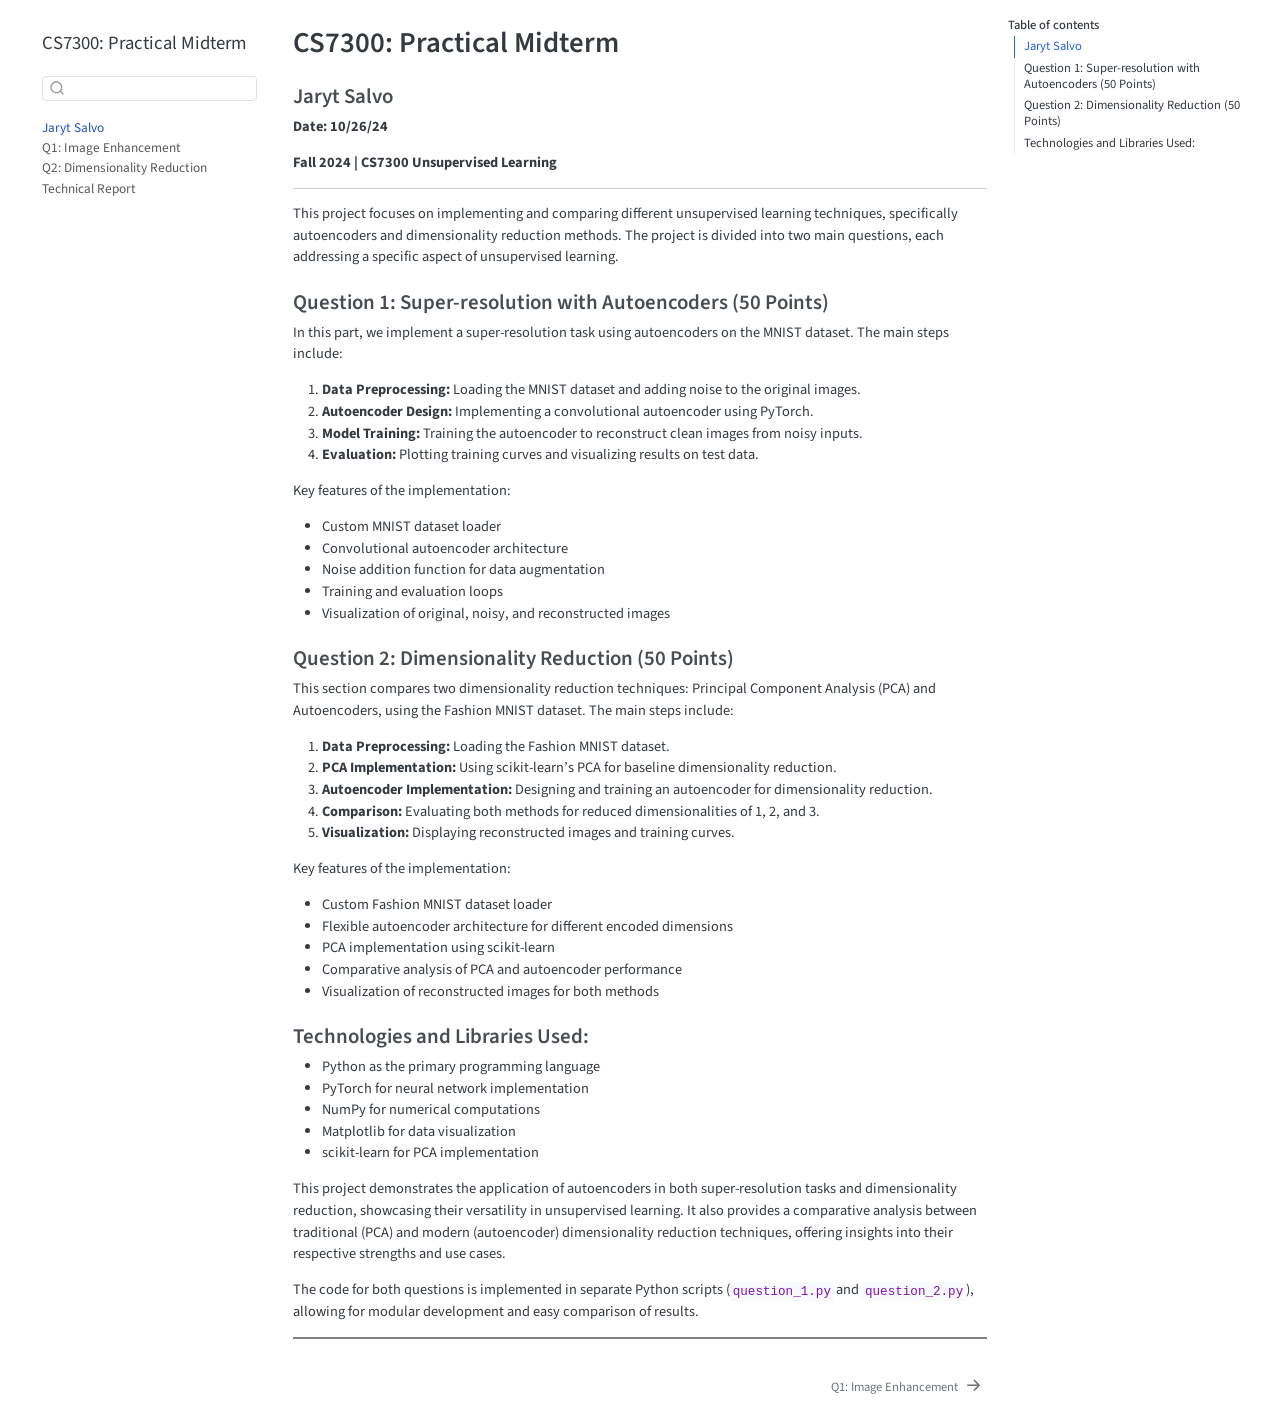
<file: docs/index.html>
<!DOCTYPE html>
<html xmlns="http://www.w3.org/1999/xhtml" lang="en" xml:lang="en"><head>

<meta charset="utf-8">
<meta name="generator" content="quarto-1.5.57">

<meta name="viewport" content="width=device-width, initial-scale=1.0, user-scalable=yes">


<title>CS7300: Practical Midterm</title>
<style>
code{white-space: pre-wrap;}
span.smallcaps{font-variant: small-caps;}
div.columns{display: flex; gap: min(4vw, 1.5em);}
div.column{flex: auto; overflow-x: auto;}
div.hanging-indent{margin-left: 1.5em; text-indent: -1.5em;}
ul.task-list{list-style: none;}
ul.task-list li input[type="checkbox"] {
  width: 0.8em;
  margin: 0 0.8em 0.2em -1em; /* quarto-specific, see https://github.com/quarto-dev/quarto-cli/issues/4556 */ 
  vertical-align: middle;
}
</style>


<script src="site_libs/quarto-nav/quarto-nav.js"></script>
<script src="site_libs/quarto-nav/headroom.min.js"></script>
<script src="site_libs/clipboard/clipboard.min.js"></script>
<script src="site_libs/quarto-search/autocomplete.umd.js"></script>
<script src="site_libs/quarto-search/fuse.min.js"></script>
<script src="site_libs/quarto-search/quarto-search.js"></script>
<meta name="quarto:offset" content="./">
<link href="./notebooks/question_1.html" rel="next">
<script src="site_libs/quarto-html/quarto.js"></script>
<script src="site_libs/quarto-html/popper.min.js"></script>
<script src="site_libs/quarto-html/tippy.umd.min.js"></script>
<script src="site_libs/quarto-html/anchor.min.js"></script>
<link href="site_libs/quarto-html/tippy.css" rel="stylesheet">
<link href="site_libs/quarto-html/quarto-syntax-highlighting.css" rel="stylesheet" id="quarto-text-highlighting-styles">
<script src="site_libs/bootstrap/bootstrap.min.js"></script>
<link href="site_libs/bootstrap/bootstrap-icons.css" rel="stylesheet">
<link href="site_libs/bootstrap/bootstrap.min.css" rel="stylesheet" id="quarto-bootstrap" data-mode="light">
<script id="quarto-search-options" type="application/json">{
  "location": "sidebar",
  "copy-button": false,
  "collapse-after": 3,
  "panel-placement": "start",
  "type": "textbox",
  "limit": 50,
  "keyboard-shortcut": [
    "f",
    "/",
    "s"
  ],
  "show-item-context": false,
  "language": {
    "search-no-results-text": "No results",
    "search-matching-documents-text": "matching documents",
    "search-copy-link-title": "Copy link to search",
    "search-hide-matches-text": "Hide additional matches",
    "search-more-match-text": "more match in this document",
    "search-more-matches-text": "more matches in this document",
    "search-clear-button-title": "Clear",
    "search-text-placeholder": "",
    "search-detached-cancel-button-title": "Cancel",
    "search-submit-button-title": "Submit",
    "search-label": "Search"
  }
}</script>
<link rel="icon" href="data:,">


</head>

<body class="nav-sidebar floating">

<div id="quarto-search-results"></div>
  <header id="quarto-header" class="headroom fixed-top">
  <nav class="quarto-secondary-nav">
    <div class="container-fluid d-flex">
      <button type="button" class="quarto-btn-toggle btn" data-bs-toggle="collapse" role="button" data-bs-target=".quarto-sidebar-collapse-item" aria-controls="quarto-sidebar" aria-expanded="false" aria-label="Toggle sidebar navigation" onclick="if (window.quartoToggleHeadroom) { window.quartoToggleHeadroom(); }">
        <i class="bi bi-layout-text-sidebar-reverse"></i>
      </button>
        <nav class="quarto-page-breadcrumbs" aria-label="breadcrumb"><ol class="breadcrumb"><li class="breadcrumb-item"><a href="./index.html"><span class="chapter-title">Jaryt Salvo</span></a></li></ol></nav>
        <a class="flex-grow-1" role="navigation" data-bs-toggle="collapse" data-bs-target=".quarto-sidebar-collapse-item" aria-controls="quarto-sidebar" aria-expanded="false" aria-label="Toggle sidebar navigation" onclick="if (window.quartoToggleHeadroom) { window.quartoToggleHeadroom(); }">      
        </a>
      <button type="button" class="btn quarto-search-button" aria-label="Search" onclick="window.quartoOpenSearch();">
        <i class="bi bi-search"></i>
      </button>
    </div>
  </nav>
</header>
<!-- content -->
<div id="quarto-content" class="quarto-container page-columns page-rows-contents page-layout-article">
<!-- sidebar -->
  <nav id="quarto-sidebar" class="sidebar collapse collapse-horizontal quarto-sidebar-collapse-item sidebar-navigation floating overflow-auto">
    <div class="pt-lg-2 mt-2 text-left sidebar-header">
    <div class="sidebar-title mb-0 py-0">
      <a href="./">CS7300: Practical Midterm</a> 
    </div>
      </div>
        <div class="mt-2 flex-shrink-0 align-items-center">
        <div class="sidebar-search">
        <div id="quarto-search" class="" title="Search"></div>
        </div>
        </div>
    <div class="sidebar-menu-container"> 
    <ul class="list-unstyled mt-1">
        <li class="sidebar-item">
  <div class="sidebar-item-container"> 
  <a href="./index.html" class="sidebar-item-text sidebar-link active"><span class="chapter-title">Jaryt Salvo</span></a>
  </div>
</li>
        <li class="sidebar-item">
  <div class="sidebar-item-container"> 
  <a href="./notebooks/question_1.html" class="sidebar-item-text sidebar-link"><span class="chapter-title">Q1: Image Enhancement</span></a>
  </div>
</li>
        <li class="sidebar-item">
  <div class="sidebar-item-container"> 
  <a href="./notebooks/question_2.html" class="sidebar-item-text sidebar-link"><span class="chapter-title">Q2: Dimensionality Reduction</span></a>
  </div>
</li>
        <li class="sidebar-item">
  <div class="sidebar-item-container"> 
  <a href="./notebooks/technical_report.html" class="sidebar-item-text sidebar-link"><span class="chapter-title">Technical Report</span></a>
  </div>
</li>
    </ul>
    </div>
</nav>
<div id="quarto-sidebar-glass" class="quarto-sidebar-collapse-item" data-bs-toggle="collapse" data-bs-target=".quarto-sidebar-collapse-item"></div>
<!-- margin-sidebar -->
    <div id="quarto-margin-sidebar" class="sidebar margin-sidebar">
        <nav id="TOC" role="doc-toc" class="toc-active">
    <h2 id="toc-title">Table of contents</h2>
   
  <ul>
  <li><a href="#jaryt-salvo" id="toc-jaryt-salvo" class="nav-link active" data-scroll-target="#jaryt-salvo">Jaryt Salvo</a></li>
  <li><a href="#question-1-super-resolution-with-autoencoders-50-points" id="toc-question-1-super-resolution-with-autoencoders-50-points" class="nav-link" data-scroll-target="#question-1-super-resolution-with-autoencoders-50-points">Question 1: Super-resolution with Autoencoders (50 Points)</a></li>
  <li><a href="#question-2-dimensionality-reduction-50-points" id="toc-question-2-dimensionality-reduction-50-points" class="nav-link" data-scroll-target="#question-2-dimensionality-reduction-50-points">Question 2: Dimensionality Reduction (50 Points)</a></li>
  <li><a href="#technologies-and-libraries-used" id="toc-technologies-and-libraries-used" class="nav-link" data-scroll-target="#technologies-and-libraries-used">Technologies and Libraries Used:</a></li>
  </ul>
</nav>
    </div>
<!-- main -->
<main class="content" id="quarto-document-content">

<header id="title-block-header" class="quarto-title-block default">
<div class="quarto-title">
<h1 class="title">CS7300: Practical Midterm</h1>
</div>



<div class="quarto-title-meta">

    
  
    
  </div>
  


</header>


<style></style>
<style>.printedClojure .sourceCode {
  background-color: transparent;
  border-style: none;
}
</style>
<style>.clay-limit-image-width .clay-image {max-width: 100%}
.clay-side-by-side .sourceCode {margin: 0}
.clay-side-by-side {margin: 1em 0}
</style>
<script src="index_files/md-default0.js" type="text/javascript"></script>
<script src="index_files/md-default1.js" type="text/javascript"></script>
<section id="jaryt-salvo" class="level3">
<h3 class="anchored" data-anchor-id="jaryt-salvo">Jaryt Salvo</h3>
<p><strong>Date:</strong> <strong>10/26/24</strong></p>
<p><strong>Fall 2024 | CS7300 Unsupervised Learning</strong></p>
<hr>
<p>This project focuses on implementing and comparing different unsupervised learning techniques, specifically autoencoders and dimensionality reduction methods. The project is divided into two main questions, each addressing a specific aspect of unsupervised learning.</p>
</section>
<section id="question-1-super-resolution-with-autoencoders-50-points" class="level3">
<h3 class="anchored" data-anchor-id="question-1-super-resolution-with-autoencoders-50-points">Question 1: Super-resolution with Autoencoders (50 Points)</h3>
<p>In this part, we implement a super-resolution task using autoencoders on the MNIST dataset. The main steps include:</p>
<ol type="1">
<li><strong>Data Preprocessing:</strong> Loading the MNIST dataset and adding noise to the original images.</li>
<li><strong>Autoencoder Design:</strong> Implementing a convolutional autoencoder using PyTorch.</li>
<li><strong>Model Training:</strong> Training the autoencoder to reconstruct clean images from noisy inputs.</li>
<li><strong>Evaluation:</strong> Plotting training curves and visualizing results on test data.</li>
</ol>
<p>Key features of the implementation:</p>
<ul>
<li>Custom MNIST dataset loader</li>
<li>Convolutional autoencoder architecture</li>
<li>Noise addition function for data augmentation</li>
<li>Training and evaluation loops</li>
<li>Visualization of original, noisy, and reconstructed images</li>
</ul>
</section>
<section id="question-2-dimensionality-reduction-50-points" class="level3">
<h3 class="anchored" data-anchor-id="question-2-dimensionality-reduction-50-points">Question 2: Dimensionality Reduction (50 Points)</h3>
<p>This section compares two dimensionality reduction techniques: Principal Component Analysis (PCA) and Autoencoders, using the Fashion MNIST dataset. The main steps include:</p>
<ol type="1">
<li><strong>Data Preprocessing:</strong> Loading the Fashion MNIST dataset.</li>
<li><strong>PCA Implementation:</strong> Using scikit-learn’s PCA for baseline dimensionality reduction.</li>
<li><strong>Autoencoder Implementation:</strong> Designing and training an autoencoder for dimensionality reduction.</li>
<li><strong>Comparison:</strong> Evaluating both methods for reduced dimensionalities of 1, 2, and 3.</li>
<li><strong>Visualization:</strong> Displaying reconstructed images and training curves.</li>
</ol>
<p>Key features of the implementation:</p>
<ul>
<li>Custom Fashion MNIST dataset loader</li>
<li>Flexible autoencoder architecture for different encoded dimensions</li>
<li>PCA implementation using scikit-learn</li>
<li>Comparative analysis of PCA and autoencoder performance</li>
<li>Visualization of reconstructed images for both methods</li>
</ul>
</section>
<section id="technologies-and-libraries-used" class="level3">
<h3 class="anchored" data-anchor-id="technologies-and-libraries-used">Technologies and Libraries Used:</h3>
<ul>
<li>Python as the primary programming language</li>
<li>PyTorch for neural network implementation</li>
<li>NumPy for numerical computations</li>
<li>Matplotlib for data visualization</li>
<li>scikit-learn for PCA implementation</li>
</ul>
<p>This project demonstrates the application of autoencoders in both super-resolution tasks and dimensionality reduction, showcasing their versatility in unsupervised learning. It also provides a comparative analysis between traditional (PCA) and modern (autoencoder) dimensionality reduction techniques, offering insights into their respective strengths and use cases.</p>
<p>The code for both questions is implemented in separate Python scripts (<code>question_1.py</code> and <code>question_2.py</code>), allowing for modular development and easy comparison of results.</p>
<div style="background-color:grey;height:2px;width:100%;"></div>
<div></div>


</section>

</main> <!-- /main -->
<script id="quarto-html-after-body" type="application/javascript">
window.document.addEventListener("DOMContentLoaded", function (event) {
  const toggleBodyColorMode = (bsSheetEl) => {
    const mode = bsSheetEl.getAttribute("data-mode");
    const bodyEl = window.document.querySelector("body");
    if (mode === "dark") {
      bodyEl.classList.add("quarto-dark");
      bodyEl.classList.remove("quarto-light");
    } else {
      bodyEl.classList.add("quarto-light");
      bodyEl.classList.remove("quarto-dark");
    }
  }
  const toggleBodyColorPrimary = () => {
    const bsSheetEl = window.document.querySelector("link#quarto-bootstrap");
    if (bsSheetEl) {
      toggleBodyColorMode(bsSheetEl);
    }
  }
  toggleBodyColorPrimary();  
  const icon = "";
  const anchorJS = new window.AnchorJS();
  anchorJS.options = {
    placement: 'right',
    icon: icon
  };
  anchorJS.add('.anchored');
  const isCodeAnnotation = (el) => {
    for (const clz of el.classList) {
      if (clz.startsWith('code-annotation-')) {                     
        return true;
      }
    }
    return false;
  }
  const onCopySuccess = function(e) {
    // button target
    const button = e.trigger;
    // don't keep focus
    button.blur();
    // flash "checked"
    button.classList.add('code-copy-button-checked');
    var currentTitle = button.getAttribute("title");
    button.setAttribute("title", "Copied!");
    let tooltip;
    if (window.bootstrap) {
      button.setAttribute("data-bs-toggle", "tooltip");
      button.setAttribute("data-bs-placement", "left");
      button.setAttribute("data-bs-title", "Copied!");
      tooltip = new bootstrap.Tooltip(button, 
        { trigger: "manual", 
          customClass: "code-copy-button-tooltip",
          offset: [0, -8]});
      tooltip.show();    
    }
    setTimeout(function() {
      if (tooltip) {
        tooltip.hide();
        button.removeAttribute("data-bs-title");
        button.removeAttribute("data-bs-toggle");
        button.removeAttribute("data-bs-placement");
      }
      button.setAttribute("title", currentTitle);
      button.classList.remove('code-copy-button-checked');
    }, 1000);
    // clear code selection
    e.clearSelection();
  }
  const getTextToCopy = function(trigger) {
      const codeEl = trigger.previousElementSibling.cloneNode(true);
      for (const childEl of codeEl.children) {
        if (isCodeAnnotation(childEl)) {
          childEl.remove();
        }
      }
      return codeEl.innerText;
  }
  const clipboard = new window.ClipboardJS('.code-copy-button:not([data-in-quarto-modal])', {
    text: getTextToCopy
  });
  clipboard.on('success', onCopySuccess);
  if (window.document.getElementById('quarto-embedded-source-code-modal')) {
    // For code content inside modals, clipBoardJS needs to be initialized with a container option
    // TODO: Check when it could be a function (https://github.com/zenorocha/clipboard.js/issues/860)
    const clipboardModal = new window.ClipboardJS('.code-copy-button[data-in-quarto-modal]', {
      text: getTextToCopy,
      container: window.document.getElementById('quarto-embedded-source-code-modal')
    });
    clipboardModal.on('success', onCopySuccess);
  }
    var localhostRegex = new RegExp(/^(?:http|https):\/\/localhost\:?[0-9]*\//);
    var mailtoRegex = new RegExp(/^mailto:/);
      var filterRegex = new RegExp('/' + window.location.host + '/');
    var isInternal = (href) => {
        return filterRegex.test(href) || localhostRegex.test(href) || mailtoRegex.test(href);
    }
    // Inspect non-navigation links and adorn them if external
 	var links = window.document.querySelectorAll('a[href]:not(.nav-link):not(.navbar-brand):not(.toc-action):not(.sidebar-link):not(.sidebar-item-toggle):not(.pagination-link):not(.no-external):not([aria-hidden]):not(.dropdown-item):not(.quarto-navigation-tool):not(.about-link)');
    for (var i=0; i<links.length; i++) {
      const link = links[i];
      if (!isInternal(link.href)) {
        // undo the damage that might have been done by quarto-nav.js in the case of
        // links that we want to consider external
        if (link.dataset.originalHref !== undefined) {
          link.href = link.dataset.originalHref;
        }
      }
    }
  function tippyHover(el, contentFn, onTriggerFn, onUntriggerFn) {
    const config = {
      allowHTML: true,
      maxWidth: 500,
      delay: 100,
      arrow: false,
      appendTo: function(el) {
          return el.parentElement;
      },
      interactive: true,
      interactiveBorder: 10,
      theme: 'quarto',
      placement: 'bottom-start',
    };
    if (contentFn) {
      config.content = contentFn;
    }
    if (onTriggerFn) {
      config.onTrigger = onTriggerFn;
    }
    if (onUntriggerFn) {
      config.onUntrigger = onUntriggerFn;
    }
    window.tippy(el, config); 
  }
  const noterefs = window.document.querySelectorAll('a[role="doc-noteref"]');
  for (var i=0; i<noterefs.length; i++) {
    const ref = noterefs[i];
    tippyHover(ref, function() {
      // use id or data attribute instead here
      let href = ref.getAttribute('data-footnote-href') || ref.getAttribute('href');
      try { href = new URL(href).hash; } catch {}
      const id = href.replace(/^#\/?/, "");
      const note = window.document.getElementById(id);
      if (note) {
        return note.innerHTML;
      } else {
        return "";
      }
    });
  }
  const xrefs = window.document.querySelectorAll('a.quarto-xref');
  const processXRef = (id, note) => {
    // Strip column container classes
    const stripColumnClz = (el) => {
      el.classList.remove("page-full", "page-columns");
      if (el.children) {
        for (const child of el.children) {
          stripColumnClz(child);
        }
      }
    }
    stripColumnClz(note)
    if (id === null || id.startsWith('sec-')) {
      // Special case sections, only their first couple elements
      const container = document.createElement("div");
      if (note.children && note.children.length > 2) {
        container.appendChild(note.children[0].cloneNode(true));
        for (let i = 1; i < note.children.length; i++) {
          const child = note.children[i];
          if (child.tagName === "P" && child.innerText === "") {
            continue;
          } else {
            container.appendChild(child.cloneNode(true));
            break;
          }
        }
        if (window.Quarto?.typesetMath) {
          window.Quarto.typesetMath(container);
        }
        return container.innerHTML
      } else {
        if (window.Quarto?.typesetMath) {
          window.Quarto.typesetMath(note);
        }
        return note.innerHTML;
      }
    } else {
      // Remove any anchor links if they are present
      const anchorLink = note.querySelector('a.anchorjs-link');
      if (anchorLink) {
        anchorLink.remove();
      }
      if (window.Quarto?.typesetMath) {
        window.Quarto.typesetMath(note);
      }
      // TODO in 1.5, we should make sure this works without a callout special case
      if (note.classList.contains("callout")) {
        return note.outerHTML;
      } else {
        return note.innerHTML;
      }
    }
  }
  for (var i=0; i<xrefs.length; i++) {
    const xref = xrefs[i];
    tippyHover(xref, undefined, function(instance) {
      instance.disable();
      let url = xref.getAttribute('href');
      let hash = undefined; 
      if (url.startsWith('#')) {
        hash = url;
      } else {
        try { hash = new URL(url).hash; } catch {}
      }
      if (hash) {
        const id = hash.replace(/^#\/?/, "");
        const note = window.document.getElementById(id);
        if (note !== null) {
          try {
            const html = processXRef(id, note.cloneNode(true));
            instance.setContent(html);
          } finally {
            instance.enable();
            instance.show();
          }
        } else {
          // See if we can fetch this
          fetch(url.split('#')[0])
          .then(res => res.text())
          .then(html => {
            const parser = new DOMParser();
            const htmlDoc = parser.parseFromString(html, "text/html");
            const note = htmlDoc.getElementById(id);
            if (note !== null) {
              const html = processXRef(id, note);
              instance.setContent(html);
            } 
          }).finally(() => {
            instance.enable();
            instance.show();
          });
        }
      } else {
        // See if we can fetch a full url (with no hash to target)
        // This is a special case and we should probably do some content thinning / targeting
        fetch(url)
        .then(res => res.text())
        .then(html => {
          const parser = new DOMParser();
          const htmlDoc = parser.parseFromString(html, "text/html");
          const note = htmlDoc.querySelector('main.content');
          if (note !== null) {
            // This should only happen for chapter cross references
            // (since there is no id in the URL)
            // remove the first header
            if (note.children.length > 0 && note.children[0].tagName === "HEADER") {
              note.children[0].remove();
            }
            const html = processXRef(null, note);
            instance.setContent(html);
          } 
        }).finally(() => {
          instance.enable();
          instance.show();
        });
      }
    }, function(instance) {
    });
  }
      let selectedAnnoteEl;
      const selectorForAnnotation = ( cell, annotation) => {
        let cellAttr = 'data-code-cell="' + cell + '"';
        let lineAttr = 'data-code-annotation="' +  annotation + '"';
        const selector = 'span[' + cellAttr + '][' + lineAttr + ']';
        return selector;
      }
      const selectCodeLines = (annoteEl) => {
        const doc = window.document;
        const targetCell = annoteEl.getAttribute("data-target-cell");
        const targetAnnotation = annoteEl.getAttribute("data-target-annotation");
        const annoteSpan = window.document.querySelector(selectorForAnnotation(targetCell, targetAnnotation));
        const lines = annoteSpan.getAttribute("data-code-lines").split(",");
        const lineIds = lines.map((line) => {
          return targetCell + "-" + line;
        })
        let top = null;
        let height = null;
        let parent = null;
        if (lineIds.length > 0) {
            //compute the position of the single el (top and bottom and make a div)
            const el = window.document.getElementById(lineIds[0]);
            top = el.offsetTop;
            height = el.offsetHeight;
            parent = el.parentElement.parentElement;
          if (lineIds.length > 1) {
            const lastEl = window.document.getElementById(lineIds[lineIds.length - 1]);
            const bottom = lastEl.offsetTop + lastEl.offsetHeight;
            height = bottom - top;
          }
          if (top !== null && height !== null && parent !== null) {
            // cook up a div (if necessary) and position it 
            let div = window.document.getElementById("code-annotation-line-highlight");
            if (div === null) {
              div = window.document.createElement("div");
              div.setAttribute("id", "code-annotation-line-highlight");
              div.style.position = 'absolute';
              parent.appendChild(div);
            }
            div.style.top = top - 2 + "px";
            div.style.height = height + 4 + "px";
            div.style.left = 0;
            let gutterDiv = window.document.getElementById("code-annotation-line-highlight-gutter");
            if (gutterDiv === null) {
              gutterDiv = window.document.createElement("div");
              gutterDiv.setAttribute("id", "code-annotation-line-highlight-gutter");
              gutterDiv.style.position = 'absolute';
              const codeCell = window.document.getElementById(targetCell);
              const gutter = codeCell.querySelector('.code-annotation-gutter');
              gutter.appendChild(gutterDiv);
            }
            gutterDiv.style.top = top - 2 + "px";
            gutterDiv.style.height = height + 4 + "px";
          }
          selectedAnnoteEl = annoteEl;
        }
      };
      const unselectCodeLines = () => {
        const elementsIds = ["code-annotation-line-highlight", "code-annotation-line-highlight-gutter"];
        elementsIds.forEach((elId) => {
          const div = window.document.getElementById(elId);
          if (div) {
            div.remove();
          }
        });
        selectedAnnoteEl = undefined;
      };
        // Handle positioning of the toggle
    window.addEventListener(
      "resize",
      throttle(() => {
        elRect = undefined;
        if (selectedAnnoteEl) {
          selectCodeLines(selectedAnnoteEl);
        }
      }, 10)
    );
    function throttle(fn, ms) {
    let throttle = false;
    let timer;
      return (...args) => {
        if(!throttle) { // first call gets through
            fn.apply(this, args);
            throttle = true;
        } else { // all the others get throttled
            if(timer) clearTimeout(timer); // cancel #2
            timer = setTimeout(() => {
              fn.apply(this, args);
              timer = throttle = false;
            }, ms);
        }
      };
    }
      // Attach click handler to the DT
      const annoteDls = window.document.querySelectorAll('dt[data-target-cell]');
      for (const annoteDlNode of annoteDls) {
        annoteDlNode.addEventListener('click', (event) => {
          const clickedEl = event.target;
          if (clickedEl !== selectedAnnoteEl) {
            unselectCodeLines();
            const activeEl = window.document.querySelector('dt[data-target-cell].code-annotation-active');
            if (activeEl) {
              activeEl.classList.remove('code-annotation-active');
            }
            selectCodeLines(clickedEl);
            clickedEl.classList.add('code-annotation-active');
          } else {
            // Unselect the line
            unselectCodeLines();
            clickedEl.classList.remove('code-annotation-active');
          }
        });
      }
  const findCites = (el) => {
    const parentEl = el.parentElement;
    if (parentEl) {
      const cites = parentEl.dataset.cites;
      if (cites) {
        return {
          el,
          cites: cites.split(' ')
        };
      } else {
        return findCites(el.parentElement)
      }
    } else {
      return undefined;
    }
  };
  var bibliorefs = window.document.querySelectorAll('a[role="doc-biblioref"]');
  for (var i=0; i<bibliorefs.length; i++) {
    const ref = bibliorefs[i];
    const citeInfo = findCites(ref);
    if (citeInfo) {
      tippyHover(citeInfo.el, function() {
        var popup = window.document.createElement('div');
        citeInfo.cites.forEach(function(cite) {
          var citeDiv = window.document.createElement('div');
          citeDiv.classList.add('hanging-indent');
          citeDiv.classList.add('csl-entry');
          var biblioDiv = window.document.getElementById('ref-' + cite);
          if (biblioDiv) {
            citeDiv.innerHTML = biblioDiv.innerHTML;
          }
          popup.appendChild(citeDiv);
        });
        return popup.innerHTML;
      });
    }
  }
});
</script>
<nav class="page-navigation">
  <div class="nav-page nav-page-previous">
  </div>
  <div class="nav-page nav-page-next">
      <a href="./notebooks/question_1.html" class="pagination-link" aria-label="Q1: Image Enhancement">
        <span class="nav-page-text"><span class="chapter-title">Q1: Image Enhancement</span></span> <i class="bi bi-arrow-right-short"></i>
      </a>
  </div>
</nav>
</div> <!-- /content -->




</body></html>
</file>
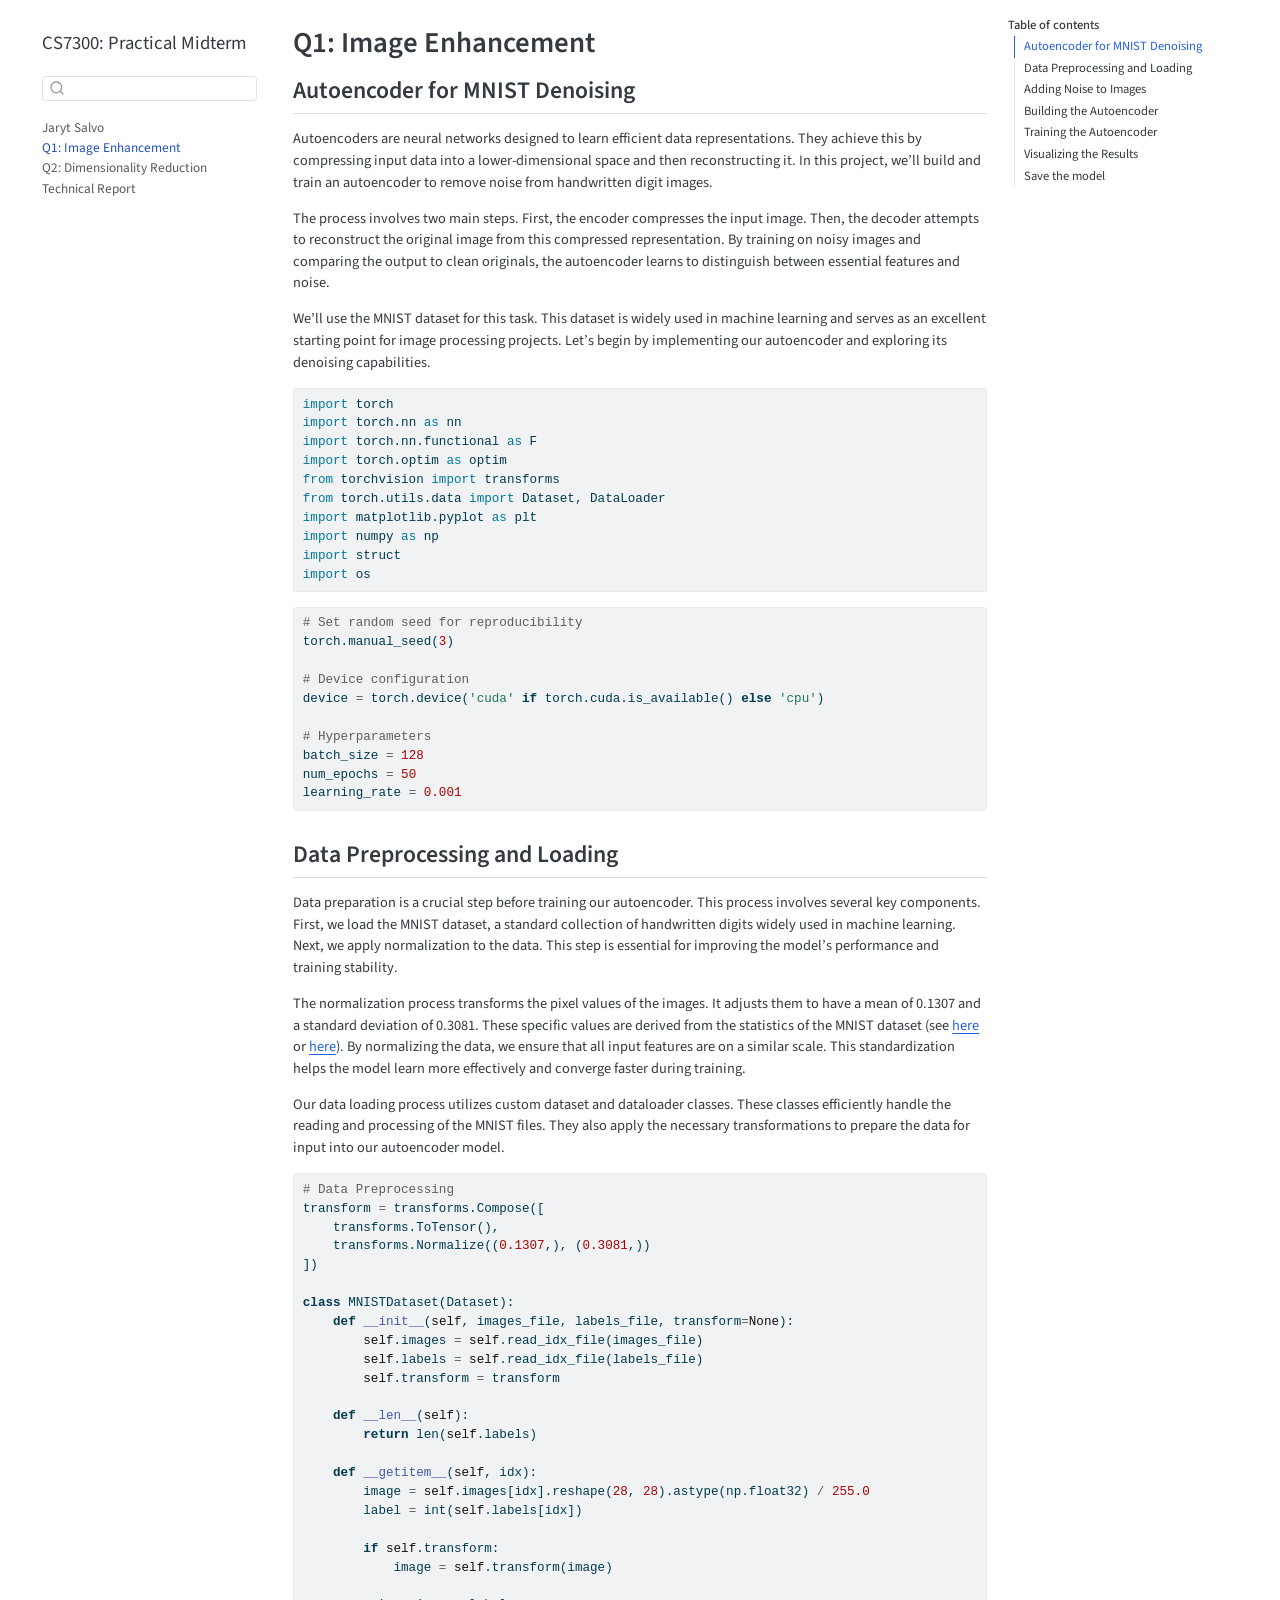
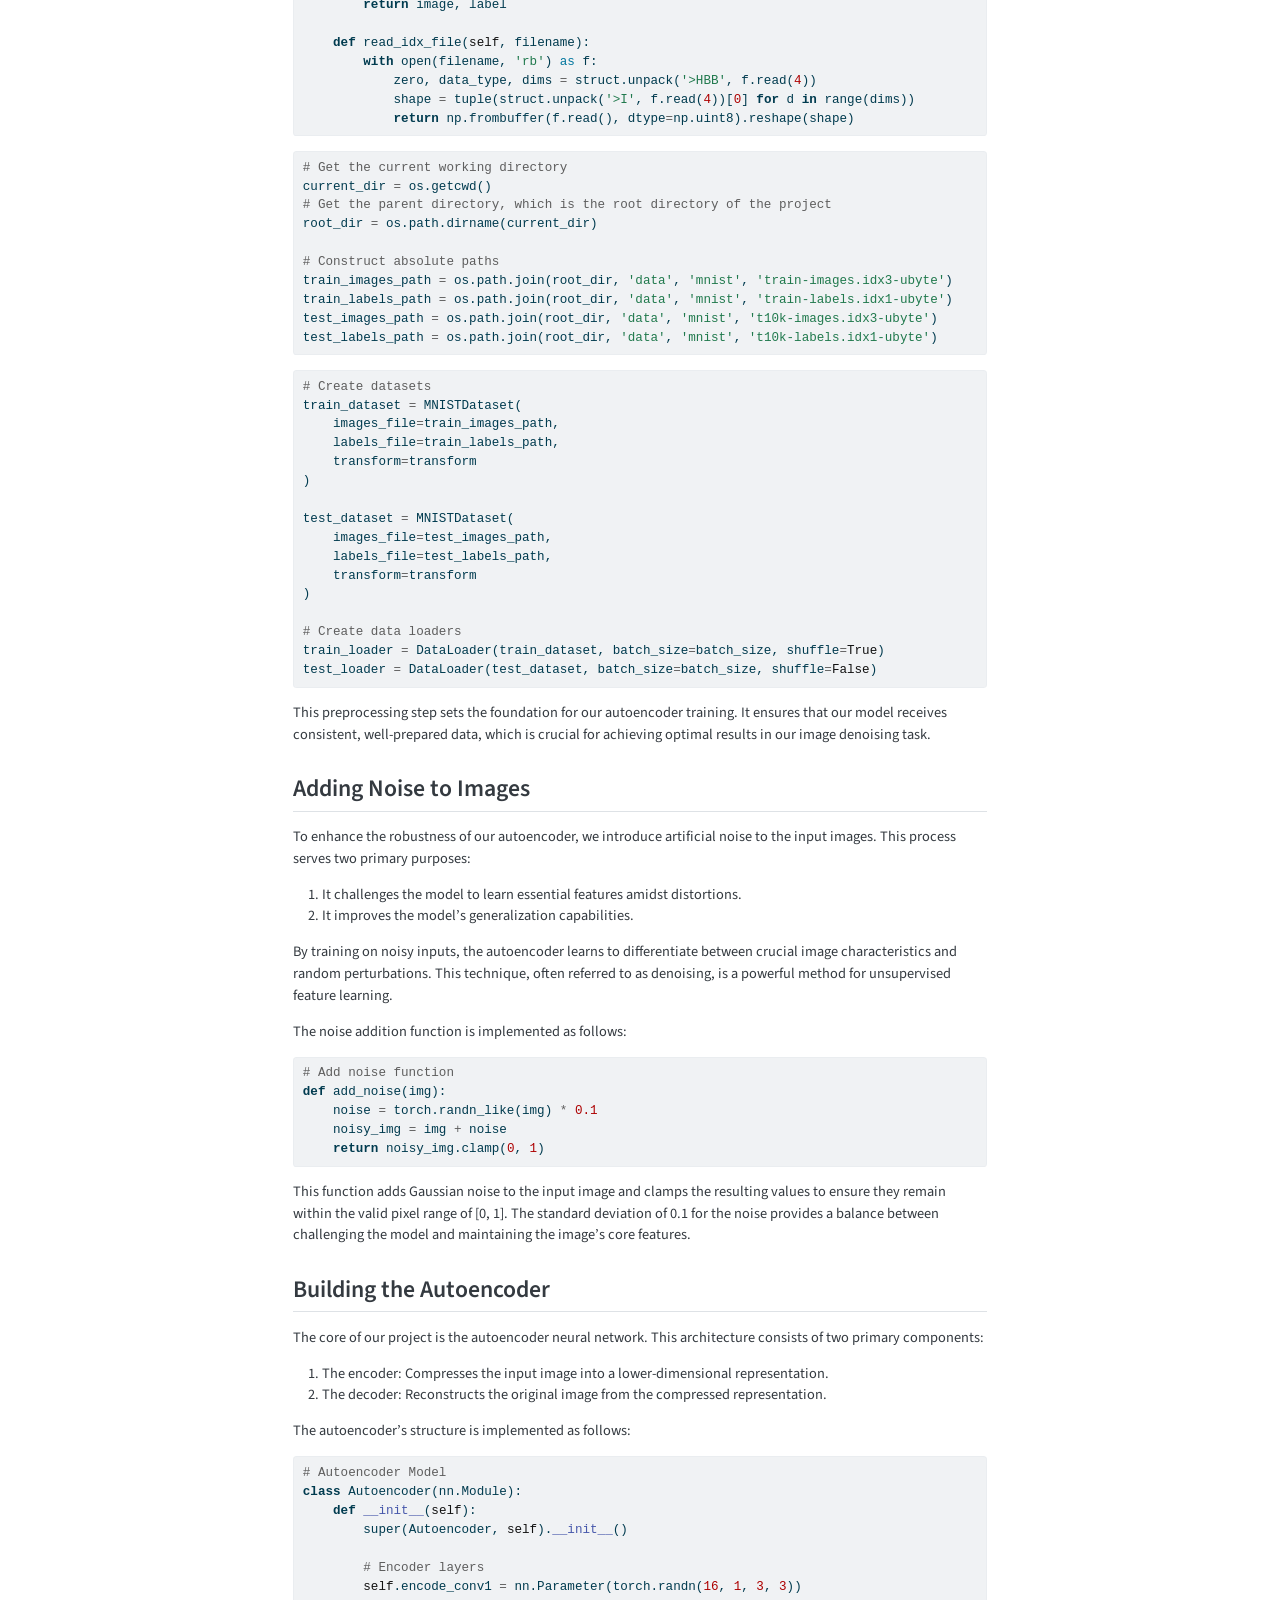
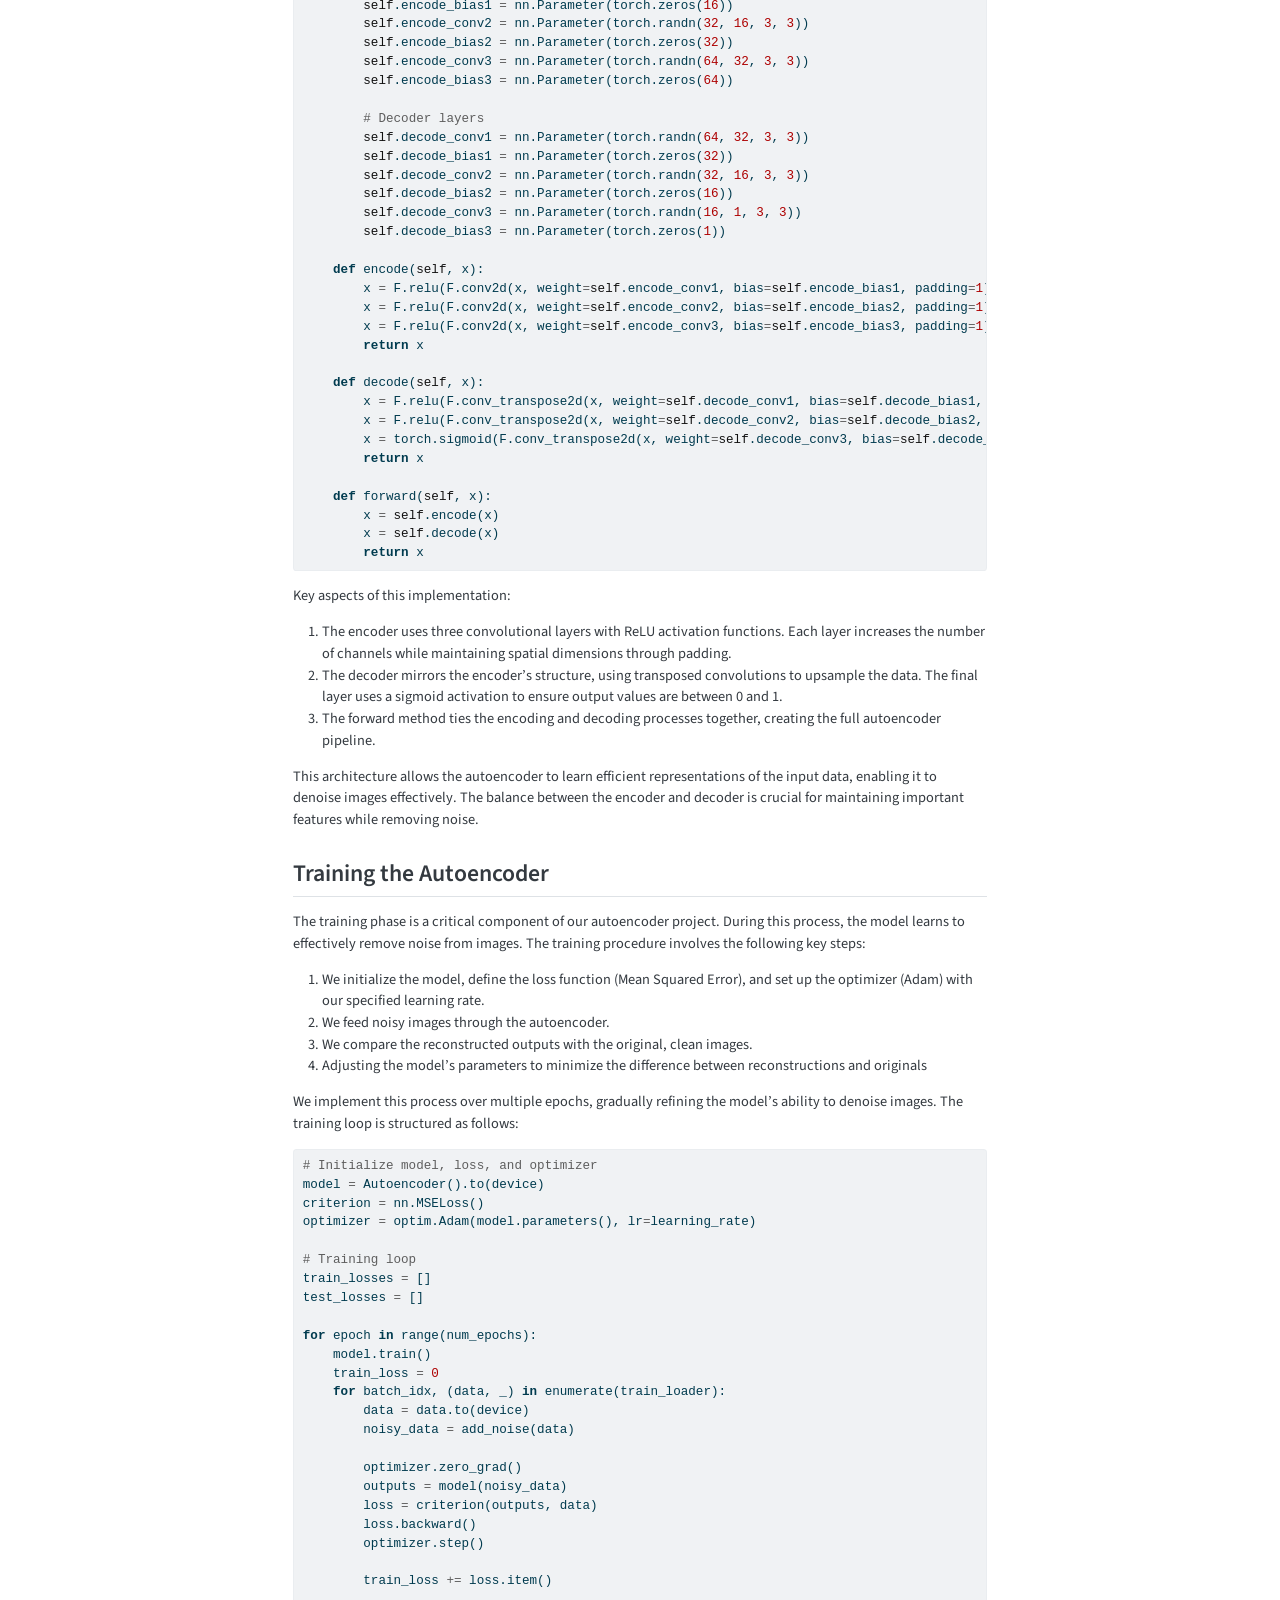
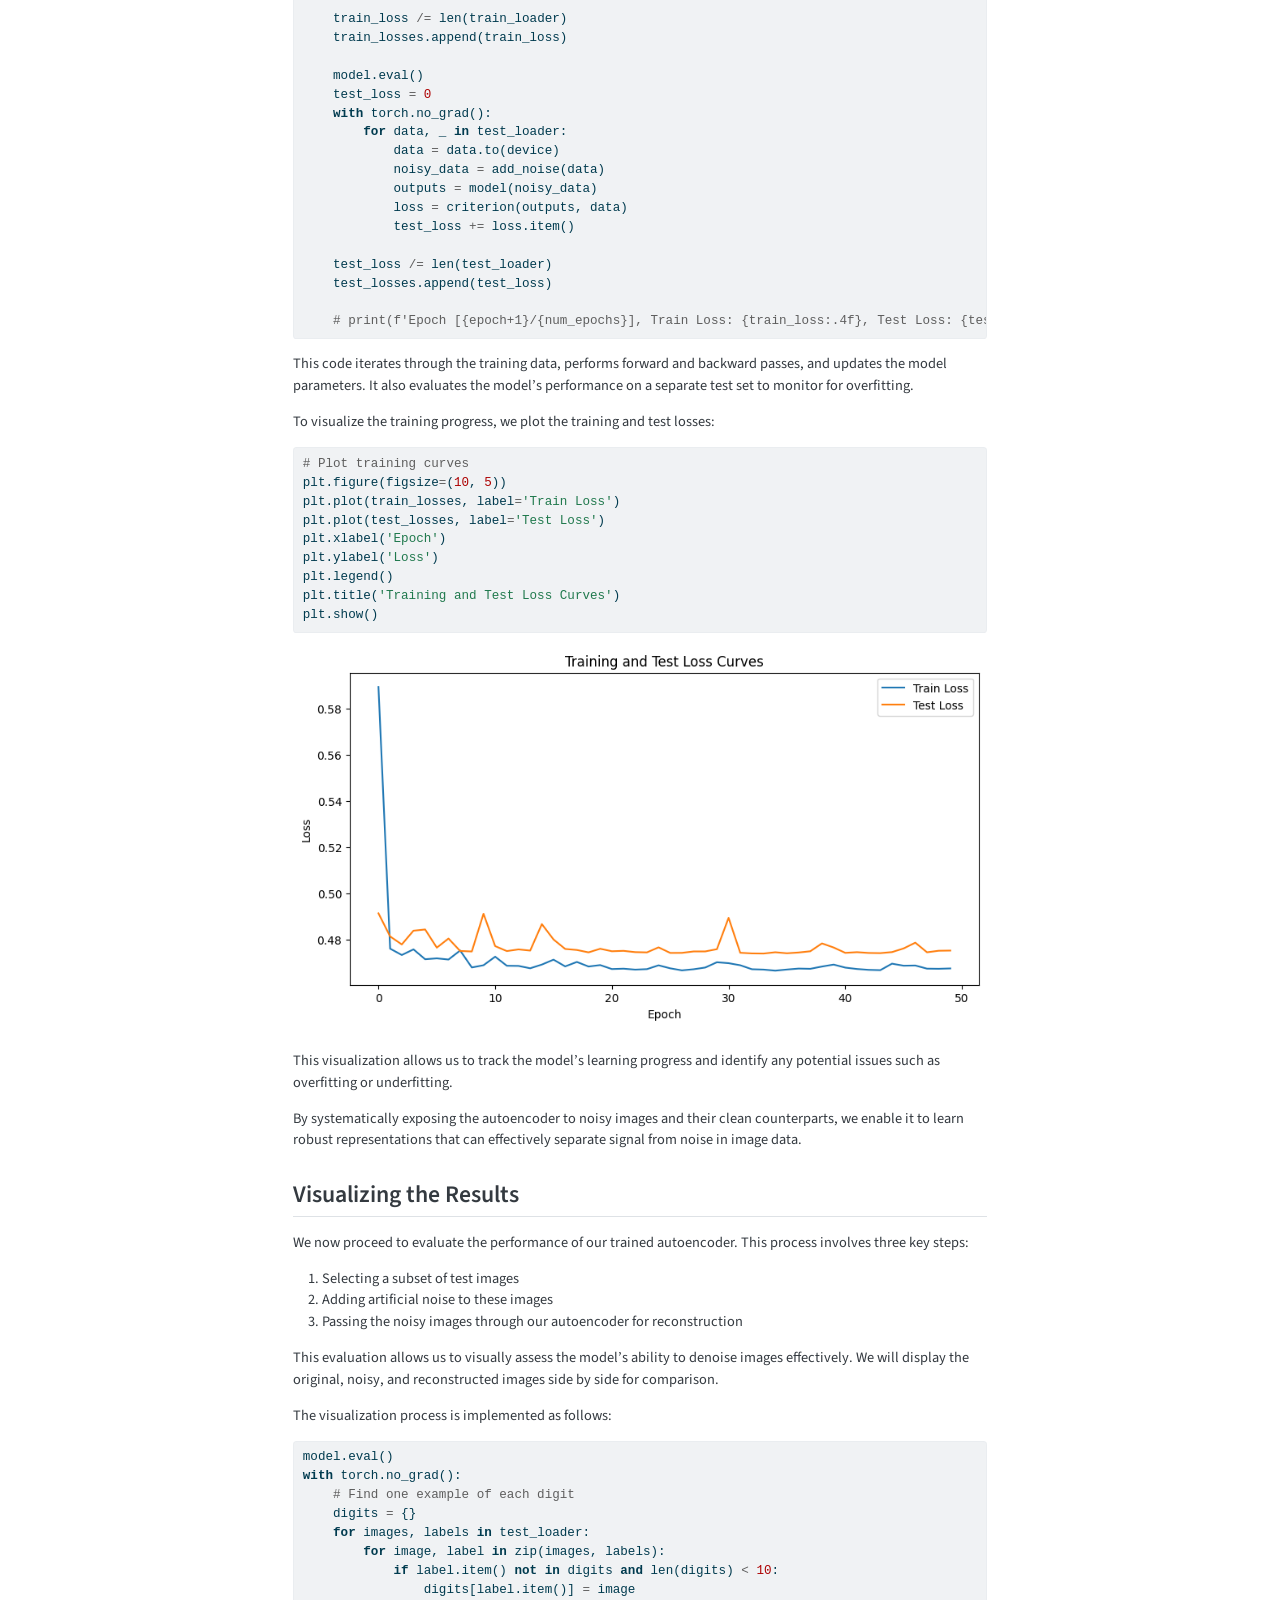
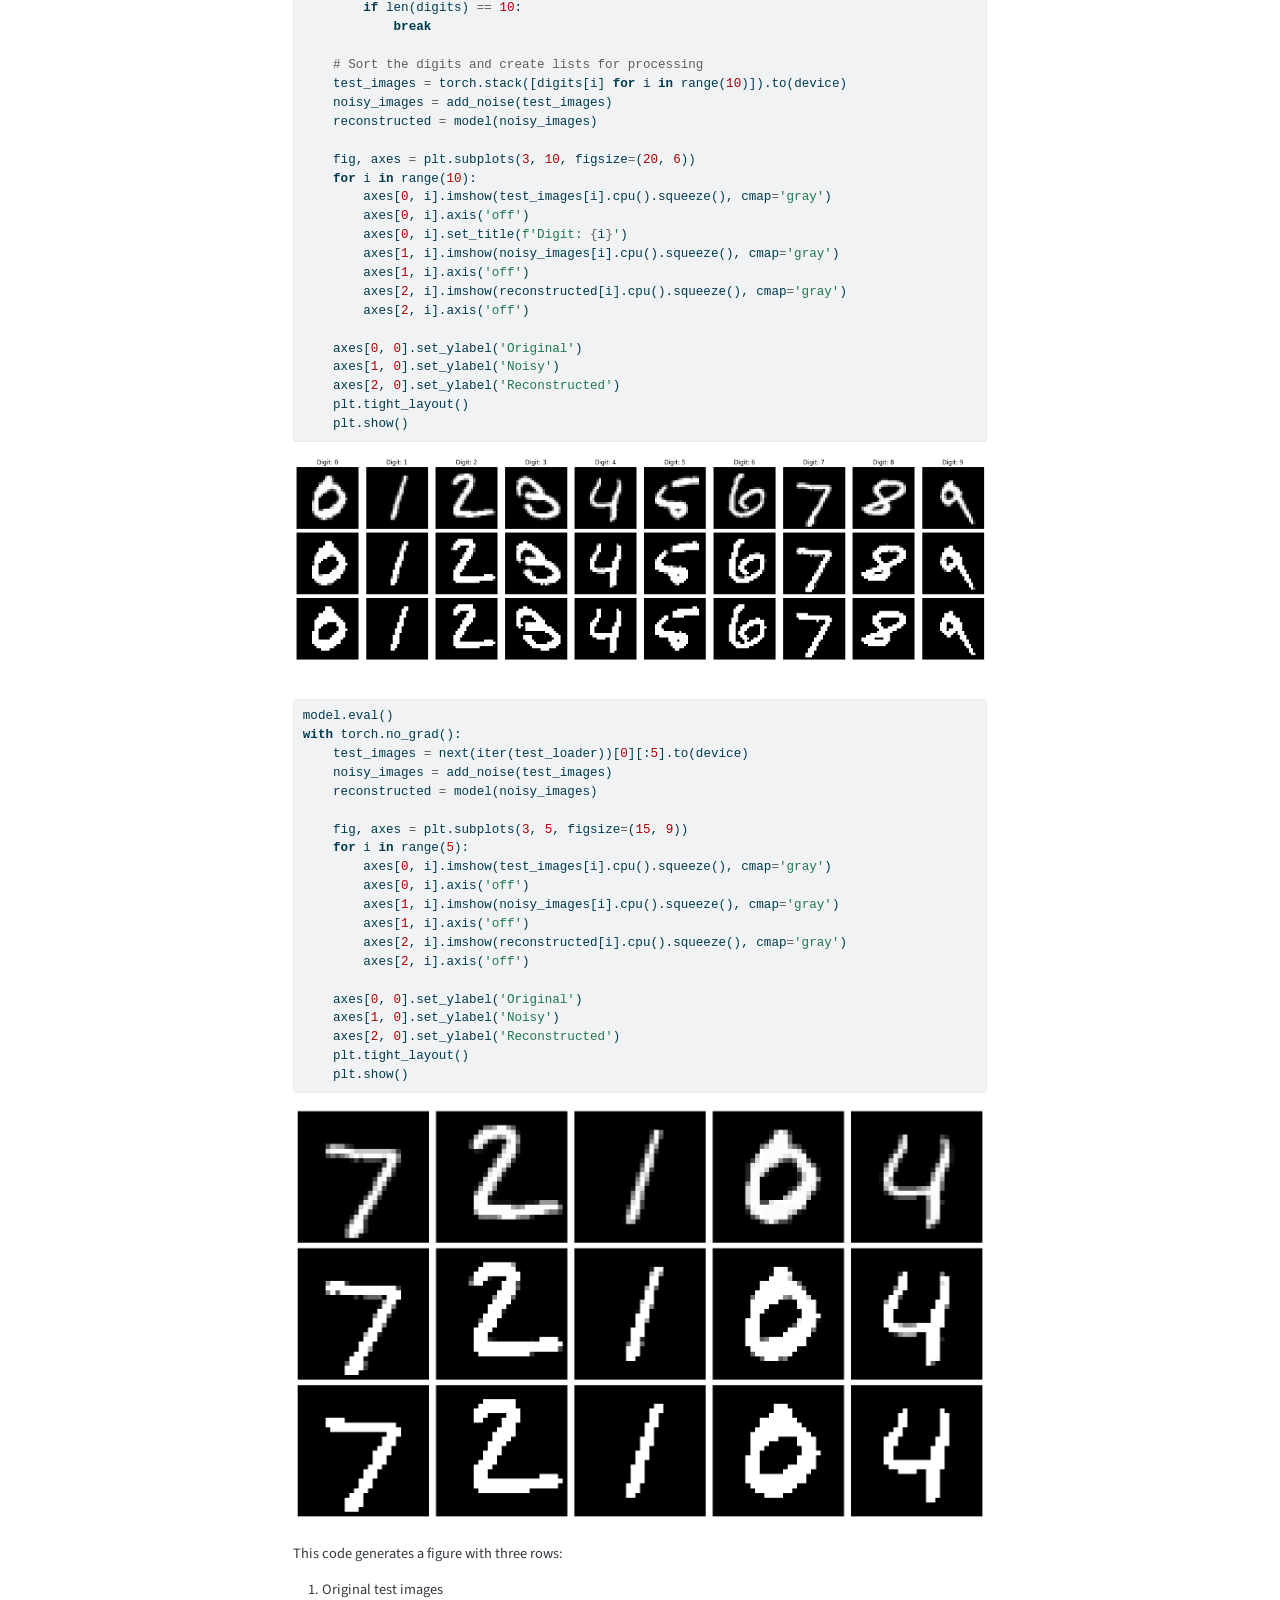
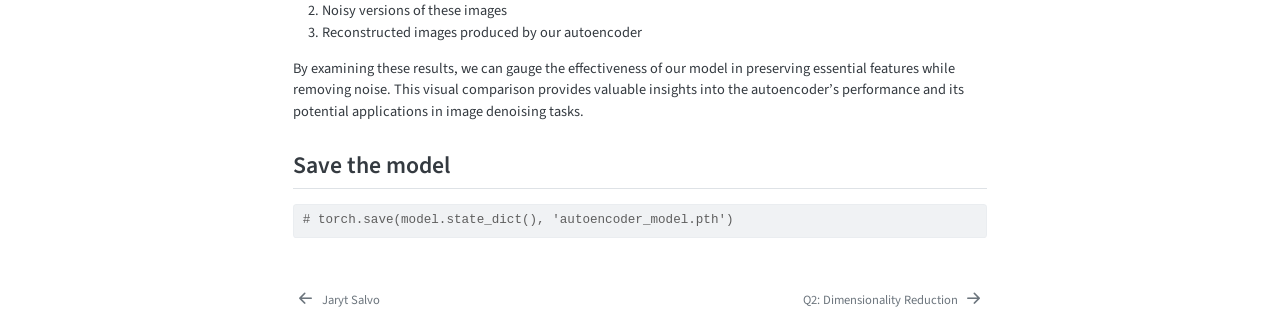
<file: docs/notebooks/question_1.html>
<!DOCTYPE html>
<html xmlns="http://www.w3.org/1999/xhtml" lang="en" xml:lang="en"><head>

<meta charset="utf-8">
<meta name="generator" content="quarto-1.5.57">

<meta name="viewport" content="width=device-width, initial-scale=1.0, user-scalable=yes">


<title>Q1: Image Enhancement – CS7300: Practical Midterm</title>
<style>
code{white-space: pre-wrap;}
span.smallcaps{font-variant: small-caps;}
div.columns{display: flex; gap: min(4vw, 1.5em);}
div.column{flex: auto; overflow-x: auto;}
div.hanging-indent{margin-left: 1.5em; text-indent: -1.5em;}
ul.task-list{list-style: none;}
ul.task-list li input[type="checkbox"] {
  width: 0.8em;
  margin: 0 0.8em 0.2em -1em; /* quarto-specific, see https://github.com/quarto-dev/quarto-cli/issues/4556 */ 
  vertical-align: middle;
}
/* CSS for syntax highlighting */
pre > code.sourceCode { white-space: pre; position: relative; }
pre > code.sourceCode > span { line-height: 1.25; }
pre > code.sourceCode > span:empty { height: 1.2em; }
.sourceCode { overflow: visible; }
code.sourceCode > span { color: inherit; text-decoration: inherit; }
div.sourceCode { margin: 1em 0; }
pre.sourceCode { margin: 0; }
@media screen {
div.sourceCode { overflow: auto; }
}
@media print {
pre > code.sourceCode { white-space: pre-wrap; }
pre > code.sourceCode > span { display: inline-block; text-indent: -5em; padding-left: 5em; }
}
pre.numberSource code
  { counter-reset: source-line 0; }
pre.numberSource code > span
  { position: relative; left: -4em; counter-increment: source-line; }
pre.numberSource code > span > a:first-child::before
  { content: counter(source-line);
    position: relative; left: -1em; text-align: right; vertical-align: baseline;
    border: none; display: inline-block;
    -webkit-touch-callout: none; -webkit-user-select: none;
    -khtml-user-select: none; -moz-user-select: none;
    -ms-user-select: none; user-select: none;
    padding: 0 4px; width: 4em;
  }
pre.numberSource { margin-left: 3em;  padding-left: 4px; }
div.sourceCode
  {   }
@media screen {
pre > code.sourceCode > span > a:first-child::before { text-decoration: underline; }
}
</style>


<script src="../site_libs/quarto-nav/quarto-nav.js"></script>
<script src="../site_libs/quarto-nav/headroom.min.js"></script>
<script src="../site_libs/clipboard/clipboard.min.js"></script>
<script src="../site_libs/quarto-search/autocomplete.umd.js"></script>
<script src="../site_libs/quarto-search/fuse.min.js"></script>
<script src="../site_libs/quarto-search/quarto-search.js"></script>
<meta name="quarto:offset" content="../">
<link href="../notebooks/question_2.html" rel="next">
<link href="../index.html" rel="prev">
<script src="../site_libs/quarto-html/quarto.js"></script>
<script src="../site_libs/quarto-html/popper.min.js"></script>
<script src="../site_libs/quarto-html/tippy.umd.min.js"></script>
<script src="../site_libs/quarto-html/anchor.min.js"></script>
<link href="../site_libs/quarto-html/tippy.css" rel="stylesheet">
<link href="../site_libs/quarto-html/quarto-syntax-highlighting.css" rel="stylesheet" id="quarto-text-highlighting-styles">
<script src="../site_libs/bootstrap/bootstrap.min.js"></script>
<link href="../site_libs/bootstrap/bootstrap-icons.css" rel="stylesheet">
<link href="../site_libs/bootstrap/bootstrap.min.css" rel="stylesheet" id="quarto-bootstrap" data-mode="light">
<script id="quarto-search-options" type="application/json">{
  "location": "sidebar",
  "copy-button": false,
  "collapse-after": 3,
  "panel-placement": "start",
  "type": "textbox",
  "limit": 50,
  "keyboard-shortcut": [
    "f",
    "/",
    "s"
  ],
  "show-item-context": false,
  "language": {
    "search-no-results-text": "No results",
    "search-matching-documents-text": "matching documents",
    "search-copy-link-title": "Copy link to search",
    "search-hide-matches-text": "Hide additional matches",
    "search-more-match-text": "more match in this document",
    "search-more-matches-text": "more matches in this document",
    "search-clear-button-title": "Clear",
    "search-text-placeholder": "",
    "search-detached-cancel-button-title": "Cancel",
    "search-submit-button-title": "Submit",
    "search-label": "Search"
  }
}</script>


</head>

<body class="nav-sidebar floating">

<div id="quarto-search-results"></div>
  <header id="quarto-header" class="headroom fixed-top">
  <nav class="quarto-secondary-nav">
    <div class="container-fluid d-flex">
      <button type="button" class="quarto-btn-toggle btn" data-bs-toggle="collapse" role="button" data-bs-target=".quarto-sidebar-collapse-item" aria-controls="quarto-sidebar" aria-expanded="false" aria-label="Toggle sidebar navigation" onclick="if (window.quartoToggleHeadroom) { window.quartoToggleHeadroom(); }">
        <i class="bi bi-layout-text-sidebar-reverse"></i>
      </button>
        <nav class="quarto-page-breadcrumbs" aria-label="breadcrumb"><ol class="breadcrumb"><li class="breadcrumb-item"><a href="../notebooks/question_1.html"><span class="chapter-title">Q1: Image Enhancement</span></a></li></ol></nav>
        <a class="flex-grow-1" role="navigation" data-bs-toggle="collapse" data-bs-target=".quarto-sidebar-collapse-item" aria-controls="quarto-sidebar" aria-expanded="false" aria-label="Toggle sidebar navigation" onclick="if (window.quartoToggleHeadroom) { window.quartoToggleHeadroom(); }">      
        </a>
      <button type="button" class="btn quarto-search-button" aria-label="Search" onclick="window.quartoOpenSearch();">
        <i class="bi bi-search"></i>
      </button>
    </div>
  </nav>
</header>
<!-- content -->
<div id="quarto-content" class="quarto-container page-columns page-rows-contents page-layout-article">
<!-- sidebar -->
  <nav id="quarto-sidebar" class="sidebar collapse collapse-horizontal quarto-sidebar-collapse-item sidebar-navigation floating overflow-auto">
    <div class="pt-lg-2 mt-2 text-left sidebar-header">
    <div class="sidebar-title mb-0 py-0">
      <a href="../">CS7300: Practical Midterm</a> 
    </div>
      </div>
        <div class="mt-2 flex-shrink-0 align-items-center">
        <div class="sidebar-search">
        <div id="quarto-search" class="" title="Search"></div>
        </div>
        </div>
    <div class="sidebar-menu-container"> 
    <ul class="list-unstyled mt-1">
        <li class="sidebar-item">
  <div class="sidebar-item-container"> 
  <a href="../index.html" class="sidebar-item-text sidebar-link"><span class="chapter-title">Jaryt Salvo</span></a>
  </div>
</li>
        <li class="sidebar-item">
  <div class="sidebar-item-container"> 
  <a href="../notebooks/question_1.html" class="sidebar-item-text sidebar-link active"><span class="chapter-title">Q1: Image Enhancement</span></a>
  </div>
</li>
        <li class="sidebar-item">
  <div class="sidebar-item-container"> 
  <a href="../notebooks/question_2.html" class="sidebar-item-text sidebar-link"><span class="chapter-title">Q2: Dimensionality Reduction</span></a>
  </div>
</li>
        <li class="sidebar-item">
  <div class="sidebar-item-container"> 
  <a href="../notebooks/technical_report.html" class="sidebar-item-text sidebar-link"><span class="chapter-title">Technical Report</span></a>
  </div>
</li>
    </ul>
    </div>
</nav>
<div id="quarto-sidebar-glass" class="quarto-sidebar-collapse-item" data-bs-toggle="collapse" data-bs-target=".quarto-sidebar-collapse-item"></div>
<!-- margin-sidebar -->
    <div id="quarto-margin-sidebar" class="sidebar margin-sidebar">
        <nav id="TOC" role="doc-toc" class="toc-active">
    <h2 id="toc-title">Table of contents</h2>
   
  <ul>
  <li><a href="#autoencoder-for-mnist-denoising" id="toc-autoencoder-for-mnist-denoising" class="nav-link active" data-scroll-target="#autoencoder-for-mnist-denoising">Autoencoder for MNIST Denoising</a></li>
  <li><a href="#data-preprocessing-and-loading" id="toc-data-preprocessing-and-loading" class="nav-link" data-scroll-target="#data-preprocessing-and-loading">Data Preprocessing and Loading</a></li>
  <li><a href="#adding-noise-to-images" id="toc-adding-noise-to-images" class="nav-link" data-scroll-target="#adding-noise-to-images">Adding Noise to Images</a></li>
  <li><a href="#building-the-autoencoder" id="toc-building-the-autoencoder" class="nav-link" data-scroll-target="#building-the-autoencoder">Building the Autoencoder</a></li>
  <li><a href="#training-the-autoencoder" id="toc-training-the-autoencoder" class="nav-link" data-scroll-target="#training-the-autoencoder">Training the Autoencoder</a></li>
  <li><a href="#visualizing-the-results" id="toc-visualizing-the-results" class="nav-link" data-scroll-target="#visualizing-the-results">Visualizing the Results</a></li>
  <li><a href="#save-the-model" id="toc-save-the-model" class="nav-link" data-scroll-target="#save-the-model">Save the model</a></li>
  </ul>
</nav>
    </div>
<!-- main -->
<main class="content" id="quarto-document-content">

<header id="title-block-header" class="quarto-title-block default">
<div class="quarto-title">
<h1 class="title"><span class="chapter-title">Q1: Image Enhancement</span></h1>
</div>



<div class="quarto-title-meta">

    
  
    
  </div>
  


</header>


<section id="autoencoder-for-mnist-denoising" class="level2">
<h2 class="anchored" data-anchor-id="autoencoder-for-mnist-denoising">Autoencoder for MNIST Denoising</h2>
<p>Autoencoders are neural networks designed to learn efficient data representations. They achieve this by compressing input data into a lower-dimensional space and then reconstructing it. In this project, we’ll build and train an autoencoder to remove noise from handwritten digit images.</p>
<p>The process involves two main steps. First, the encoder compresses the input image. Then, the decoder attempts to reconstruct the original image from this compressed representation. By training on noisy images and comparing the output to clean originals, the autoencoder learns to distinguish between essential features and noise.</p>
<p>We’ll use the MNIST dataset for this task. This dataset is widely used in machine learning and serves as an excellent starting point for image processing projects. Let’s begin by implementing our autoencoder and exploring its denoising capabilities.</p>
<div id="cell-1" class="cell" data-execution_count="12">
<div class="sourceCode cell-code" id="cb1"><pre class="sourceCode python code-with-copy"><code class="sourceCode python"><span id="cb1-1"><a href="#cb1-1" aria-hidden="true" tabindex="-1"></a><span class="im">import</span> torch</span>
<span id="cb1-2"><a href="#cb1-2" aria-hidden="true" tabindex="-1"></a><span class="im">import</span> torch.nn <span class="im">as</span> nn</span>
<span id="cb1-3"><a href="#cb1-3" aria-hidden="true" tabindex="-1"></a><span class="im">import</span> torch.nn.functional <span class="im">as</span> F</span>
<span id="cb1-4"><a href="#cb1-4" aria-hidden="true" tabindex="-1"></a><span class="im">import</span> torch.optim <span class="im">as</span> optim</span>
<span id="cb1-5"><a href="#cb1-5" aria-hidden="true" tabindex="-1"></a><span class="im">from</span> torchvision <span class="im">import</span> transforms</span>
<span id="cb1-6"><a href="#cb1-6" aria-hidden="true" tabindex="-1"></a><span class="im">from</span> torch.utils.data <span class="im">import</span> Dataset, DataLoader</span>
<span id="cb1-7"><a href="#cb1-7" aria-hidden="true" tabindex="-1"></a><span class="im">import</span> matplotlib.pyplot <span class="im">as</span> plt</span>
<span id="cb1-8"><a href="#cb1-8" aria-hidden="true" tabindex="-1"></a><span class="im">import</span> numpy <span class="im">as</span> np</span>
<span id="cb1-9"><a href="#cb1-9" aria-hidden="true" tabindex="-1"></a><span class="im">import</span> struct</span>
<span id="cb1-10"><a href="#cb1-10" aria-hidden="true" tabindex="-1"></a><span class="im">import</span> os</span></code><button title="Copy to Clipboard" class="code-copy-button"><i class="bi"></i></button></pre></div>
</div>
<div id="cell-2" class="cell" data-execution_count="13">
<div class="sourceCode cell-code" id="cb2"><pre class="sourceCode python code-with-copy"><code class="sourceCode python"><span id="cb2-1"><a href="#cb2-1" aria-hidden="true" tabindex="-1"></a><span class="co"># Set random seed for reproducibility</span></span>
<span id="cb2-2"><a href="#cb2-2" aria-hidden="true" tabindex="-1"></a>torch.manual_seed(<span class="dv">3</span>)</span>
<span id="cb2-3"><a href="#cb2-3" aria-hidden="true" tabindex="-1"></a></span>
<span id="cb2-4"><a href="#cb2-4" aria-hidden="true" tabindex="-1"></a><span class="co"># Device configuration</span></span>
<span id="cb2-5"><a href="#cb2-5" aria-hidden="true" tabindex="-1"></a>device <span class="op">=</span> torch.device(<span class="st">'cuda'</span> <span class="cf">if</span> torch.cuda.is_available() <span class="cf">else</span> <span class="st">'cpu'</span>)</span>
<span id="cb2-6"><a href="#cb2-6" aria-hidden="true" tabindex="-1"></a></span>
<span id="cb2-7"><a href="#cb2-7" aria-hidden="true" tabindex="-1"></a><span class="co"># Hyperparameters</span></span>
<span id="cb2-8"><a href="#cb2-8" aria-hidden="true" tabindex="-1"></a>batch_size <span class="op">=</span> <span class="dv">128</span></span>
<span id="cb2-9"><a href="#cb2-9" aria-hidden="true" tabindex="-1"></a>num_epochs <span class="op">=</span> <span class="dv">50</span></span>
<span id="cb2-10"><a href="#cb2-10" aria-hidden="true" tabindex="-1"></a>learning_rate <span class="op">=</span> <span class="fl">0.001</span></span></code><button title="Copy to Clipboard" class="code-copy-button"><i class="bi"></i></button></pre></div>
</div>
</section>
<section id="data-preprocessing-and-loading" class="level2">
<h2 class="anchored" data-anchor-id="data-preprocessing-and-loading">Data Preprocessing and Loading</h2>
<p>Data preparation is a crucial step before training our autoencoder. This process involves several key components. First, we load the MNIST dataset, a standard collection of handwritten digits widely used in machine learning. Next, we apply normalization to the data. This step is essential for improving the model’s performance and training stability.</p>
<p>The normalization process transforms the pixel values of the images. It adjusts them to have a mean of 0.1307 and a standard deviation of 0.3081. These specific values are derived from the statistics of the MNIST dataset (see <a href="https://discuss.pytorch.org/t/normalization-in-the-mnist-example/457">here</a> or <a href="https://stackoverflow.com/questions/63746182/correct-way-of-normalizing-and-scaling-the-mnist-dataset">here</a>). By normalizing the data, we ensure that all input features are on a similar scale. This standardization helps the model learn more effectively and converge faster during training.</p>
<p>Our data loading process utilizes custom dataset and dataloader classes. These classes efficiently handle the reading and processing of the MNIST files. They also apply the necessary transformations to prepare the data for input into our autoencoder model.</p>
<div id="cell-4" class="cell" data-execution_count="14">
<div class="sourceCode cell-code" id="cb3"><pre class="sourceCode python code-with-copy"><code class="sourceCode python"><span id="cb3-1"><a href="#cb3-1" aria-hidden="true" tabindex="-1"></a><span class="co"># Data Preprocessing</span></span>
<span id="cb3-2"><a href="#cb3-2" aria-hidden="true" tabindex="-1"></a>transform <span class="op">=</span> transforms.Compose([</span>
<span id="cb3-3"><a href="#cb3-3" aria-hidden="true" tabindex="-1"></a>    transforms.ToTensor(),</span>
<span id="cb3-4"><a href="#cb3-4" aria-hidden="true" tabindex="-1"></a>    transforms.Normalize((<span class="fl">0.1307</span>,), (<span class="fl">0.3081</span>,))</span>
<span id="cb3-5"><a href="#cb3-5" aria-hidden="true" tabindex="-1"></a>])</span>
<span id="cb3-6"><a href="#cb3-6" aria-hidden="true" tabindex="-1"></a></span>
<span id="cb3-7"><a href="#cb3-7" aria-hidden="true" tabindex="-1"></a><span class="kw">class</span> MNISTDataset(Dataset):</span>
<span id="cb3-8"><a href="#cb3-8" aria-hidden="true" tabindex="-1"></a>    <span class="kw">def</span> <span class="fu">__init__</span>(<span class="va">self</span>, images_file, labels_file, transform<span class="op">=</span><span class="va">None</span>):</span>
<span id="cb3-9"><a href="#cb3-9" aria-hidden="true" tabindex="-1"></a>        <span class="va">self</span>.images <span class="op">=</span> <span class="va">self</span>.read_idx_file(images_file)</span>
<span id="cb3-10"><a href="#cb3-10" aria-hidden="true" tabindex="-1"></a>        <span class="va">self</span>.labels <span class="op">=</span> <span class="va">self</span>.read_idx_file(labels_file)</span>
<span id="cb3-11"><a href="#cb3-11" aria-hidden="true" tabindex="-1"></a>        <span class="va">self</span>.transform <span class="op">=</span> transform</span>
<span id="cb3-12"><a href="#cb3-12" aria-hidden="true" tabindex="-1"></a></span>
<span id="cb3-13"><a href="#cb3-13" aria-hidden="true" tabindex="-1"></a>    <span class="kw">def</span> <span class="fu">__len__</span>(<span class="va">self</span>):</span>
<span id="cb3-14"><a href="#cb3-14" aria-hidden="true" tabindex="-1"></a>        <span class="cf">return</span> <span class="bu">len</span>(<span class="va">self</span>.labels)</span>
<span id="cb3-15"><a href="#cb3-15" aria-hidden="true" tabindex="-1"></a></span>
<span id="cb3-16"><a href="#cb3-16" aria-hidden="true" tabindex="-1"></a>    <span class="kw">def</span> <span class="fu">__getitem__</span>(<span class="va">self</span>, idx):</span>
<span id="cb3-17"><a href="#cb3-17" aria-hidden="true" tabindex="-1"></a>        image <span class="op">=</span> <span class="va">self</span>.images[idx].reshape(<span class="dv">28</span>, <span class="dv">28</span>).astype(np.float32) <span class="op">/</span> <span class="fl">255.0</span></span>
<span id="cb3-18"><a href="#cb3-18" aria-hidden="true" tabindex="-1"></a>        label <span class="op">=</span> <span class="bu">int</span>(<span class="va">self</span>.labels[idx])</span>
<span id="cb3-19"><a href="#cb3-19" aria-hidden="true" tabindex="-1"></a>        </span>
<span id="cb3-20"><a href="#cb3-20" aria-hidden="true" tabindex="-1"></a>        <span class="cf">if</span> <span class="va">self</span>.transform:</span>
<span id="cb3-21"><a href="#cb3-21" aria-hidden="true" tabindex="-1"></a>            image <span class="op">=</span> <span class="va">self</span>.transform(image)</span>
<span id="cb3-22"><a href="#cb3-22" aria-hidden="true" tabindex="-1"></a>        </span>
<span id="cb3-23"><a href="#cb3-23" aria-hidden="true" tabindex="-1"></a>        <span class="cf">return</span> image, label</span>
<span id="cb3-24"><a href="#cb3-24" aria-hidden="true" tabindex="-1"></a></span>
<span id="cb3-25"><a href="#cb3-25" aria-hidden="true" tabindex="-1"></a>    <span class="kw">def</span> read_idx_file(<span class="va">self</span>, filename):</span>
<span id="cb3-26"><a href="#cb3-26" aria-hidden="true" tabindex="-1"></a>        <span class="cf">with</span> <span class="bu">open</span>(filename, <span class="st">'rb'</span>) <span class="im">as</span> f:</span>
<span id="cb3-27"><a href="#cb3-27" aria-hidden="true" tabindex="-1"></a>            zero, data_type, dims <span class="op">=</span> struct.unpack(<span class="st">'&gt;HBB'</span>, f.read(<span class="dv">4</span>))</span>
<span id="cb3-28"><a href="#cb3-28" aria-hidden="true" tabindex="-1"></a>            shape <span class="op">=</span> <span class="bu">tuple</span>(struct.unpack(<span class="st">'&gt;I'</span>, f.read(<span class="dv">4</span>))[<span class="dv">0</span>] <span class="cf">for</span> d <span class="kw">in</span> <span class="bu">range</span>(dims))</span>
<span id="cb3-29"><a href="#cb3-29" aria-hidden="true" tabindex="-1"></a>            <span class="cf">return</span> np.frombuffer(f.read(), dtype<span class="op">=</span>np.uint8).reshape(shape)</span></code><button title="Copy to Clipboard" class="code-copy-button"><i class="bi"></i></button></pre></div>
</div>
<div id="cell-5" class="cell" data-execution_count="15">
<div class="sourceCode cell-code" id="cb4"><pre class="sourceCode python code-with-copy"><code class="sourceCode python"><span id="cb4-1"><a href="#cb4-1" aria-hidden="true" tabindex="-1"></a><span class="co"># Get the current working directory</span></span>
<span id="cb4-2"><a href="#cb4-2" aria-hidden="true" tabindex="-1"></a>current_dir <span class="op">=</span> os.getcwd()</span>
<span id="cb4-3"><a href="#cb4-3" aria-hidden="true" tabindex="-1"></a><span class="co"># Get the parent directory, which is the root directory of the project</span></span>
<span id="cb4-4"><a href="#cb4-4" aria-hidden="true" tabindex="-1"></a>root_dir <span class="op">=</span> os.path.dirname(current_dir)</span>
<span id="cb4-5"><a href="#cb4-5" aria-hidden="true" tabindex="-1"></a></span>
<span id="cb4-6"><a href="#cb4-6" aria-hidden="true" tabindex="-1"></a><span class="co"># Construct absolute paths</span></span>
<span id="cb4-7"><a href="#cb4-7" aria-hidden="true" tabindex="-1"></a>train_images_path <span class="op">=</span> os.path.join(root_dir, <span class="st">'data'</span>, <span class="st">'mnist'</span>, <span class="st">'train-images.idx3-ubyte'</span>)</span>
<span id="cb4-8"><a href="#cb4-8" aria-hidden="true" tabindex="-1"></a>train_labels_path <span class="op">=</span> os.path.join(root_dir, <span class="st">'data'</span>, <span class="st">'mnist'</span>, <span class="st">'train-labels.idx1-ubyte'</span>)</span>
<span id="cb4-9"><a href="#cb4-9" aria-hidden="true" tabindex="-1"></a>test_images_path <span class="op">=</span> os.path.join(root_dir, <span class="st">'data'</span>, <span class="st">'mnist'</span>, <span class="st">'t10k-images.idx3-ubyte'</span>)</span>
<span id="cb4-10"><a href="#cb4-10" aria-hidden="true" tabindex="-1"></a>test_labels_path <span class="op">=</span> os.path.join(root_dir, <span class="st">'data'</span>, <span class="st">'mnist'</span>, <span class="st">'t10k-labels.idx1-ubyte'</span>)</span></code><button title="Copy to Clipboard" class="code-copy-button"><i class="bi"></i></button></pre></div>
</div>
<div id="cell-6" class="cell" data-execution_count="16">
<div class="sourceCode cell-code" id="cb5"><pre class="sourceCode python code-with-copy"><code class="sourceCode python"><span id="cb5-1"><a href="#cb5-1" aria-hidden="true" tabindex="-1"></a><span class="co"># Create datasets</span></span>
<span id="cb5-2"><a href="#cb5-2" aria-hidden="true" tabindex="-1"></a>train_dataset <span class="op">=</span> MNISTDataset(</span>
<span id="cb5-3"><a href="#cb5-3" aria-hidden="true" tabindex="-1"></a>    images_file<span class="op">=</span>train_images_path,</span>
<span id="cb5-4"><a href="#cb5-4" aria-hidden="true" tabindex="-1"></a>    labels_file<span class="op">=</span>train_labels_path,</span>
<span id="cb5-5"><a href="#cb5-5" aria-hidden="true" tabindex="-1"></a>    transform<span class="op">=</span>transform</span>
<span id="cb5-6"><a href="#cb5-6" aria-hidden="true" tabindex="-1"></a>)</span>
<span id="cb5-7"><a href="#cb5-7" aria-hidden="true" tabindex="-1"></a></span>
<span id="cb5-8"><a href="#cb5-8" aria-hidden="true" tabindex="-1"></a>test_dataset <span class="op">=</span> MNISTDataset(</span>
<span id="cb5-9"><a href="#cb5-9" aria-hidden="true" tabindex="-1"></a>    images_file<span class="op">=</span>test_images_path,</span>
<span id="cb5-10"><a href="#cb5-10" aria-hidden="true" tabindex="-1"></a>    labels_file<span class="op">=</span>test_labels_path,</span>
<span id="cb5-11"><a href="#cb5-11" aria-hidden="true" tabindex="-1"></a>    transform<span class="op">=</span>transform</span>
<span id="cb5-12"><a href="#cb5-12" aria-hidden="true" tabindex="-1"></a>)</span>
<span id="cb5-13"><a href="#cb5-13" aria-hidden="true" tabindex="-1"></a></span>
<span id="cb5-14"><a href="#cb5-14" aria-hidden="true" tabindex="-1"></a><span class="co"># Create data loaders</span></span>
<span id="cb5-15"><a href="#cb5-15" aria-hidden="true" tabindex="-1"></a>train_loader <span class="op">=</span> DataLoader(train_dataset, batch_size<span class="op">=</span>batch_size, shuffle<span class="op">=</span><span class="va">True</span>)</span>
<span id="cb5-16"><a href="#cb5-16" aria-hidden="true" tabindex="-1"></a>test_loader <span class="op">=</span> DataLoader(test_dataset, batch_size<span class="op">=</span>batch_size, shuffle<span class="op">=</span><span class="va">False</span>)</span></code><button title="Copy to Clipboard" class="code-copy-button"><i class="bi"></i></button></pre></div>
</div>
<p>This preprocessing step sets the foundation for our autoencoder training. It ensures that our model receives consistent, well-prepared data, which is crucial for achieving optimal results in our image denoising task.</p>
</section>
<section id="adding-noise-to-images" class="level2">
<h2 class="anchored" data-anchor-id="adding-noise-to-images">Adding Noise to Images</h2>
<p>To enhance the robustness of our autoencoder, we introduce artificial noise to the input images. This process serves two primary purposes:</p>
<ol type="1">
<li>It challenges the model to learn essential features amidst distortions.</li>
<li>It improves the model’s generalization capabilities.</li>
</ol>
<p>By training on noisy inputs, the autoencoder learns to differentiate between crucial image characteristics and random perturbations. This technique, often referred to as denoising, is a powerful method for unsupervised feature learning.</p>
<p>The noise addition function is implemented as follows:</p>
<div id="cell-9" class="cell" data-execution_count="17">
<div class="sourceCode cell-code" id="cb6"><pre class="sourceCode python code-with-copy"><code class="sourceCode python"><span id="cb6-1"><a href="#cb6-1" aria-hidden="true" tabindex="-1"></a><span class="co"># Add noise function</span></span>
<span id="cb6-2"><a href="#cb6-2" aria-hidden="true" tabindex="-1"></a><span class="kw">def</span> add_noise(img):</span>
<span id="cb6-3"><a href="#cb6-3" aria-hidden="true" tabindex="-1"></a>    noise <span class="op">=</span> torch.randn_like(img) <span class="op">*</span> <span class="fl">0.1</span></span>
<span id="cb6-4"><a href="#cb6-4" aria-hidden="true" tabindex="-1"></a>    noisy_img <span class="op">=</span> img <span class="op">+</span> noise</span>
<span id="cb6-5"><a href="#cb6-5" aria-hidden="true" tabindex="-1"></a>    <span class="cf">return</span> noisy_img.clamp(<span class="dv">0</span>, <span class="dv">1</span>)</span></code><button title="Copy to Clipboard" class="code-copy-button"><i class="bi"></i></button></pre></div>
</div>
<p>This function adds Gaussian noise to the input image and clamps the resulting values to ensure they remain within the valid pixel range of [0, 1]. The standard deviation of 0.1 for the noise provides a balance between challenging the model and maintaining the image’s core features.</p>
</section>
<section id="building-the-autoencoder" class="level2">
<h2 class="anchored" data-anchor-id="building-the-autoencoder">Building the Autoencoder</h2>
<p>The core of our project is the autoencoder neural network. This architecture consists of two primary components:</p>
<ol type="1">
<li>The encoder: Compresses the input image into a lower-dimensional representation.</li>
<li>The decoder: Reconstructs the original image from the compressed representation.</li>
</ol>
<p>The autoencoder’s structure is implemented as follows:</p>
<div id="cell-12" class="cell" data-execution_count="18">
<div class="sourceCode cell-code" id="cb7"><pre class="sourceCode python code-with-copy"><code class="sourceCode python"><span id="cb7-1"><a href="#cb7-1" aria-hidden="true" tabindex="-1"></a><span class="co"># Autoencoder Model</span></span>
<span id="cb7-2"><a href="#cb7-2" aria-hidden="true" tabindex="-1"></a><span class="kw">class</span> Autoencoder(nn.Module):</span>
<span id="cb7-3"><a href="#cb7-3" aria-hidden="true" tabindex="-1"></a>    <span class="kw">def</span> <span class="fu">__init__</span>(<span class="va">self</span>):</span>
<span id="cb7-4"><a href="#cb7-4" aria-hidden="true" tabindex="-1"></a>        <span class="bu">super</span>(Autoencoder, <span class="va">self</span>).<span class="fu">__init__</span>()</span>
<span id="cb7-5"><a href="#cb7-5" aria-hidden="true" tabindex="-1"></a>        </span>
<span id="cb7-6"><a href="#cb7-6" aria-hidden="true" tabindex="-1"></a>        <span class="co"># Encoder layers</span></span>
<span id="cb7-7"><a href="#cb7-7" aria-hidden="true" tabindex="-1"></a>        <span class="va">self</span>.encode_conv1 <span class="op">=</span> nn.Parameter(torch.randn(<span class="dv">16</span>, <span class="dv">1</span>, <span class="dv">3</span>, <span class="dv">3</span>))</span>
<span id="cb7-8"><a href="#cb7-8" aria-hidden="true" tabindex="-1"></a>        <span class="va">self</span>.encode_bias1 <span class="op">=</span> nn.Parameter(torch.zeros(<span class="dv">16</span>))</span>
<span id="cb7-9"><a href="#cb7-9" aria-hidden="true" tabindex="-1"></a>        <span class="va">self</span>.encode_conv2 <span class="op">=</span> nn.Parameter(torch.randn(<span class="dv">32</span>, <span class="dv">16</span>, <span class="dv">3</span>, <span class="dv">3</span>))</span>
<span id="cb7-10"><a href="#cb7-10" aria-hidden="true" tabindex="-1"></a>        <span class="va">self</span>.encode_bias2 <span class="op">=</span> nn.Parameter(torch.zeros(<span class="dv">32</span>))</span>
<span id="cb7-11"><a href="#cb7-11" aria-hidden="true" tabindex="-1"></a>        <span class="va">self</span>.encode_conv3 <span class="op">=</span> nn.Parameter(torch.randn(<span class="dv">64</span>, <span class="dv">32</span>, <span class="dv">3</span>, <span class="dv">3</span>))</span>
<span id="cb7-12"><a href="#cb7-12" aria-hidden="true" tabindex="-1"></a>        <span class="va">self</span>.encode_bias3 <span class="op">=</span> nn.Parameter(torch.zeros(<span class="dv">64</span>))</span>
<span id="cb7-13"><a href="#cb7-13" aria-hidden="true" tabindex="-1"></a>        </span>
<span id="cb7-14"><a href="#cb7-14" aria-hidden="true" tabindex="-1"></a>        <span class="co"># Decoder layers</span></span>
<span id="cb7-15"><a href="#cb7-15" aria-hidden="true" tabindex="-1"></a>        <span class="va">self</span>.decode_conv1 <span class="op">=</span> nn.Parameter(torch.randn(<span class="dv">64</span>, <span class="dv">32</span>, <span class="dv">3</span>, <span class="dv">3</span>))</span>
<span id="cb7-16"><a href="#cb7-16" aria-hidden="true" tabindex="-1"></a>        <span class="va">self</span>.decode_bias1 <span class="op">=</span> nn.Parameter(torch.zeros(<span class="dv">32</span>))</span>
<span id="cb7-17"><a href="#cb7-17" aria-hidden="true" tabindex="-1"></a>        <span class="va">self</span>.decode_conv2 <span class="op">=</span> nn.Parameter(torch.randn(<span class="dv">32</span>, <span class="dv">16</span>, <span class="dv">3</span>, <span class="dv">3</span>))</span>
<span id="cb7-18"><a href="#cb7-18" aria-hidden="true" tabindex="-1"></a>        <span class="va">self</span>.decode_bias2 <span class="op">=</span> nn.Parameter(torch.zeros(<span class="dv">16</span>))</span>
<span id="cb7-19"><a href="#cb7-19" aria-hidden="true" tabindex="-1"></a>        <span class="va">self</span>.decode_conv3 <span class="op">=</span> nn.Parameter(torch.randn(<span class="dv">16</span>, <span class="dv">1</span>, <span class="dv">3</span>, <span class="dv">3</span>))</span>
<span id="cb7-20"><a href="#cb7-20" aria-hidden="true" tabindex="-1"></a>        <span class="va">self</span>.decode_bias3 <span class="op">=</span> nn.Parameter(torch.zeros(<span class="dv">1</span>))</span>
<span id="cb7-21"><a href="#cb7-21" aria-hidden="true" tabindex="-1"></a></span>
<span id="cb7-22"><a href="#cb7-22" aria-hidden="true" tabindex="-1"></a>    <span class="kw">def</span> encode(<span class="va">self</span>, x):</span>
<span id="cb7-23"><a href="#cb7-23" aria-hidden="true" tabindex="-1"></a>        x <span class="op">=</span> F.relu(F.conv2d(x, weight<span class="op">=</span><span class="va">self</span>.encode_conv1, bias<span class="op">=</span><span class="va">self</span>.encode_bias1, padding<span class="op">=</span><span class="dv">1</span>))</span>
<span id="cb7-24"><a href="#cb7-24" aria-hidden="true" tabindex="-1"></a>        x <span class="op">=</span> F.relu(F.conv2d(x, weight<span class="op">=</span><span class="va">self</span>.encode_conv2, bias<span class="op">=</span><span class="va">self</span>.encode_bias2, padding<span class="op">=</span><span class="dv">1</span>))</span>
<span id="cb7-25"><a href="#cb7-25" aria-hidden="true" tabindex="-1"></a>        x <span class="op">=</span> F.relu(F.conv2d(x, weight<span class="op">=</span><span class="va">self</span>.encode_conv3, bias<span class="op">=</span><span class="va">self</span>.encode_bias3, padding<span class="op">=</span><span class="dv">1</span>))</span>
<span id="cb7-26"><a href="#cb7-26" aria-hidden="true" tabindex="-1"></a>        <span class="cf">return</span> x</span>
<span id="cb7-27"><a href="#cb7-27" aria-hidden="true" tabindex="-1"></a>    </span>
<span id="cb7-28"><a href="#cb7-28" aria-hidden="true" tabindex="-1"></a>    <span class="kw">def</span> decode(<span class="va">self</span>, x):</span>
<span id="cb7-29"><a href="#cb7-29" aria-hidden="true" tabindex="-1"></a>        x <span class="op">=</span> F.relu(F.conv_transpose2d(x, weight<span class="op">=</span><span class="va">self</span>.decode_conv1, bias<span class="op">=</span><span class="va">self</span>.decode_bias1, padding<span class="op">=</span><span class="dv">1</span>))</span>
<span id="cb7-30"><a href="#cb7-30" aria-hidden="true" tabindex="-1"></a>        x <span class="op">=</span> F.relu(F.conv_transpose2d(x, weight<span class="op">=</span><span class="va">self</span>.decode_conv2, bias<span class="op">=</span><span class="va">self</span>.decode_bias2, padding<span class="op">=</span><span class="dv">1</span>))</span>
<span id="cb7-31"><a href="#cb7-31" aria-hidden="true" tabindex="-1"></a>        x <span class="op">=</span> torch.sigmoid(F.conv_transpose2d(x, weight<span class="op">=</span><span class="va">self</span>.decode_conv3, bias<span class="op">=</span><span class="va">self</span>.decode_bias3, padding<span class="op">=</span><span class="dv">1</span>))</span>
<span id="cb7-32"><a href="#cb7-32" aria-hidden="true" tabindex="-1"></a>        <span class="cf">return</span> x</span>
<span id="cb7-33"><a href="#cb7-33" aria-hidden="true" tabindex="-1"></a>    </span>
<span id="cb7-34"><a href="#cb7-34" aria-hidden="true" tabindex="-1"></a>    <span class="kw">def</span> forward(<span class="va">self</span>, x):</span>
<span id="cb7-35"><a href="#cb7-35" aria-hidden="true" tabindex="-1"></a>        x <span class="op">=</span> <span class="va">self</span>.encode(x)</span>
<span id="cb7-36"><a href="#cb7-36" aria-hidden="true" tabindex="-1"></a>        x <span class="op">=</span> <span class="va">self</span>.decode(x)</span>
<span id="cb7-37"><a href="#cb7-37" aria-hidden="true" tabindex="-1"></a>        <span class="cf">return</span> x</span></code><button title="Copy to Clipboard" class="code-copy-button"><i class="bi"></i></button></pre></div>
</div>
<p>Key aspects of this implementation:</p>
<ol type="1">
<li>The encoder uses three convolutional layers with ReLU activation functions. Each layer increases the number of channels while maintaining spatial dimensions through padding.</li>
<li>The decoder mirrors the encoder’s structure, using transposed convolutions to upsample the data. The final layer uses a sigmoid activation to ensure output values are between 0 and 1.</li>
<li>The forward method ties the encoding and decoding processes together, creating the full autoencoder pipeline.</li>
</ol>
<p>This architecture allows the autoencoder to learn efficient representations of the input data, enabling it to denoise images effectively. The balance between the encoder and decoder is crucial for maintaining important features while removing noise.</p>
</section>
<section id="training-the-autoencoder" class="level2">
<h2 class="anchored" data-anchor-id="training-the-autoencoder">Training the Autoencoder</h2>
<p>The training phase is a critical component of our autoencoder project. During this process, the model learns to effectively remove noise from images. The training procedure involves the following key steps:</p>
<ol type="1">
<li>We initialize the model, define the loss function (Mean Squared Error), and set up the optimizer (Adam) with our specified learning rate.</li>
<li>We feed noisy images through the autoencoder.</li>
<li>We compare the reconstructed outputs with the original, clean images.</li>
<li>Adjusting the model’s parameters to minimize the difference between reconstructions and originals</li>
</ol>
<p>We implement this process over multiple epochs, gradually refining the model’s ability to denoise images. The training loop is structured as follows:</p>
<div id="cell-15" class="cell" data-execution_count="19">
<div class="sourceCode cell-code" id="cb8"><pre class="sourceCode python code-with-copy"><code class="sourceCode python"><span id="cb8-1"><a href="#cb8-1" aria-hidden="true" tabindex="-1"></a><span class="co"># Initialize model, loss, and optimizer</span></span>
<span id="cb8-2"><a href="#cb8-2" aria-hidden="true" tabindex="-1"></a>model <span class="op">=</span> Autoencoder().to(device)</span>
<span id="cb8-3"><a href="#cb8-3" aria-hidden="true" tabindex="-1"></a>criterion <span class="op">=</span> nn.MSELoss()</span>
<span id="cb8-4"><a href="#cb8-4" aria-hidden="true" tabindex="-1"></a>optimizer <span class="op">=</span> optim.Adam(model.parameters(), lr<span class="op">=</span>learning_rate)</span>
<span id="cb8-5"><a href="#cb8-5" aria-hidden="true" tabindex="-1"></a></span>
<span id="cb8-6"><a href="#cb8-6" aria-hidden="true" tabindex="-1"></a><span class="co"># Training loop</span></span>
<span id="cb8-7"><a href="#cb8-7" aria-hidden="true" tabindex="-1"></a>train_losses <span class="op">=</span> []</span>
<span id="cb8-8"><a href="#cb8-8" aria-hidden="true" tabindex="-1"></a>test_losses <span class="op">=</span> []</span>
<span id="cb8-9"><a href="#cb8-9" aria-hidden="true" tabindex="-1"></a></span>
<span id="cb8-10"><a href="#cb8-10" aria-hidden="true" tabindex="-1"></a><span class="cf">for</span> epoch <span class="kw">in</span> <span class="bu">range</span>(num_epochs):</span>
<span id="cb8-11"><a href="#cb8-11" aria-hidden="true" tabindex="-1"></a>    model.train()</span>
<span id="cb8-12"><a href="#cb8-12" aria-hidden="true" tabindex="-1"></a>    train_loss <span class="op">=</span> <span class="dv">0</span></span>
<span id="cb8-13"><a href="#cb8-13" aria-hidden="true" tabindex="-1"></a>    <span class="cf">for</span> batch_idx, (data, _) <span class="kw">in</span> <span class="bu">enumerate</span>(train_loader):</span>
<span id="cb8-14"><a href="#cb8-14" aria-hidden="true" tabindex="-1"></a>        data <span class="op">=</span> data.to(device)</span>
<span id="cb8-15"><a href="#cb8-15" aria-hidden="true" tabindex="-1"></a>        noisy_data <span class="op">=</span> add_noise(data)</span>
<span id="cb8-16"><a href="#cb8-16" aria-hidden="true" tabindex="-1"></a>        </span>
<span id="cb8-17"><a href="#cb8-17" aria-hidden="true" tabindex="-1"></a>        optimizer.zero_grad()</span>
<span id="cb8-18"><a href="#cb8-18" aria-hidden="true" tabindex="-1"></a>        outputs <span class="op">=</span> model(noisy_data)</span>
<span id="cb8-19"><a href="#cb8-19" aria-hidden="true" tabindex="-1"></a>        loss <span class="op">=</span> criterion(outputs, data)</span>
<span id="cb8-20"><a href="#cb8-20" aria-hidden="true" tabindex="-1"></a>        loss.backward()</span>
<span id="cb8-21"><a href="#cb8-21" aria-hidden="true" tabindex="-1"></a>        optimizer.step()</span>
<span id="cb8-22"><a href="#cb8-22" aria-hidden="true" tabindex="-1"></a>        </span>
<span id="cb8-23"><a href="#cb8-23" aria-hidden="true" tabindex="-1"></a>        train_loss <span class="op">+=</span> loss.item()</span>
<span id="cb8-24"><a href="#cb8-24" aria-hidden="true" tabindex="-1"></a>    </span>
<span id="cb8-25"><a href="#cb8-25" aria-hidden="true" tabindex="-1"></a>    train_loss <span class="op">/=</span> <span class="bu">len</span>(train_loader)</span>
<span id="cb8-26"><a href="#cb8-26" aria-hidden="true" tabindex="-1"></a>    train_losses.append(train_loss)</span>
<span id="cb8-27"><a href="#cb8-27" aria-hidden="true" tabindex="-1"></a>    </span>
<span id="cb8-28"><a href="#cb8-28" aria-hidden="true" tabindex="-1"></a>    model.<span class="bu">eval</span>()</span>
<span id="cb8-29"><a href="#cb8-29" aria-hidden="true" tabindex="-1"></a>    test_loss <span class="op">=</span> <span class="dv">0</span></span>
<span id="cb8-30"><a href="#cb8-30" aria-hidden="true" tabindex="-1"></a>    <span class="cf">with</span> torch.no_grad():</span>
<span id="cb8-31"><a href="#cb8-31" aria-hidden="true" tabindex="-1"></a>        <span class="cf">for</span> data, _ <span class="kw">in</span> test_loader:</span>
<span id="cb8-32"><a href="#cb8-32" aria-hidden="true" tabindex="-1"></a>            data <span class="op">=</span> data.to(device)</span>
<span id="cb8-33"><a href="#cb8-33" aria-hidden="true" tabindex="-1"></a>            noisy_data <span class="op">=</span> add_noise(data)</span>
<span id="cb8-34"><a href="#cb8-34" aria-hidden="true" tabindex="-1"></a>            outputs <span class="op">=</span> model(noisy_data)</span>
<span id="cb8-35"><a href="#cb8-35" aria-hidden="true" tabindex="-1"></a>            loss <span class="op">=</span> criterion(outputs, data)</span>
<span id="cb8-36"><a href="#cb8-36" aria-hidden="true" tabindex="-1"></a>            test_loss <span class="op">+=</span> loss.item()</span>
<span id="cb8-37"><a href="#cb8-37" aria-hidden="true" tabindex="-1"></a>    </span>
<span id="cb8-38"><a href="#cb8-38" aria-hidden="true" tabindex="-1"></a>    test_loss <span class="op">/=</span> <span class="bu">len</span>(test_loader)</span>
<span id="cb8-39"><a href="#cb8-39" aria-hidden="true" tabindex="-1"></a>    test_losses.append(test_loss)</span>
<span id="cb8-40"><a href="#cb8-40" aria-hidden="true" tabindex="-1"></a>    </span>
<span id="cb8-41"><a href="#cb8-41" aria-hidden="true" tabindex="-1"></a>    <span class="co"># print(f'Epoch [{epoch+1}/{num_epochs}], Train Loss: {train_loss:.4f}, Test Loss: {test_loss:.4f}')</span></span></code><button title="Copy to Clipboard" class="code-copy-button"><i class="bi"></i></button></pre></div>
</div>
<p>This code iterates through the training data, performs forward and backward passes, and updates the model parameters. It also evaluates the model’s performance on a separate test set to monitor for overfitting.</p>
<p>To visualize the training progress, we plot the training and test losses:</p>
<div id="cell-17" class="cell" data-execution_count="20">
<div class="sourceCode cell-code" id="cb9"><pre class="sourceCode python code-with-copy"><code class="sourceCode python"><span id="cb9-1"><a href="#cb9-1" aria-hidden="true" tabindex="-1"></a><span class="co"># Plot training curves</span></span>
<span id="cb9-2"><a href="#cb9-2" aria-hidden="true" tabindex="-1"></a>plt.figure(figsize<span class="op">=</span>(<span class="dv">10</span>, <span class="dv">5</span>))</span>
<span id="cb9-3"><a href="#cb9-3" aria-hidden="true" tabindex="-1"></a>plt.plot(train_losses, label<span class="op">=</span><span class="st">'Train Loss'</span>)</span>
<span id="cb9-4"><a href="#cb9-4" aria-hidden="true" tabindex="-1"></a>plt.plot(test_losses, label<span class="op">=</span><span class="st">'Test Loss'</span>)</span>
<span id="cb9-5"><a href="#cb9-5" aria-hidden="true" tabindex="-1"></a>plt.xlabel(<span class="st">'Epoch'</span>)</span>
<span id="cb9-6"><a href="#cb9-6" aria-hidden="true" tabindex="-1"></a>plt.ylabel(<span class="st">'Loss'</span>)</span>
<span id="cb9-7"><a href="#cb9-7" aria-hidden="true" tabindex="-1"></a>plt.legend()</span>
<span id="cb9-8"><a href="#cb9-8" aria-hidden="true" tabindex="-1"></a>plt.title(<span class="st">'Training and Test Loss Curves'</span>)</span>
<span id="cb9-9"><a href="#cb9-9" aria-hidden="true" tabindex="-1"></a>plt.show()</span></code><button title="Copy to Clipboard" class="code-copy-button"><i class="bi"></i></button></pre></div>
<div class="cell-output cell-output-display">
<div>
<figure class="figure">
<p><img src="question_1_files/figure-html/cell-10-output-1.png" class="img-fluid figure-img"></p>
</figure>
</div>
</div>
</div>
<p>This visualization allows us to track the model’s learning progress and identify any potential issues such as overfitting or underfitting.</p>
<p>By systematically exposing the autoencoder to noisy images and their clean counterparts, we enable it to learn robust representations that can effectively separate signal from noise in image data.</p>
</section>
<section id="visualizing-the-results" class="level2">
<h2 class="anchored" data-anchor-id="visualizing-the-results">Visualizing the Results</h2>
<p>We now proceed to evaluate the performance of our trained autoencoder. This process involves three key steps:</p>
<ol type="1">
<li>Selecting a subset of test images</li>
<li>Adding artificial noise to these images</li>
<li>Passing the noisy images through our autoencoder for reconstruction</li>
</ol>
<p>This evaluation allows us to visually assess the model’s ability to denoise images effectively. We will display the original, noisy, and reconstructed images side by side for comparison.</p>
<p>The visualization process is implemented as follows:</p>
<div id="cell-20" class="cell" data-execution_count="21">
<div class="sourceCode cell-code" id="cb10"><pre class="sourceCode python code-with-copy"><code class="sourceCode python"><span id="cb10-1"><a href="#cb10-1" aria-hidden="true" tabindex="-1"></a>model.<span class="bu">eval</span>()</span>
<span id="cb10-2"><a href="#cb10-2" aria-hidden="true" tabindex="-1"></a><span class="cf">with</span> torch.no_grad():</span>
<span id="cb10-3"><a href="#cb10-3" aria-hidden="true" tabindex="-1"></a>    <span class="co"># Find one example of each digit</span></span>
<span id="cb10-4"><a href="#cb10-4" aria-hidden="true" tabindex="-1"></a>    digits <span class="op">=</span> {}</span>
<span id="cb10-5"><a href="#cb10-5" aria-hidden="true" tabindex="-1"></a>    <span class="cf">for</span> images, labels <span class="kw">in</span> test_loader:</span>
<span id="cb10-6"><a href="#cb10-6" aria-hidden="true" tabindex="-1"></a>        <span class="cf">for</span> image, label <span class="kw">in</span> <span class="bu">zip</span>(images, labels):</span>
<span id="cb10-7"><a href="#cb10-7" aria-hidden="true" tabindex="-1"></a>            <span class="cf">if</span> label.item() <span class="kw">not</span> <span class="kw">in</span> digits <span class="kw">and</span> <span class="bu">len</span>(digits) <span class="op">&lt;</span> <span class="dv">10</span>:</span>
<span id="cb10-8"><a href="#cb10-8" aria-hidden="true" tabindex="-1"></a>                digits[label.item()] <span class="op">=</span> image</span>
<span id="cb10-9"><a href="#cb10-9" aria-hidden="true" tabindex="-1"></a>        <span class="cf">if</span> <span class="bu">len</span>(digits) <span class="op">==</span> <span class="dv">10</span>:</span>
<span id="cb10-10"><a href="#cb10-10" aria-hidden="true" tabindex="-1"></a>            <span class="cf">break</span></span>
<span id="cb10-11"><a href="#cb10-11" aria-hidden="true" tabindex="-1"></a>    </span>
<span id="cb10-12"><a href="#cb10-12" aria-hidden="true" tabindex="-1"></a>    <span class="co"># Sort the digits and create lists for processing</span></span>
<span id="cb10-13"><a href="#cb10-13" aria-hidden="true" tabindex="-1"></a>    test_images <span class="op">=</span> torch.stack([digits[i] <span class="cf">for</span> i <span class="kw">in</span> <span class="bu">range</span>(<span class="dv">10</span>)]).to(device)</span>
<span id="cb10-14"><a href="#cb10-14" aria-hidden="true" tabindex="-1"></a>    noisy_images <span class="op">=</span> add_noise(test_images)</span>
<span id="cb10-15"><a href="#cb10-15" aria-hidden="true" tabindex="-1"></a>    reconstructed <span class="op">=</span> model(noisy_images)</span>
<span id="cb10-16"><a href="#cb10-16" aria-hidden="true" tabindex="-1"></a></span>
<span id="cb10-17"><a href="#cb10-17" aria-hidden="true" tabindex="-1"></a>    fig, axes <span class="op">=</span> plt.subplots(<span class="dv">3</span>, <span class="dv">10</span>, figsize<span class="op">=</span>(<span class="dv">20</span>, <span class="dv">6</span>))</span>
<span id="cb10-18"><a href="#cb10-18" aria-hidden="true" tabindex="-1"></a>    <span class="cf">for</span> i <span class="kw">in</span> <span class="bu">range</span>(<span class="dv">10</span>):</span>
<span id="cb10-19"><a href="#cb10-19" aria-hidden="true" tabindex="-1"></a>        axes[<span class="dv">0</span>, i].imshow(test_images[i].cpu().squeeze(), cmap<span class="op">=</span><span class="st">'gray'</span>)</span>
<span id="cb10-20"><a href="#cb10-20" aria-hidden="true" tabindex="-1"></a>        axes[<span class="dv">0</span>, i].axis(<span class="st">'off'</span>)</span>
<span id="cb10-21"><a href="#cb10-21" aria-hidden="true" tabindex="-1"></a>        axes[<span class="dv">0</span>, i].set_title(<span class="ss">f'Digit: </span><span class="sc">{</span>i<span class="sc">}</span><span class="ss">'</span>)</span>
<span id="cb10-22"><a href="#cb10-22" aria-hidden="true" tabindex="-1"></a>        axes[<span class="dv">1</span>, i].imshow(noisy_images[i].cpu().squeeze(), cmap<span class="op">=</span><span class="st">'gray'</span>)</span>
<span id="cb10-23"><a href="#cb10-23" aria-hidden="true" tabindex="-1"></a>        axes[<span class="dv">1</span>, i].axis(<span class="st">'off'</span>)</span>
<span id="cb10-24"><a href="#cb10-24" aria-hidden="true" tabindex="-1"></a>        axes[<span class="dv">2</span>, i].imshow(reconstructed[i].cpu().squeeze(), cmap<span class="op">=</span><span class="st">'gray'</span>)</span>
<span id="cb10-25"><a href="#cb10-25" aria-hidden="true" tabindex="-1"></a>        axes[<span class="dv">2</span>, i].axis(<span class="st">'off'</span>)</span>
<span id="cb10-26"><a href="#cb10-26" aria-hidden="true" tabindex="-1"></a>    </span>
<span id="cb10-27"><a href="#cb10-27" aria-hidden="true" tabindex="-1"></a>    axes[<span class="dv">0</span>, <span class="dv">0</span>].set_ylabel(<span class="st">'Original'</span>)</span>
<span id="cb10-28"><a href="#cb10-28" aria-hidden="true" tabindex="-1"></a>    axes[<span class="dv">1</span>, <span class="dv">0</span>].set_ylabel(<span class="st">'Noisy'</span>)</span>
<span id="cb10-29"><a href="#cb10-29" aria-hidden="true" tabindex="-1"></a>    axes[<span class="dv">2</span>, <span class="dv">0</span>].set_ylabel(<span class="st">'Reconstructed'</span>)</span>
<span id="cb10-30"><a href="#cb10-30" aria-hidden="true" tabindex="-1"></a>    plt.tight_layout()</span>
<span id="cb10-31"><a href="#cb10-31" aria-hidden="true" tabindex="-1"></a>    plt.show()</span></code><button title="Copy to Clipboard" class="code-copy-button"><i class="bi"></i></button></pre></div>
<div class="cell-output cell-output-display">
<div>
<figure class="figure">
<p><img src="question_1_files/figure-html/cell-11-output-1.png" class="img-fluid figure-img"></p>
</figure>
</div>
</div>
</div>
<div id="cell-21" class="cell" data-execution_count="22">
<div class="sourceCode cell-code" id="cb11"><pre class="sourceCode python code-with-copy"><code class="sourceCode python"><span id="cb11-1"><a href="#cb11-1" aria-hidden="true" tabindex="-1"></a>model.<span class="bu">eval</span>()</span>
<span id="cb11-2"><a href="#cb11-2" aria-hidden="true" tabindex="-1"></a><span class="cf">with</span> torch.no_grad():</span>
<span id="cb11-3"><a href="#cb11-3" aria-hidden="true" tabindex="-1"></a>    test_images <span class="op">=</span> <span class="bu">next</span>(<span class="bu">iter</span>(test_loader))[<span class="dv">0</span>][:<span class="dv">5</span>].to(device)</span>
<span id="cb11-4"><a href="#cb11-4" aria-hidden="true" tabindex="-1"></a>    noisy_images <span class="op">=</span> add_noise(test_images)</span>
<span id="cb11-5"><a href="#cb11-5" aria-hidden="true" tabindex="-1"></a>    reconstructed <span class="op">=</span> model(noisy_images)</span>
<span id="cb11-6"><a href="#cb11-6" aria-hidden="true" tabindex="-1"></a></span>
<span id="cb11-7"><a href="#cb11-7" aria-hidden="true" tabindex="-1"></a>    fig, axes <span class="op">=</span> plt.subplots(<span class="dv">3</span>, <span class="dv">5</span>, figsize<span class="op">=</span>(<span class="dv">15</span>, <span class="dv">9</span>))</span>
<span id="cb11-8"><a href="#cb11-8" aria-hidden="true" tabindex="-1"></a>    <span class="cf">for</span> i <span class="kw">in</span> <span class="bu">range</span>(<span class="dv">5</span>):</span>
<span id="cb11-9"><a href="#cb11-9" aria-hidden="true" tabindex="-1"></a>        axes[<span class="dv">0</span>, i].imshow(test_images[i].cpu().squeeze(), cmap<span class="op">=</span><span class="st">'gray'</span>)</span>
<span id="cb11-10"><a href="#cb11-10" aria-hidden="true" tabindex="-1"></a>        axes[<span class="dv">0</span>, i].axis(<span class="st">'off'</span>)</span>
<span id="cb11-11"><a href="#cb11-11" aria-hidden="true" tabindex="-1"></a>        axes[<span class="dv">1</span>, i].imshow(noisy_images[i].cpu().squeeze(), cmap<span class="op">=</span><span class="st">'gray'</span>)</span>
<span id="cb11-12"><a href="#cb11-12" aria-hidden="true" tabindex="-1"></a>        axes[<span class="dv">1</span>, i].axis(<span class="st">'off'</span>)</span>
<span id="cb11-13"><a href="#cb11-13" aria-hidden="true" tabindex="-1"></a>        axes[<span class="dv">2</span>, i].imshow(reconstructed[i].cpu().squeeze(), cmap<span class="op">=</span><span class="st">'gray'</span>)</span>
<span id="cb11-14"><a href="#cb11-14" aria-hidden="true" tabindex="-1"></a>        axes[<span class="dv">2</span>, i].axis(<span class="st">'off'</span>)</span>
<span id="cb11-15"><a href="#cb11-15" aria-hidden="true" tabindex="-1"></a>    </span>
<span id="cb11-16"><a href="#cb11-16" aria-hidden="true" tabindex="-1"></a>    axes[<span class="dv">0</span>, <span class="dv">0</span>].set_ylabel(<span class="st">'Original'</span>)</span>
<span id="cb11-17"><a href="#cb11-17" aria-hidden="true" tabindex="-1"></a>    axes[<span class="dv">1</span>, <span class="dv">0</span>].set_ylabel(<span class="st">'Noisy'</span>)</span>
<span id="cb11-18"><a href="#cb11-18" aria-hidden="true" tabindex="-1"></a>    axes[<span class="dv">2</span>, <span class="dv">0</span>].set_ylabel(<span class="st">'Reconstructed'</span>)</span>
<span id="cb11-19"><a href="#cb11-19" aria-hidden="true" tabindex="-1"></a>    plt.tight_layout()</span>
<span id="cb11-20"><a href="#cb11-20" aria-hidden="true" tabindex="-1"></a>    plt.show()</span></code><button title="Copy to Clipboard" class="code-copy-button"><i class="bi"></i></button></pre></div>
<div class="cell-output cell-output-display">
<div>
<figure class="figure">
<p><img src="question_1_files/figure-html/cell-12-output-1.png" class="img-fluid figure-img"></p>
</figure>
</div>
</div>
</div>
<p>This code generates a figure with three rows:</p>
<ol type="1">
<li>Original test images</li>
<li>Noisy versions of these images</li>
<li>Reconstructed images produced by our autoencoder</li>
</ol>
<p>By examining these results, we can gauge the effectiveness of our model in preserving essential features while removing noise. This visual comparison provides valuable insights into the autoencoder’s performance and its potential applications in image denoising tasks.</p>
</section>
<section id="save-the-model" class="level2">
<h2 class="anchored" data-anchor-id="save-the-model">Save the model</h2>
<div id="cell-24" class="cell" data-execution_count="11">
<div class="sourceCode cell-code" id="cb12"><pre class="sourceCode python code-with-copy"><code class="sourceCode python"><span id="cb12-1"><a href="#cb12-1" aria-hidden="true" tabindex="-1"></a><span class="co"># torch.save(model.state_dict(), 'autoencoder_model.pth')</span></span></code><button title="Copy to Clipboard" class="code-copy-button"><i class="bi"></i></button></pre></div>
</div>


</section>

</main> <!-- /main -->
<script id="quarto-html-after-body" type="application/javascript">
window.document.addEventListener("DOMContentLoaded", function (event) {
  const toggleBodyColorMode = (bsSheetEl) => {
    const mode = bsSheetEl.getAttribute("data-mode");
    const bodyEl = window.document.querySelector("body");
    if (mode === "dark") {
      bodyEl.classList.add("quarto-dark");
      bodyEl.classList.remove("quarto-light");
    } else {
      bodyEl.classList.add("quarto-light");
      bodyEl.classList.remove("quarto-dark");
    }
  }
  const toggleBodyColorPrimary = () => {
    const bsSheetEl = window.document.querySelector("link#quarto-bootstrap");
    if (bsSheetEl) {
      toggleBodyColorMode(bsSheetEl);
    }
  }
  toggleBodyColorPrimary();  
  const icon = "";
  const anchorJS = new window.AnchorJS();
  anchorJS.options = {
    placement: 'right',
    icon: icon
  };
  anchorJS.add('.anchored');
  const isCodeAnnotation = (el) => {
    for (const clz of el.classList) {
      if (clz.startsWith('code-annotation-')) {                     
        return true;
      }
    }
    return false;
  }
  const onCopySuccess = function(e) {
    // button target
    const button = e.trigger;
    // don't keep focus
    button.blur();
    // flash "checked"
    button.classList.add('code-copy-button-checked');
    var currentTitle = button.getAttribute("title");
    button.setAttribute("title", "Copied!");
    let tooltip;
    if (window.bootstrap) {
      button.setAttribute("data-bs-toggle", "tooltip");
      button.setAttribute("data-bs-placement", "left");
      button.setAttribute("data-bs-title", "Copied!");
      tooltip = new bootstrap.Tooltip(button, 
        { trigger: "manual", 
          customClass: "code-copy-button-tooltip",
          offset: [0, -8]});
      tooltip.show();    
    }
    setTimeout(function() {
      if (tooltip) {
        tooltip.hide();
        button.removeAttribute("data-bs-title");
        button.removeAttribute("data-bs-toggle");
        button.removeAttribute("data-bs-placement");
      }
      button.setAttribute("title", currentTitle);
      button.classList.remove('code-copy-button-checked');
    }, 1000);
    // clear code selection
    e.clearSelection();
  }
  const getTextToCopy = function(trigger) {
      const codeEl = trigger.previousElementSibling.cloneNode(true);
      for (const childEl of codeEl.children) {
        if (isCodeAnnotation(childEl)) {
          childEl.remove();
        }
      }
      return codeEl.innerText;
  }
  const clipboard = new window.ClipboardJS('.code-copy-button:not([data-in-quarto-modal])', {
    text: getTextToCopy
  });
  clipboard.on('success', onCopySuccess);
  if (window.document.getElementById('quarto-embedded-source-code-modal')) {
    // For code content inside modals, clipBoardJS needs to be initialized with a container option
    // TODO: Check when it could be a function (https://github.com/zenorocha/clipboard.js/issues/860)
    const clipboardModal = new window.ClipboardJS('.code-copy-button[data-in-quarto-modal]', {
      text: getTextToCopy,
      container: window.document.getElementById('quarto-embedded-source-code-modal')
    });
    clipboardModal.on('success', onCopySuccess);
  }
    var localhostRegex = new RegExp(/^(?:http|https):\/\/localhost\:?[0-9]*\//);
    var mailtoRegex = new RegExp(/^mailto:/);
      var filterRegex = new RegExp('/' + window.location.host + '/');
    var isInternal = (href) => {
        return filterRegex.test(href) || localhostRegex.test(href) || mailtoRegex.test(href);
    }
    // Inspect non-navigation links and adorn them if external
 	var links = window.document.querySelectorAll('a[href]:not(.nav-link):not(.navbar-brand):not(.toc-action):not(.sidebar-link):not(.sidebar-item-toggle):not(.pagination-link):not(.no-external):not([aria-hidden]):not(.dropdown-item):not(.quarto-navigation-tool):not(.about-link)');
    for (var i=0; i<links.length; i++) {
      const link = links[i];
      if (!isInternal(link.href)) {
        // undo the damage that might have been done by quarto-nav.js in the case of
        // links that we want to consider external
        if (link.dataset.originalHref !== undefined) {
          link.href = link.dataset.originalHref;
        }
      }
    }
  function tippyHover(el, contentFn, onTriggerFn, onUntriggerFn) {
    const config = {
      allowHTML: true,
      maxWidth: 500,
      delay: 100,
      arrow: false,
      appendTo: function(el) {
          return el.parentElement;
      },
      interactive: true,
      interactiveBorder: 10,
      theme: 'quarto',
      placement: 'bottom-start',
    };
    if (contentFn) {
      config.content = contentFn;
    }
    if (onTriggerFn) {
      config.onTrigger = onTriggerFn;
    }
    if (onUntriggerFn) {
      config.onUntrigger = onUntriggerFn;
    }
    window.tippy(el, config); 
  }
  const noterefs = window.document.querySelectorAll('a[role="doc-noteref"]');
  for (var i=0; i<noterefs.length; i++) {
    const ref = noterefs[i];
    tippyHover(ref, function() {
      // use id or data attribute instead here
      let href = ref.getAttribute('data-footnote-href') || ref.getAttribute('href');
      try { href = new URL(href).hash; } catch {}
      const id = href.replace(/^#\/?/, "");
      const note = window.document.getElementById(id);
      if (note) {
        return note.innerHTML;
      } else {
        return "";
      }
    });
  }
  const xrefs = window.document.querySelectorAll('a.quarto-xref');
  const processXRef = (id, note) => {
    // Strip column container classes
    const stripColumnClz = (el) => {
      el.classList.remove("page-full", "page-columns");
      if (el.children) {
        for (const child of el.children) {
          stripColumnClz(child);
        }
      }
    }
    stripColumnClz(note)
    if (id === null || id.startsWith('sec-')) {
      // Special case sections, only their first couple elements
      const container = document.createElement("div");
      if (note.children && note.children.length > 2) {
        container.appendChild(note.children[0].cloneNode(true));
        for (let i = 1; i < note.children.length; i++) {
          const child = note.children[i];
          if (child.tagName === "P" && child.innerText === "") {
            continue;
          } else {
            container.appendChild(child.cloneNode(true));
            break;
          }
        }
        if (window.Quarto?.typesetMath) {
          window.Quarto.typesetMath(container);
        }
        return container.innerHTML
      } else {
        if (window.Quarto?.typesetMath) {
          window.Quarto.typesetMath(note);
        }
        return note.innerHTML;
      }
    } else {
      // Remove any anchor links if they are present
      const anchorLink = note.querySelector('a.anchorjs-link');
      if (anchorLink) {
        anchorLink.remove();
      }
      if (window.Quarto?.typesetMath) {
        window.Quarto.typesetMath(note);
      }
      // TODO in 1.5, we should make sure this works without a callout special case
      if (note.classList.contains("callout")) {
        return note.outerHTML;
      } else {
        return note.innerHTML;
      }
    }
  }
  for (var i=0; i<xrefs.length; i++) {
    const xref = xrefs[i];
    tippyHover(xref, undefined, function(instance) {
      instance.disable();
      let url = xref.getAttribute('href');
      let hash = undefined; 
      if (url.startsWith('#')) {
        hash = url;
      } else {
        try { hash = new URL(url).hash; } catch {}
      }
      if (hash) {
        const id = hash.replace(/^#\/?/, "");
        const note = window.document.getElementById(id);
        if (note !== null) {
          try {
            const html = processXRef(id, note.cloneNode(true));
            instance.setContent(html);
          } finally {
            instance.enable();
            instance.show();
          }
        } else {
          // See if we can fetch this
          fetch(url.split('#')[0])
          .then(res => res.text())
          .then(html => {
            const parser = new DOMParser();
            const htmlDoc = parser.parseFromString(html, "text/html");
            const note = htmlDoc.getElementById(id);
            if (note !== null) {
              const html = processXRef(id, note);
              instance.setContent(html);
            } 
          }).finally(() => {
            instance.enable();
            instance.show();
          });
        }
      } else {
        // See if we can fetch a full url (with no hash to target)
        // This is a special case and we should probably do some content thinning / targeting
        fetch(url)
        .then(res => res.text())
        .then(html => {
          const parser = new DOMParser();
          const htmlDoc = parser.parseFromString(html, "text/html");
          const note = htmlDoc.querySelector('main.content');
          if (note !== null) {
            // This should only happen for chapter cross references
            // (since there is no id in the URL)
            // remove the first header
            if (note.children.length > 0 && note.children[0].tagName === "HEADER") {
              note.children[0].remove();
            }
            const html = processXRef(null, note);
            instance.setContent(html);
          } 
        }).finally(() => {
          instance.enable();
          instance.show();
        });
      }
    }, function(instance) {
    });
  }
      let selectedAnnoteEl;
      const selectorForAnnotation = ( cell, annotation) => {
        let cellAttr = 'data-code-cell="' + cell + '"';
        let lineAttr = 'data-code-annotation="' +  annotation + '"';
        const selector = 'span[' + cellAttr + '][' + lineAttr + ']';
        return selector;
      }
      const selectCodeLines = (annoteEl) => {
        const doc = window.document;
        const targetCell = annoteEl.getAttribute("data-target-cell");
        const targetAnnotation = annoteEl.getAttribute("data-target-annotation");
        const annoteSpan = window.document.querySelector(selectorForAnnotation(targetCell, targetAnnotation));
        const lines = annoteSpan.getAttribute("data-code-lines").split(",");
        const lineIds = lines.map((line) => {
          return targetCell + "-" + line;
        })
        let top = null;
        let height = null;
        let parent = null;
        if (lineIds.length > 0) {
            //compute the position of the single el (top and bottom and make a div)
            const el = window.document.getElementById(lineIds[0]);
            top = el.offsetTop;
            height = el.offsetHeight;
            parent = el.parentElement.parentElement;
          if (lineIds.length > 1) {
            const lastEl = window.document.getElementById(lineIds[lineIds.length - 1]);
            const bottom = lastEl.offsetTop + lastEl.offsetHeight;
            height = bottom - top;
          }
          if (top !== null && height !== null && parent !== null) {
            // cook up a div (if necessary) and position it 
            let div = window.document.getElementById("code-annotation-line-highlight");
            if (div === null) {
              div = window.document.createElement("div");
              div.setAttribute("id", "code-annotation-line-highlight");
              div.style.position = 'absolute';
              parent.appendChild(div);
            }
            div.style.top = top - 2 + "px";
            div.style.height = height + 4 + "px";
            div.style.left = 0;
            let gutterDiv = window.document.getElementById("code-annotation-line-highlight-gutter");
            if (gutterDiv === null) {
              gutterDiv = window.document.createElement("div");
              gutterDiv.setAttribute("id", "code-annotation-line-highlight-gutter");
              gutterDiv.style.position = 'absolute';
              const codeCell = window.document.getElementById(targetCell);
              const gutter = codeCell.querySelector('.code-annotation-gutter');
              gutter.appendChild(gutterDiv);
            }
            gutterDiv.style.top = top - 2 + "px";
            gutterDiv.style.height = height + 4 + "px";
          }
          selectedAnnoteEl = annoteEl;
        }
      };
      const unselectCodeLines = () => {
        const elementsIds = ["code-annotation-line-highlight", "code-annotation-line-highlight-gutter"];
        elementsIds.forEach((elId) => {
          const div = window.document.getElementById(elId);
          if (div) {
            div.remove();
          }
        });
        selectedAnnoteEl = undefined;
      };
        // Handle positioning of the toggle
    window.addEventListener(
      "resize",
      throttle(() => {
        elRect = undefined;
        if (selectedAnnoteEl) {
          selectCodeLines(selectedAnnoteEl);
        }
      }, 10)
    );
    function throttle(fn, ms) {
    let throttle = false;
    let timer;
      return (...args) => {
        if(!throttle) { // first call gets through
            fn.apply(this, args);
            throttle = true;
        } else { // all the others get throttled
            if(timer) clearTimeout(timer); // cancel #2
            timer = setTimeout(() => {
              fn.apply(this, args);
              timer = throttle = false;
            }, ms);
        }
      };
    }
      // Attach click handler to the DT
      const annoteDls = window.document.querySelectorAll('dt[data-target-cell]');
      for (const annoteDlNode of annoteDls) {
        annoteDlNode.addEventListener('click', (event) => {
          const clickedEl = event.target;
          if (clickedEl !== selectedAnnoteEl) {
            unselectCodeLines();
            const activeEl = window.document.querySelector('dt[data-target-cell].code-annotation-active');
            if (activeEl) {
              activeEl.classList.remove('code-annotation-active');
            }
            selectCodeLines(clickedEl);
            clickedEl.classList.add('code-annotation-active');
          } else {
            // Unselect the line
            unselectCodeLines();
            clickedEl.classList.remove('code-annotation-active');
          }
        });
      }
  const findCites = (el) => {
    const parentEl = el.parentElement;
    if (parentEl) {
      const cites = parentEl.dataset.cites;
      if (cites) {
        return {
          el,
          cites: cites.split(' ')
        };
      } else {
        return findCites(el.parentElement)
      }
    } else {
      return undefined;
    }
  };
  var bibliorefs = window.document.querySelectorAll('a[role="doc-biblioref"]');
  for (var i=0; i<bibliorefs.length; i++) {
    const ref = bibliorefs[i];
    const citeInfo = findCites(ref);
    if (citeInfo) {
      tippyHover(citeInfo.el, function() {
        var popup = window.document.createElement('div');
        citeInfo.cites.forEach(function(cite) {
          var citeDiv = window.document.createElement('div');
          citeDiv.classList.add('hanging-indent');
          citeDiv.classList.add('csl-entry');
          var biblioDiv = window.document.getElementById('ref-' + cite);
          if (biblioDiv) {
            citeDiv.innerHTML = biblioDiv.innerHTML;
          }
          popup.appendChild(citeDiv);
        });
        return popup.innerHTML;
      });
    }
  }
});
</script>
<nav class="page-navigation">
  <div class="nav-page nav-page-previous">
      <a href="../index.html" class="pagination-link" aria-label="Jaryt Salvo">
        <i class="bi bi-arrow-left-short"></i> <span class="nav-page-text"><span class="chapter-title">Jaryt Salvo</span></span>
      </a>          
  </div>
  <div class="nav-page nav-page-next">
      <a href="../notebooks/question_2.html" class="pagination-link" aria-label="Q2: Dimensionality Reduction">
        <span class="nav-page-text"><span class="chapter-title">Q2: Dimensionality Reduction</span></span> <i class="bi bi-arrow-right-short"></i>
      </a>
  </div>
</nav>
</div> <!-- /content -->




</body></html>
</file>
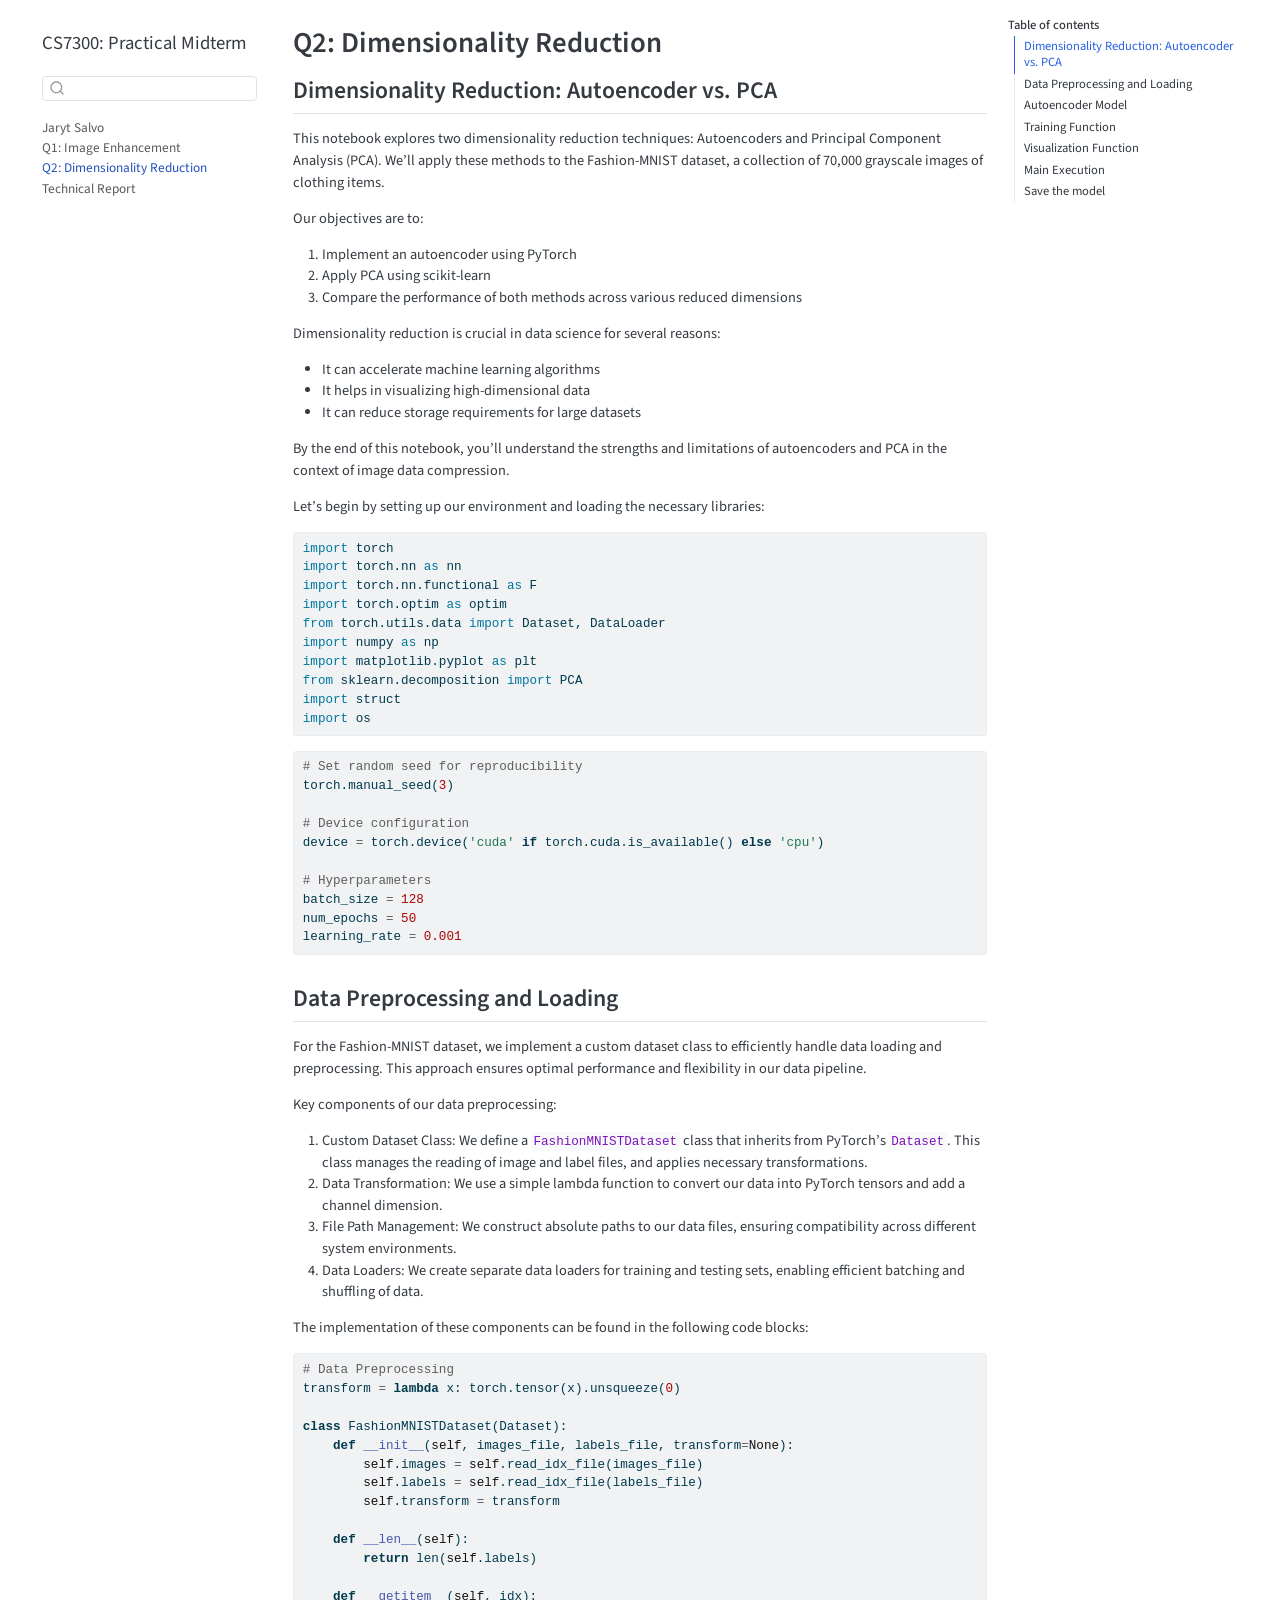
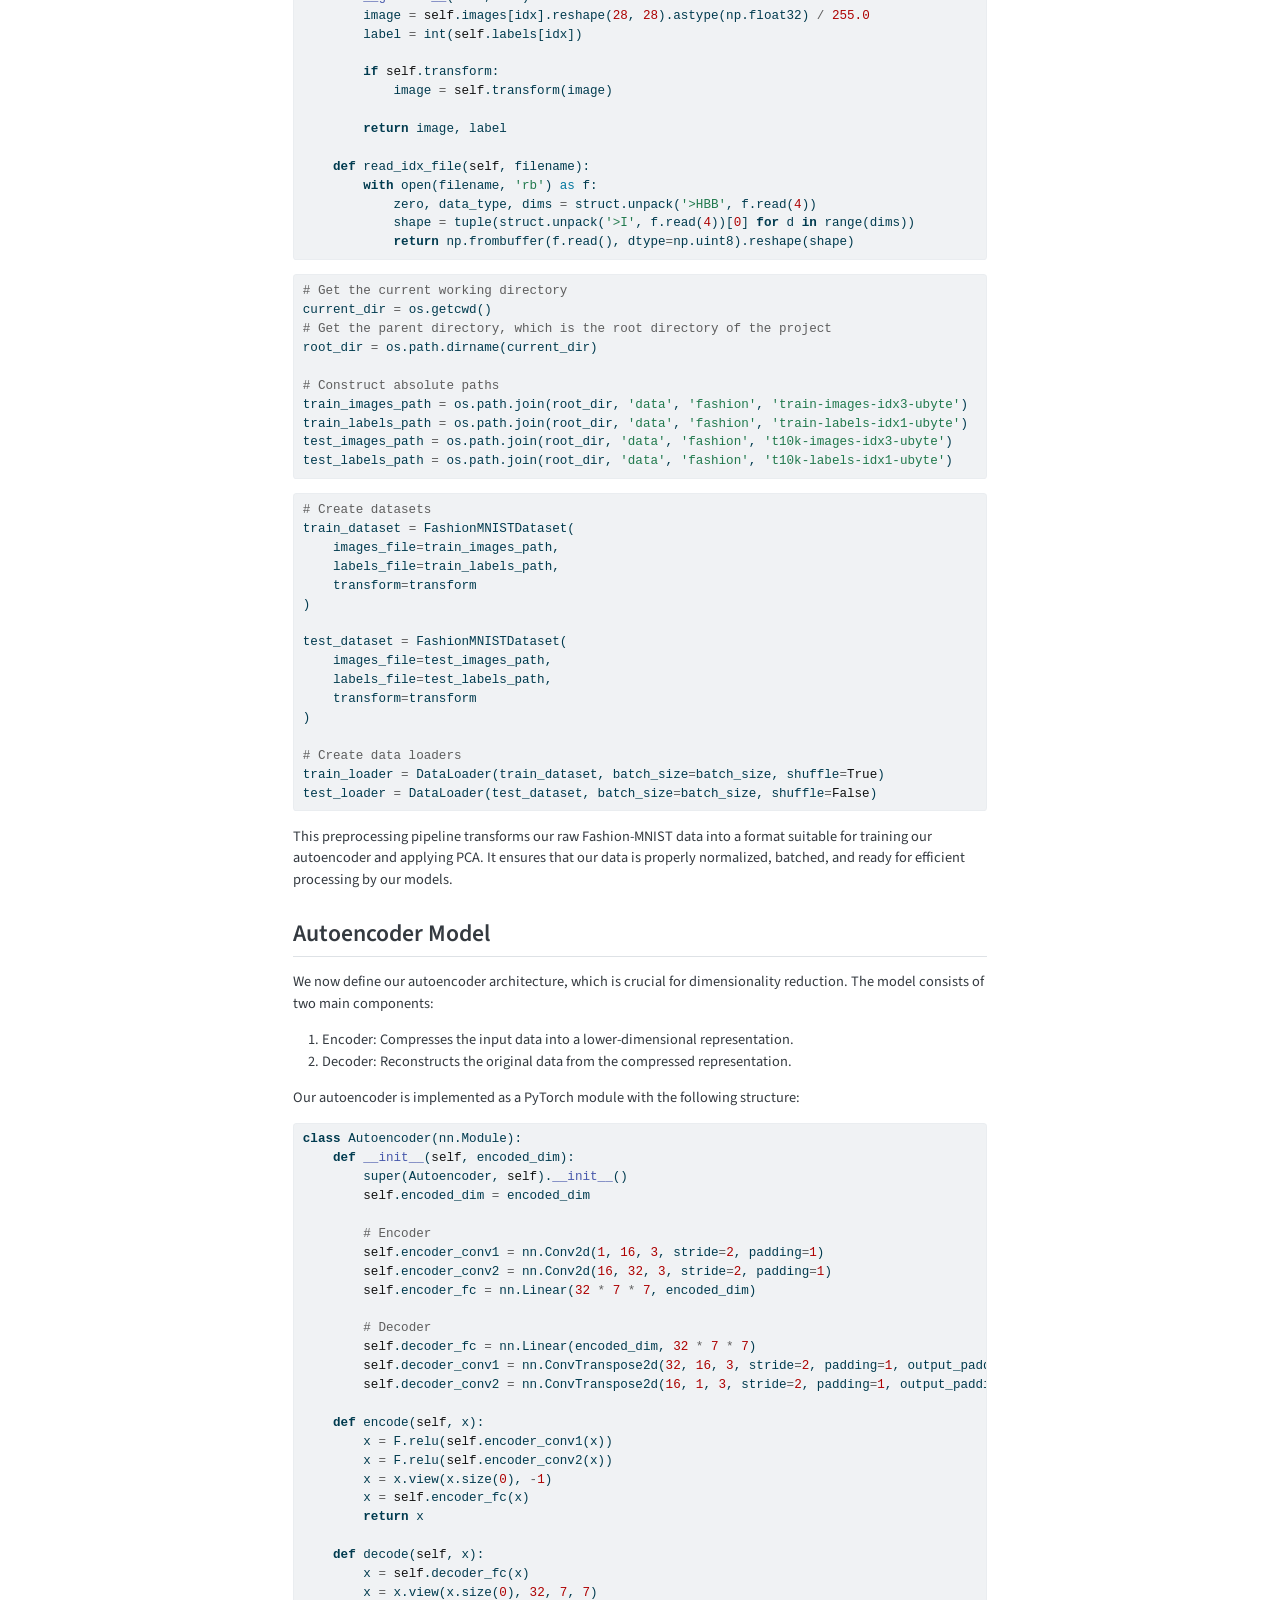
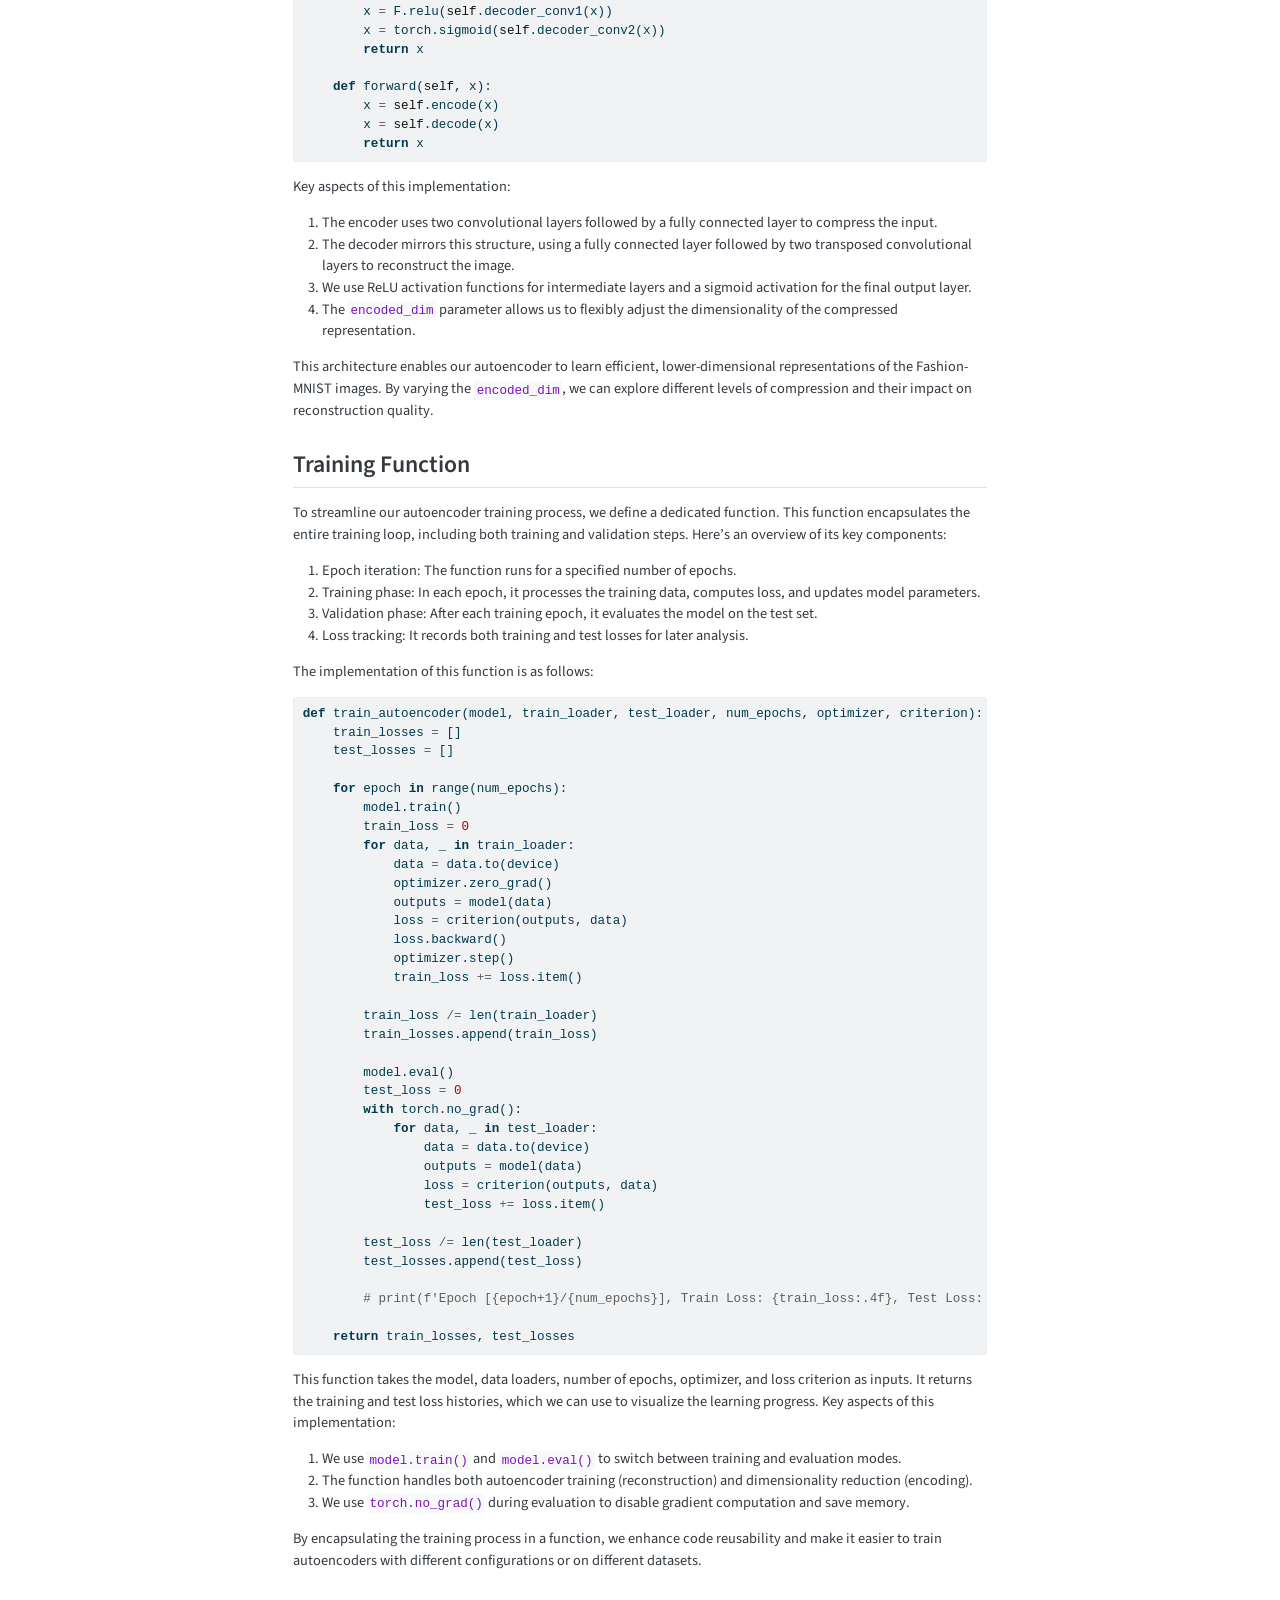
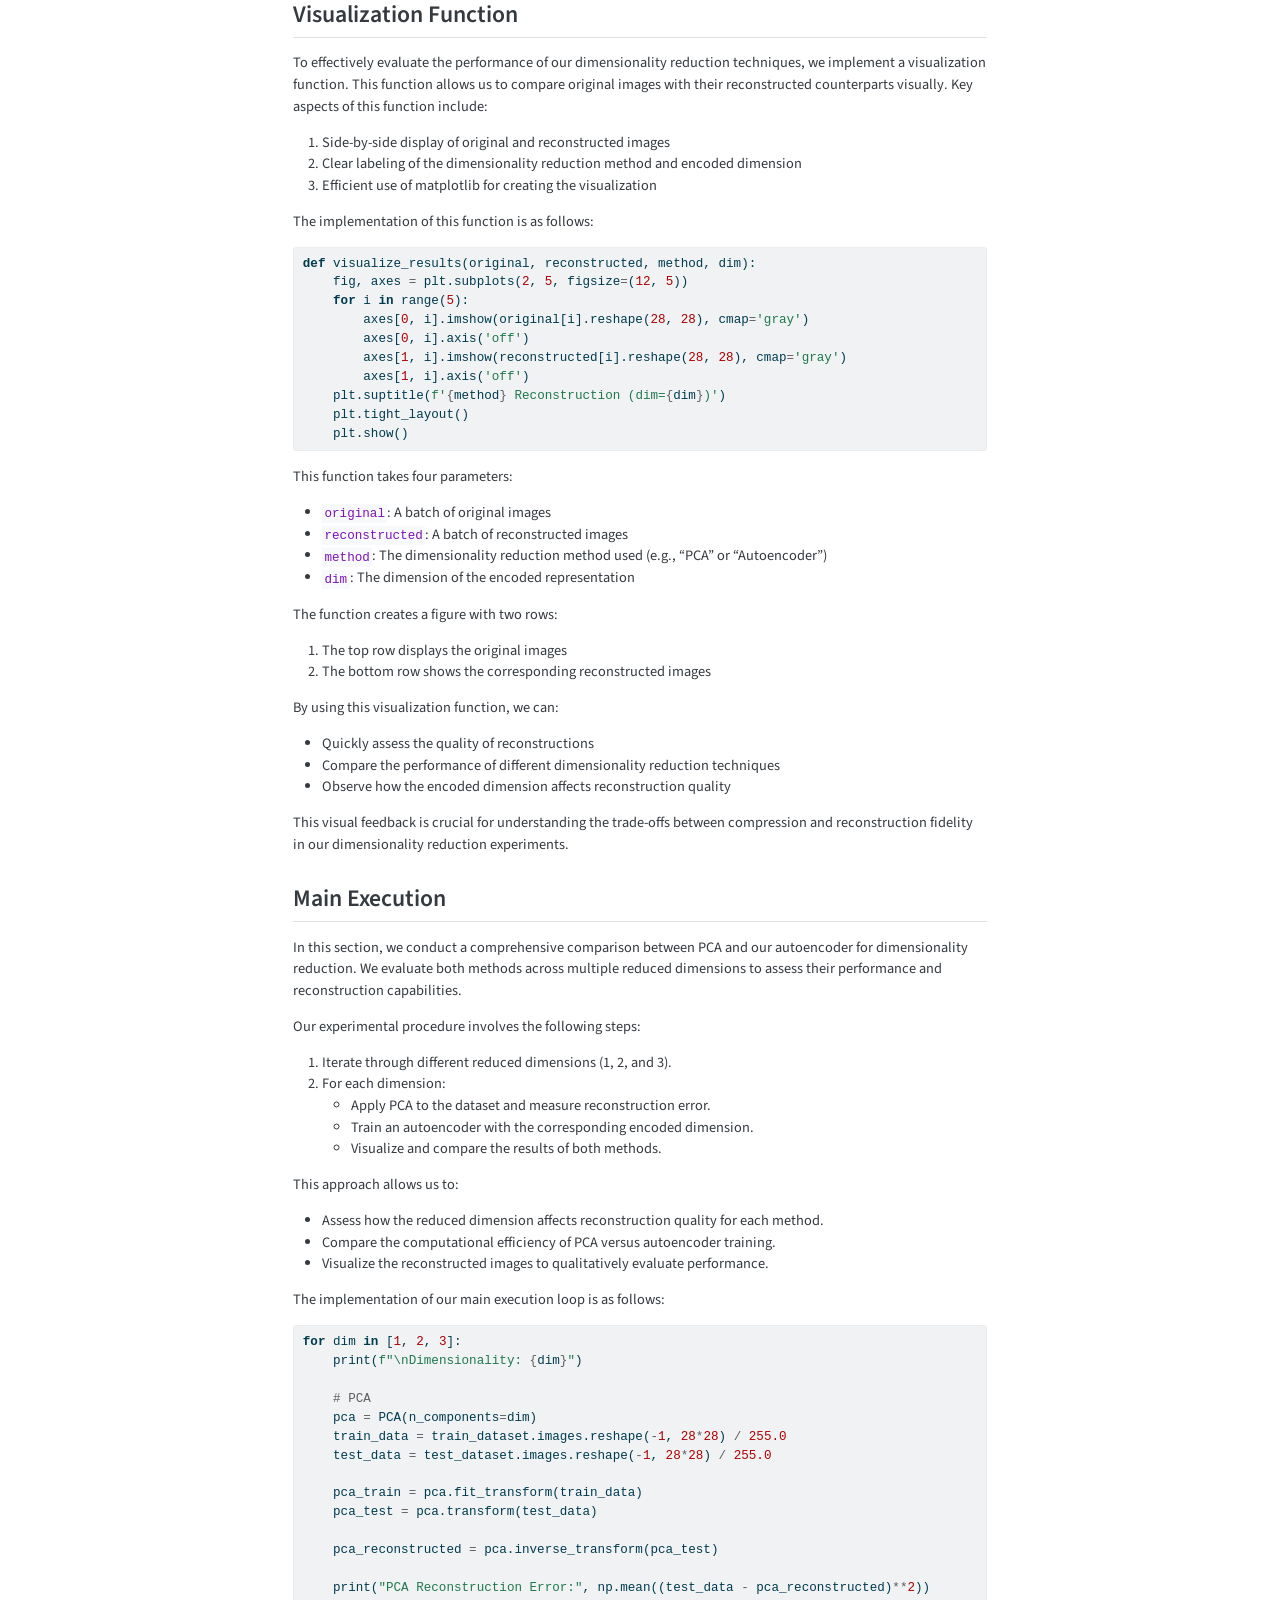
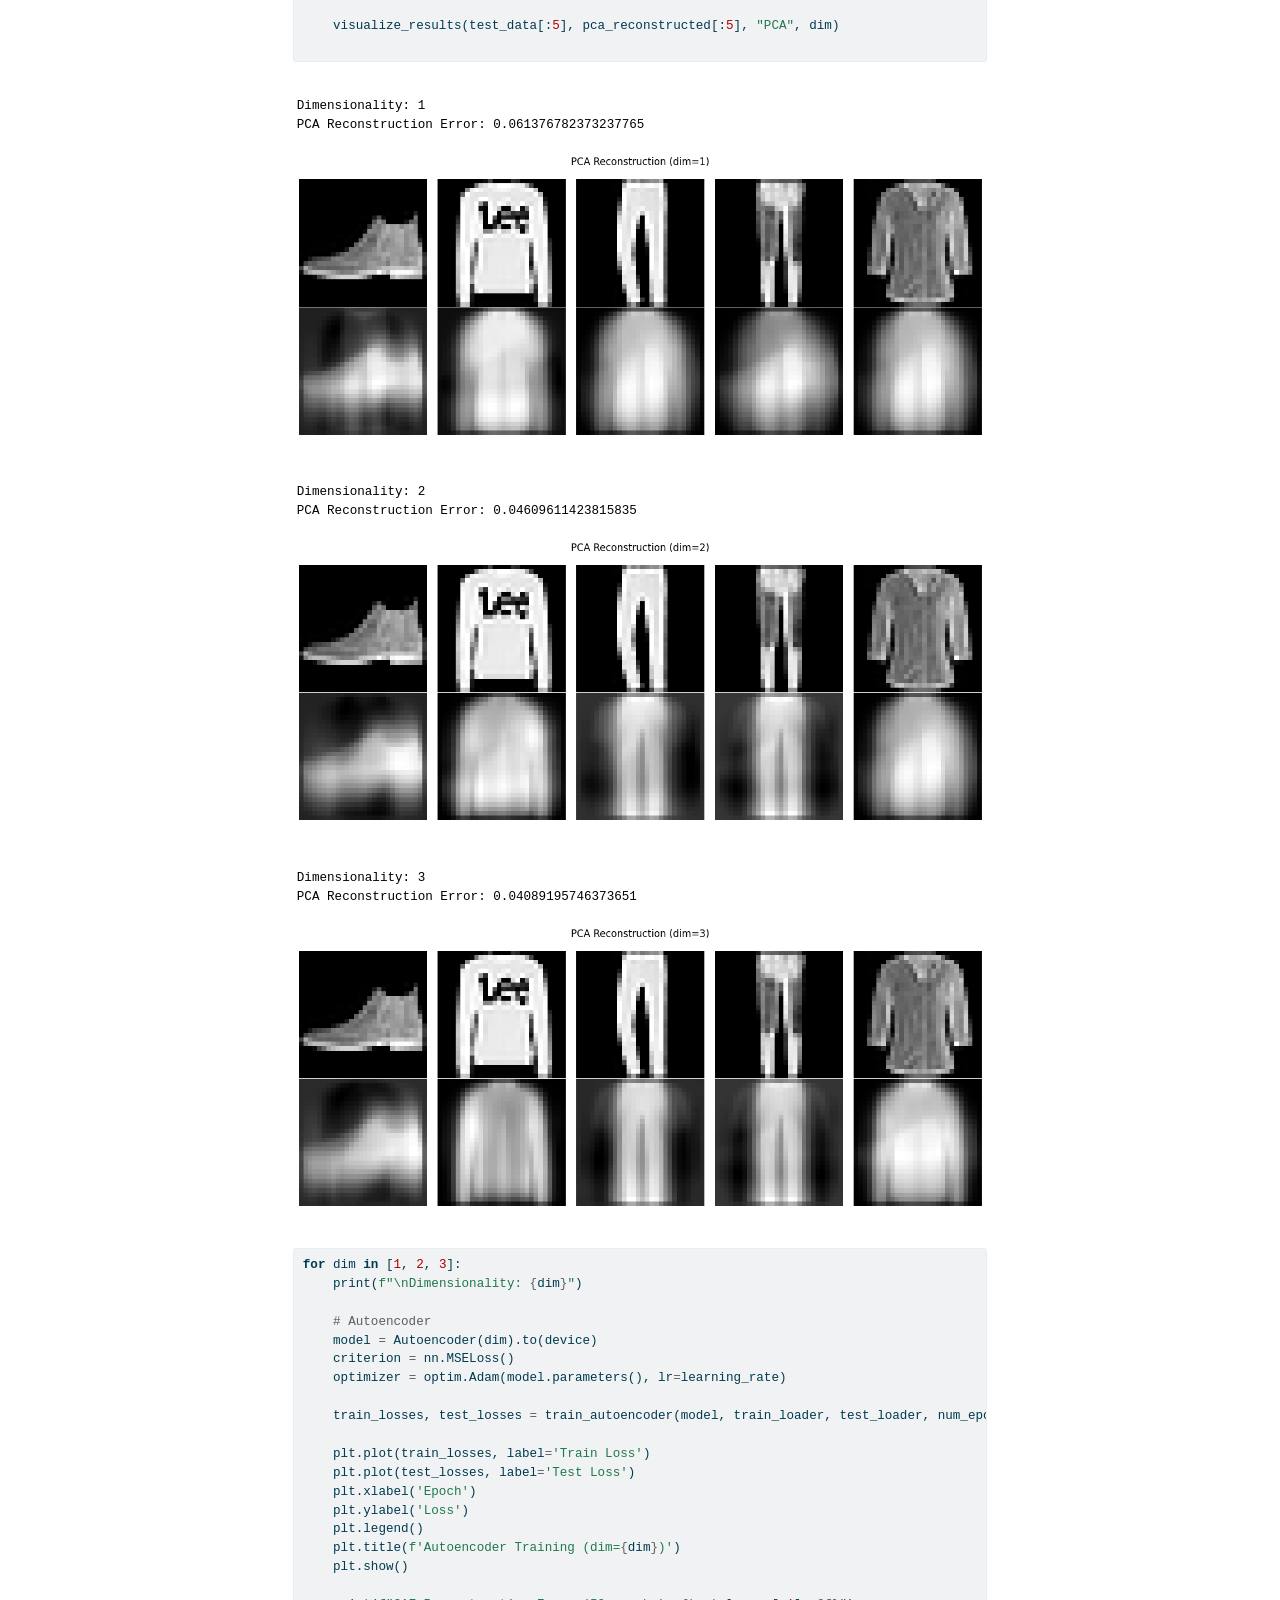
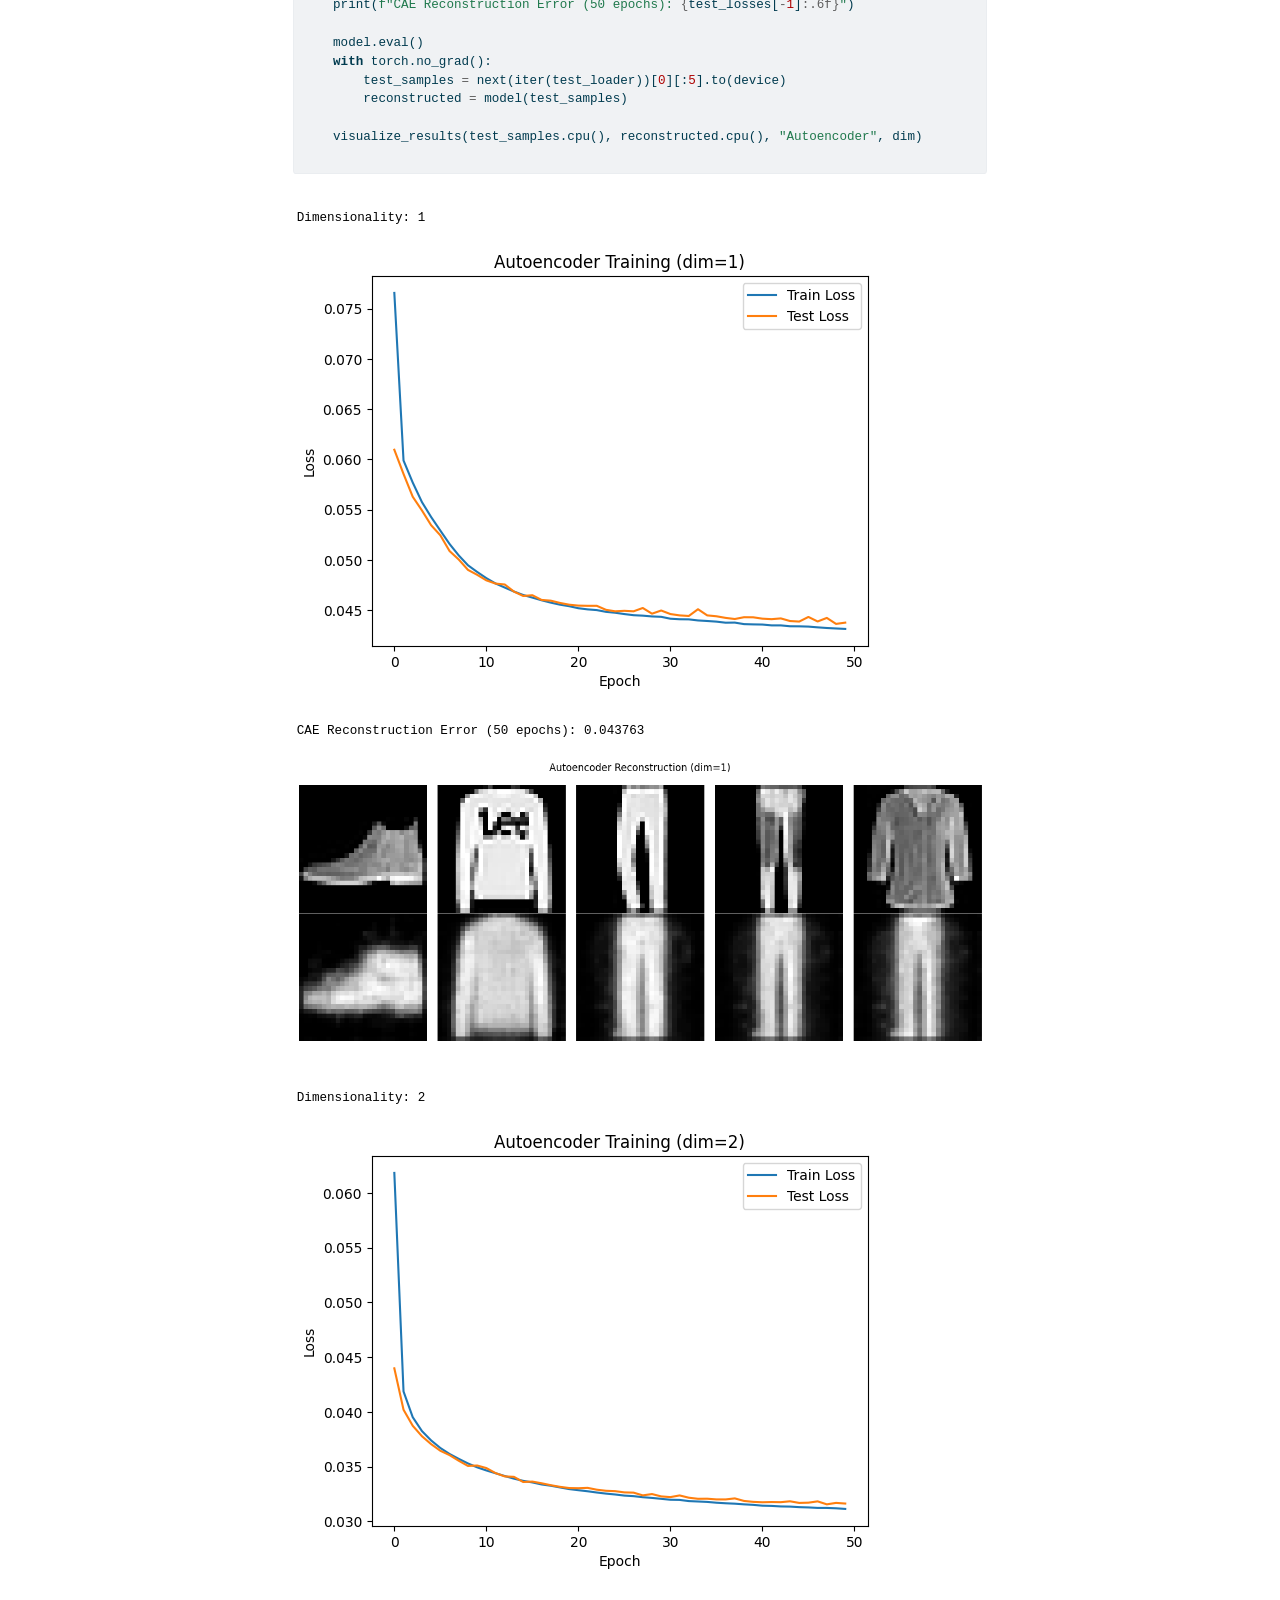
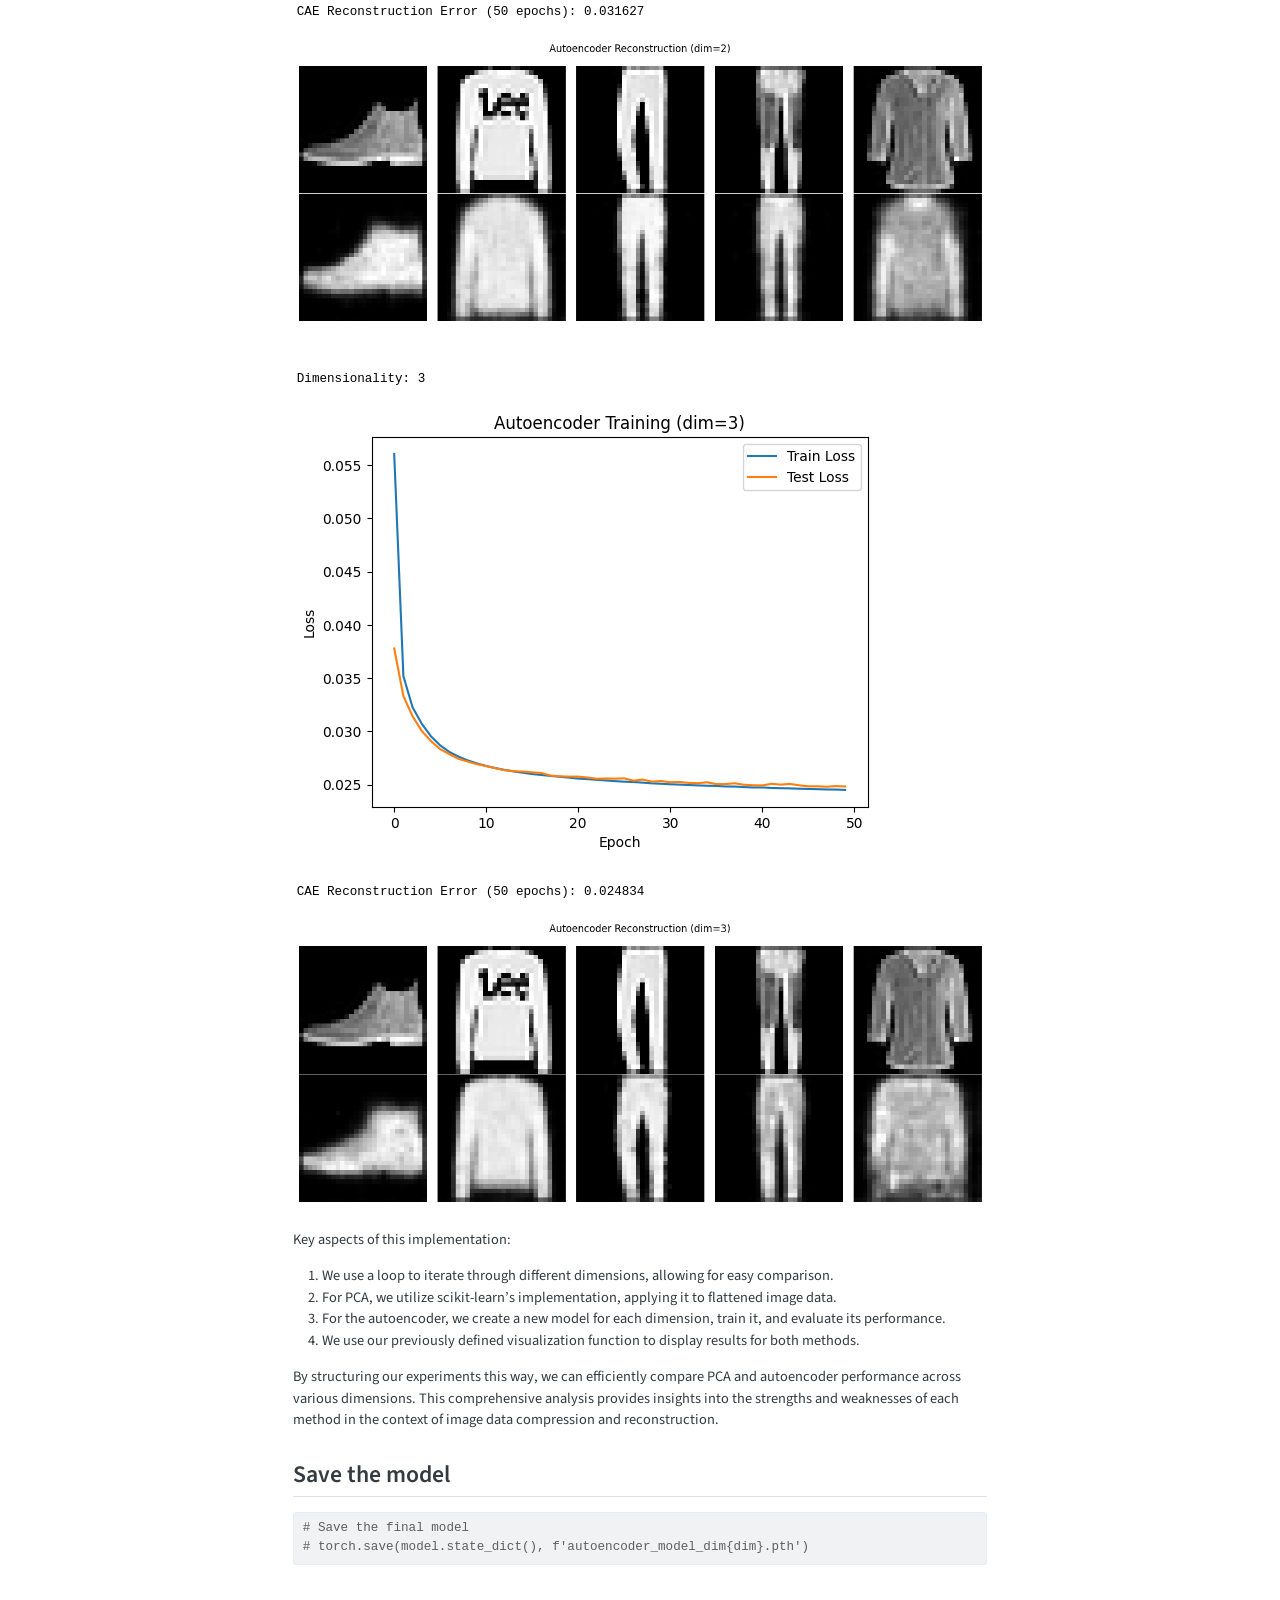
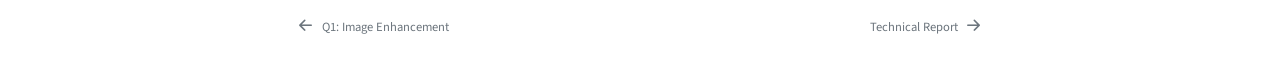
<file: docs/notebooks/question_2.html>
<!DOCTYPE html>
<html xmlns="http://www.w3.org/1999/xhtml" lang="en" xml:lang="en"><head>

<meta charset="utf-8">
<meta name="generator" content="quarto-1.5.57">

<meta name="viewport" content="width=device-width, initial-scale=1.0, user-scalable=yes">


<title>Q2: Dimensionality Reduction – CS7300: Practical Midterm</title>
<style>
code{white-space: pre-wrap;}
span.smallcaps{font-variant: small-caps;}
div.columns{display: flex; gap: min(4vw, 1.5em);}
div.column{flex: auto; overflow-x: auto;}
div.hanging-indent{margin-left: 1.5em; text-indent: -1.5em;}
ul.task-list{list-style: none;}
ul.task-list li input[type="checkbox"] {
  width: 0.8em;
  margin: 0 0.8em 0.2em -1em; /* quarto-specific, see https://github.com/quarto-dev/quarto-cli/issues/4556 */ 
  vertical-align: middle;
}
/* CSS for syntax highlighting */
pre > code.sourceCode { white-space: pre; position: relative; }
pre > code.sourceCode > span { line-height: 1.25; }
pre > code.sourceCode > span:empty { height: 1.2em; }
.sourceCode { overflow: visible; }
code.sourceCode > span { color: inherit; text-decoration: inherit; }
div.sourceCode { margin: 1em 0; }
pre.sourceCode { margin: 0; }
@media screen {
div.sourceCode { overflow: auto; }
}
@media print {
pre > code.sourceCode { white-space: pre-wrap; }
pre > code.sourceCode > span { display: inline-block; text-indent: -5em; padding-left: 5em; }
}
pre.numberSource code
  { counter-reset: source-line 0; }
pre.numberSource code > span
  { position: relative; left: -4em; counter-increment: source-line; }
pre.numberSource code > span > a:first-child::before
  { content: counter(source-line);
    position: relative; left: -1em; text-align: right; vertical-align: baseline;
    border: none; display: inline-block;
    -webkit-touch-callout: none; -webkit-user-select: none;
    -khtml-user-select: none; -moz-user-select: none;
    -ms-user-select: none; user-select: none;
    padding: 0 4px; width: 4em;
  }
pre.numberSource { margin-left: 3em;  padding-left: 4px; }
div.sourceCode
  {   }
@media screen {
pre > code.sourceCode > span > a:first-child::before { text-decoration: underline; }
}
</style>


<script src="../site_libs/quarto-nav/quarto-nav.js"></script>
<script src="../site_libs/quarto-nav/headroom.min.js"></script>
<script src="../site_libs/clipboard/clipboard.min.js"></script>
<script src="../site_libs/quarto-search/autocomplete.umd.js"></script>
<script src="../site_libs/quarto-search/fuse.min.js"></script>
<script src="../site_libs/quarto-search/quarto-search.js"></script>
<meta name="quarto:offset" content="../">
<link href="../notebooks/technical_report.html" rel="next">
<link href="../notebooks/question_1.html" rel="prev">
<script src="../site_libs/quarto-html/quarto.js"></script>
<script src="../site_libs/quarto-html/popper.min.js"></script>
<script src="../site_libs/quarto-html/tippy.umd.min.js"></script>
<script src="../site_libs/quarto-html/anchor.min.js"></script>
<link href="../site_libs/quarto-html/tippy.css" rel="stylesheet">
<link href="../site_libs/quarto-html/quarto-syntax-highlighting.css" rel="stylesheet" id="quarto-text-highlighting-styles">
<script src="../site_libs/bootstrap/bootstrap.min.js"></script>
<link href="../site_libs/bootstrap/bootstrap-icons.css" rel="stylesheet">
<link href="../site_libs/bootstrap/bootstrap.min.css" rel="stylesheet" id="quarto-bootstrap" data-mode="light">
<script id="quarto-search-options" type="application/json">{
  "location": "sidebar",
  "copy-button": false,
  "collapse-after": 3,
  "panel-placement": "start",
  "type": "textbox",
  "limit": 50,
  "keyboard-shortcut": [
    "f",
    "/",
    "s"
  ],
  "show-item-context": false,
  "language": {
    "search-no-results-text": "No results",
    "search-matching-documents-text": "matching documents",
    "search-copy-link-title": "Copy link to search",
    "search-hide-matches-text": "Hide additional matches",
    "search-more-match-text": "more match in this document",
    "search-more-matches-text": "more matches in this document",
    "search-clear-button-title": "Clear",
    "search-text-placeholder": "",
    "search-detached-cancel-button-title": "Cancel",
    "search-submit-button-title": "Submit",
    "search-label": "Search"
  }
}</script>


</head>

<body class="nav-sidebar floating">

<div id="quarto-search-results"></div>
  <header id="quarto-header" class="headroom fixed-top">
  <nav class="quarto-secondary-nav">
    <div class="container-fluid d-flex">
      <button type="button" class="quarto-btn-toggle btn" data-bs-toggle="collapse" role="button" data-bs-target=".quarto-sidebar-collapse-item" aria-controls="quarto-sidebar" aria-expanded="false" aria-label="Toggle sidebar navigation" onclick="if (window.quartoToggleHeadroom) { window.quartoToggleHeadroom(); }">
        <i class="bi bi-layout-text-sidebar-reverse"></i>
      </button>
        <nav class="quarto-page-breadcrumbs" aria-label="breadcrumb"><ol class="breadcrumb"><li class="breadcrumb-item"><a href="../notebooks/question_2.html"><span class="chapter-title">Q2: Dimensionality Reduction</span></a></li></ol></nav>
        <a class="flex-grow-1" role="navigation" data-bs-toggle="collapse" data-bs-target=".quarto-sidebar-collapse-item" aria-controls="quarto-sidebar" aria-expanded="false" aria-label="Toggle sidebar navigation" onclick="if (window.quartoToggleHeadroom) { window.quartoToggleHeadroom(); }">      
        </a>
      <button type="button" class="btn quarto-search-button" aria-label="Search" onclick="window.quartoOpenSearch();">
        <i class="bi bi-search"></i>
      </button>
    </div>
  </nav>
</header>
<!-- content -->
<div id="quarto-content" class="quarto-container page-columns page-rows-contents page-layout-article">
<!-- sidebar -->
  <nav id="quarto-sidebar" class="sidebar collapse collapse-horizontal quarto-sidebar-collapse-item sidebar-navigation floating overflow-auto">
    <div class="pt-lg-2 mt-2 text-left sidebar-header">
    <div class="sidebar-title mb-0 py-0">
      <a href="../">CS7300: Practical Midterm</a> 
    </div>
      </div>
        <div class="mt-2 flex-shrink-0 align-items-center">
        <div class="sidebar-search">
        <div id="quarto-search" class="" title="Search"></div>
        </div>
        </div>
    <div class="sidebar-menu-container"> 
    <ul class="list-unstyled mt-1">
        <li class="sidebar-item">
  <div class="sidebar-item-container"> 
  <a href="../index.html" class="sidebar-item-text sidebar-link"><span class="chapter-title">Jaryt Salvo</span></a>
  </div>
</li>
        <li class="sidebar-item">
  <div class="sidebar-item-container"> 
  <a href="../notebooks/question_1.html" class="sidebar-item-text sidebar-link"><span class="chapter-title">Q1: Image Enhancement</span></a>
  </div>
</li>
        <li class="sidebar-item">
  <div class="sidebar-item-container"> 
  <a href="../notebooks/question_2.html" class="sidebar-item-text sidebar-link active"><span class="chapter-title">Q2: Dimensionality Reduction</span></a>
  </div>
</li>
        <li class="sidebar-item">
  <div class="sidebar-item-container"> 
  <a href="../notebooks/technical_report.html" class="sidebar-item-text sidebar-link"><span class="chapter-title">Technical Report</span></a>
  </div>
</li>
    </ul>
    </div>
</nav>
<div id="quarto-sidebar-glass" class="quarto-sidebar-collapse-item" data-bs-toggle="collapse" data-bs-target=".quarto-sidebar-collapse-item"></div>
<!-- margin-sidebar -->
    <div id="quarto-margin-sidebar" class="sidebar margin-sidebar">
        <nav id="TOC" role="doc-toc" class="toc-active">
    <h2 id="toc-title">Table of contents</h2>
   
  <ul>
  <li><a href="#dimensionality-reduction-autoencoder-vs.-pca" id="toc-dimensionality-reduction-autoencoder-vs.-pca" class="nav-link active" data-scroll-target="#dimensionality-reduction-autoencoder-vs.-pca">Dimensionality Reduction: Autoencoder vs.&nbsp;PCA</a></li>
  <li><a href="#data-preprocessing-and-loading" id="toc-data-preprocessing-and-loading" class="nav-link" data-scroll-target="#data-preprocessing-and-loading">Data Preprocessing and Loading</a></li>
  <li><a href="#autoencoder-model" id="toc-autoencoder-model" class="nav-link" data-scroll-target="#autoencoder-model">Autoencoder Model</a></li>
  <li><a href="#training-function" id="toc-training-function" class="nav-link" data-scroll-target="#training-function">Training Function</a></li>
  <li><a href="#visualization-function" id="toc-visualization-function" class="nav-link" data-scroll-target="#visualization-function">Visualization Function</a></li>
  <li><a href="#main-execution" id="toc-main-execution" class="nav-link" data-scroll-target="#main-execution">Main Execution</a></li>
  <li><a href="#save-the-model" id="toc-save-the-model" class="nav-link" data-scroll-target="#save-the-model">Save the model</a></li>
  </ul>
</nav>
    </div>
<!-- main -->
<main class="content" id="quarto-document-content">

<header id="title-block-header" class="quarto-title-block default">
<div class="quarto-title">
<h1 class="title"><span class="chapter-title">Q2: Dimensionality Reduction</span></h1>
</div>



<div class="quarto-title-meta">

    
  
    
  </div>
  


</header>


<section id="dimensionality-reduction-autoencoder-vs.-pca" class="level2">
<h2 class="anchored" data-anchor-id="dimensionality-reduction-autoencoder-vs.-pca">Dimensionality Reduction: Autoencoder vs.&nbsp;PCA</h2>
<p>This notebook explores two dimensionality reduction techniques: Autoencoders and Principal Component Analysis (PCA). We’ll apply these methods to the Fashion-MNIST dataset, a collection of 70,000 grayscale images of clothing items.</p>
<p>Our objectives are to:</p>
<ol type="1">
<li>Implement an autoencoder using PyTorch</li>
<li>Apply PCA using scikit-learn</li>
<li>Compare the performance of both methods across various reduced dimensions</li>
</ol>
<p>Dimensionality reduction is crucial in data science for several reasons:</p>
<ul>
<li>It can accelerate machine learning algorithms</li>
<li>It helps in visualizing high-dimensional data</li>
<li>It can reduce storage requirements for large datasets</li>
</ul>
<p>By the end of this notebook, you’ll understand the strengths and limitations of autoencoders and PCA in the context of image data compression.</p>
<p>Let’s begin by setting up our environment and loading the necessary libraries:</p>
<div id="cell-1" class="cell" data-execution_count="1">
<div class="sourceCode cell-code" id="cb1"><pre class="sourceCode python code-with-copy"><code class="sourceCode python"><span id="cb1-1"><a href="#cb1-1" aria-hidden="true" tabindex="-1"></a><span class="im">import</span> torch</span>
<span id="cb1-2"><a href="#cb1-2" aria-hidden="true" tabindex="-1"></a><span class="im">import</span> torch.nn <span class="im">as</span> nn</span>
<span id="cb1-3"><a href="#cb1-3" aria-hidden="true" tabindex="-1"></a><span class="im">import</span> torch.nn.functional <span class="im">as</span> F</span>
<span id="cb1-4"><a href="#cb1-4" aria-hidden="true" tabindex="-1"></a><span class="im">import</span> torch.optim <span class="im">as</span> optim</span>
<span id="cb1-5"><a href="#cb1-5" aria-hidden="true" tabindex="-1"></a><span class="im">from</span> torch.utils.data <span class="im">import</span> Dataset, DataLoader</span>
<span id="cb1-6"><a href="#cb1-6" aria-hidden="true" tabindex="-1"></a><span class="im">import</span> numpy <span class="im">as</span> np</span>
<span id="cb1-7"><a href="#cb1-7" aria-hidden="true" tabindex="-1"></a><span class="im">import</span> matplotlib.pyplot <span class="im">as</span> plt</span>
<span id="cb1-8"><a href="#cb1-8" aria-hidden="true" tabindex="-1"></a><span class="im">from</span> sklearn.decomposition <span class="im">import</span> PCA</span>
<span id="cb1-9"><a href="#cb1-9" aria-hidden="true" tabindex="-1"></a><span class="im">import</span> struct</span>
<span id="cb1-10"><a href="#cb1-10" aria-hidden="true" tabindex="-1"></a><span class="im">import</span> os</span></code><button title="Copy to Clipboard" class="code-copy-button"><i class="bi"></i></button></pre></div>
</div>
<div id="cell-2" class="cell" data-execution_count="2">
<div class="sourceCode cell-code" id="cb2"><pre class="sourceCode python code-with-copy"><code class="sourceCode python"><span id="cb2-1"><a href="#cb2-1" aria-hidden="true" tabindex="-1"></a><span class="co"># Set random seed for reproducibility</span></span>
<span id="cb2-2"><a href="#cb2-2" aria-hidden="true" tabindex="-1"></a>torch.manual_seed(<span class="dv">3</span>)</span>
<span id="cb2-3"><a href="#cb2-3" aria-hidden="true" tabindex="-1"></a></span>
<span id="cb2-4"><a href="#cb2-4" aria-hidden="true" tabindex="-1"></a><span class="co"># Device configuration</span></span>
<span id="cb2-5"><a href="#cb2-5" aria-hidden="true" tabindex="-1"></a>device <span class="op">=</span> torch.device(<span class="st">'cuda'</span> <span class="cf">if</span> torch.cuda.is_available() <span class="cf">else</span> <span class="st">'cpu'</span>)</span>
<span id="cb2-6"><a href="#cb2-6" aria-hidden="true" tabindex="-1"></a></span>
<span id="cb2-7"><a href="#cb2-7" aria-hidden="true" tabindex="-1"></a><span class="co"># Hyperparameters</span></span>
<span id="cb2-8"><a href="#cb2-8" aria-hidden="true" tabindex="-1"></a>batch_size <span class="op">=</span> <span class="dv">128</span></span>
<span id="cb2-9"><a href="#cb2-9" aria-hidden="true" tabindex="-1"></a>num_epochs <span class="op">=</span> <span class="dv">50</span></span>
<span id="cb2-10"><a href="#cb2-10" aria-hidden="true" tabindex="-1"></a>learning_rate <span class="op">=</span> <span class="fl">0.001</span></span></code><button title="Copy to Clipboard" class="code-copy-button"><i class="bi"></i></button></pre></div>
</div>
</section>
<section id="data-preprocessing-and-loading" class="level2">
<h2 class="anchored" data-anchor-id="data-preprocessing-and-loading">Data Preprocessing and Loading</h2>
<p>For the Fashion-MNIST dataset, we implement a custom dataset class to efficiently handle data loading and preprocessing. This approach ensures optimal performance and flexibility in our data pipeline.</p>
<p>Key components of our data preprocessing:</p>
<ol type="1">
<li>Custom Dataset Class: We define a <code>FashionMNISTDataset</code> class that inherits from PyTorch’s <code>Dataset</code>. This class manages the reading of image and label files, and applies necessary transformations.</li>
<li>Data Transformation: We use a simple lambda function to convert our data into PyTorch tensors and add a channel dimension.</li>
<li>File Path Management: We construct absolute paths to our data files, ensuring compatibility across different system environments.</li>
<li>Data Loaders: We create separate data loaders for training and testing sets, enabling efficient batching and shuffling of data.</li>
</ol>
<p>The implementation of these components can be found in the following code blocks:</p>
<div id="cell-4" class="cell" data-execution_count="3">
<div class="sourceCode cell-code" id="cb3"><pre class="sourceCode python code-with-copy"><code class="sourceCode python"><span id="cb3-1"><a href="#cb3-1" aria-hidden="true" tabindex="-1"></a><span class="co"># Data Preprocessing</span></span>
<span id="cb3-2"><a href="#cb3-2" aria-hidden="true" tabindex="-1"></a>transform <span class="op">=</span> <span class="kw">lambda</span> x: torch.tensor(x).unsqueeze(<span class="dv">0</span>)</span>
<span id="cb3-3"><a href="#cb3-3" aria-hidden="true" tabindex="-1"></a></span>
<span id="cb3-4"><a href="#cb3-4" aria-hidden="true" tabindex="-1"></a><span class="kw">class</span> FashionMNISTDataset(Dataset):</span>
<span id="cb3-5"><a href="#cb3-5" aria-hidden="true" tabindex="-1"></a>    <span class="kw">def</span> <span class="fu">__init__</span>(<span class="va">self</span>, images_file, labels_file, transform<span class="op">=</span><span class="va">None</span>):</span>
<span id="cb3-6"><a href="#cb3-6" aria-hidden="true" tabindex="-1"></a>        <span class="va">self</span>.images <span class="op">=</span> <span class="va">self</span>.read_idx_file(images_file)</span>
<span id="cb3-7"><a href="#cb3-7" aria-hidden="true" tabindex="-1"></a>        <span class="va">self</span>.labels <span class="op">=</span> <span class="va">self</span>.read_idx_file(labels_file)</span>
<span id="cb3-8"><a href="#cb3-8" aria-hidden="true" tabindex="-1"></a>        <span class="va">self</span>.transform <span class="op">=</span> transform</span>
<span id="cb3-9"><a href="#cb3-9" aria-hidden="true" tabindex="-1"></a></span>
<span id="cb3-10"><a href="#cb3-10" aria-hidden="true" tabindex="-1"></a>    <span class="kw">def</span> <span class="fu">__len__</span>(<span class="va">self</span>):</span>
<span id="cb3-11"><a href="#cb3-11" aria-hidden="true" tabindex="-1"></a>        <span class="cf">return</span> <span class="bu">len</span>(<span class="va">self</span>.labels)</span>
<span id="cb3-12"><a href="#cb3-12" aria-hidden="true" tabindex="-1"></a></span>
<span id="cb3-13"><a href="#cb3-13" aria-hidden="true" tabindex="-1"></a>    <span class="kw">def</span> <span class="fu">__getitem__</span>(<span class="va">self</span>, idx):</span>
<span id="cb3-14"><a href="#cb3-14" aria-hidden="true" tabindex="-1"></a>        image <span class="op">=</span> <span class="va">self</span>.images[idx].reshape(<span class="dv">28</span>, <span class="dv">28</span>).astype(np.float32) <span class="op">/</span> <span class="fl">255.0</span></span>
<span id="cb3-15"><a href="#cb3-15" aria-hidden="true" tabindex="-1"></a>        label <span class="op">=</span> <span class="bu">int</span>(<span class="va">self</span>.labels[idx])</span>
<span id="cb3-16"><a href="#cb3-16" aria-hidden="true" tabindex="-1"></a>        </span>
<span id="cb3-17"><a href="#cb3-17" aria-hidden="true" tabindex="-1"></a>        <span class="cf">if</span> <span class="va">self</span>.transform:</span>
<span id="cb3-18"><a href="#cb3-18" aria-hidden="true" tabindex="-1"></a>            image <span class="op">=</span> <span class="va">self</span>.transform(image)</span>
<span id="cb3-19"><a href="#cb3-19" aria-hidden="true" tabindex="-1"></a>        </span>
<span id="cb3-20"><a href="#cb3-20" aria-hidden="true" tabindex="-1"></a>        <span class="cf">return</span> image, label</span>
<span id="cb3-21"><a href="#cb3-21" aria-hidden="true" tabindex="-1"></a></span>
<span id="cb3-22"><a href="#cb3-22" aria-hidden="true" tabindex="-1"></a>    <span class="kw">def</span> read_idx_file(<span class="va">self</span>, filename):</span>
<span id="cb3-23"><a href="#cb3-23" aria-hidden="true" tabindex="-1"></a>        <span class="cf">with</span> <span class="bu">open</span>(filename, <span class="st">'rb'</span>) <span class="im">as</span> f:</span>
<span id="cb3-24"><a href="#cb3-24" aria-hidden="true" tabindex="-1"></a>            zero, data_type, dims <span class="op">=</span> struct.unpack(<span class="st">'&gt;HBB'</span>, f.read(<span class="dv">4</span>))</span>
<span id="cb3-25"><a href="#cb3-25" aria-hidden="true" tabindex="-1"></a>            shape <span class="op">=</span> <span class="bu">tuple</span>(struct.unpack(<span class="st">'&gt;I'</span>, f.read(<span class="dv">4</span>))[<span class="dv">0</span>] <span class="cf">for</span> d <span class="kw">in</span> <span class="bu">range</span>(dims))</span>
<span id="cb3-26"><a href="#cb3-26" aria-hidden="true" tabindex="-1"></a>            <span class="cf">return</span> np.frombuffer(f.read(), dtype<span class="op">=</span>np.uint8).reshape(shape)</span></code><button title="Copy to Clipboard" class="code-copy-button"><i class="bi"></i></button></pre></div>
</div>
<div id="cell-5" class="cell" data-execution_count="4">
<div class="sourceCode cell-code" id="cb4"><pre class="sourceCode python code-with-copy"><code class="sourceCode python"><span id="cb4-1"><a href="#cb4-1" aria-hidden="true" tabindex="-1"></a><span class="co"># Get the current working directory</span></span>
<span id="cb4-2"><a href="#cb4-2" aria-hidden="true" tabindex="-1"></a>current_dir <span class="op">=</span> os.getcwd()</span>
<span id="cb4-3"><a href="#cb4-3" aria-hidden="true" tabindex="-1"></a><span class="co"># Get the parent directory, which is the root directory of the project</span></span>
<span id="cb4-4"><a href="#cb4-4" aria-hidden="true" tabindex="-1"></a>root_dir <span class="op">=</span> os.path.dirname(current_dir)</span>
<span id="cb4-5"><a href="#cb4-5" aria-hidden="true" tabindex="-1"></a></span>
<span id="cb4-6"><a href="#cb4-6" aria-hidden="true" tabindex="-1"></a><span class="co"># Construct absolute paths</span></span>
<span id="cb4-7"><a href="#cb4-7" aria-hidden="true" tabindex="-1"></a>train_images_path <span class="op">=</span> os.path.join(root_dir, <span class="st">'data'</span>, <span class="st">'fashion'</span>, <span class="st">'train-images-idx3-ubyte'</span>)</span>
<span id="cb4-8"><a href="#cb4-8" aria-hidden="true" tabindex="-1"></a>train_labels_path <span class="op">=</span> os.path.join(root_dir, <span class="st">'data'</span>, <span class="st">'fashion'</span>, <span class="st">'train-labels-idx1-ubyte'</span>)</span>
<span id="cb4-9"><a href="#cb4-9" aria-hidden="true" tabindex="-1"></a>test_images_path <span class="op">=</span> os.path.join(root_dir, <span class="st">'data'</span>, <span class="st">'fashion'</span>, <span class="st">'t10k-images-idx3-ubyte'</span>)</span>
<span id="cb4-10"><a href="#cb4-10" aria-hidden="true" tabindex="-1"></a>test_labels_path <span class="op">=</span> os.path.join(root_dir, <span class="st">'data'</span>, <span class="st">'fashion'</span>, <span class="st">'t10k-labels-idx1-ubyte'</span>)</span></code><button title="Copy to Clipboard" class="code-copy-button"><i class="bi"></i></button></pre></div>
</div>
<div id="cell-6" class="cell" data-execution_count="5">
<div class="sourceCode cell-code" id="cb5"><pre class="sourceCode python code-with-copy"><code class="sourceCode python"><span id="cb5-1"><a href="#cb5-1" aria-hidden="true" tabindex="-1"></a><span class="co"># Create datasets</span></span>
<span id="cb5-2"><a href="#cb5-2" aria-hidden="true" tabindex="-1"></a>train_dataset <span class="op">=</span> FashionMNISTDataset(</span>
<span id="cb5-3"><a href="#cb5-3" aria-hidden="true" tabindex="-1"></a>    images_file<span class="op">=</span>train_images_path,</span>
<span id="cb5-4"><a href="#cb5-4" aria-hidden="true" tabindex="-1"></a>    labels_file<span class="op">=</span>train_labels_path,</span>
<span id="cb5-5"><a href="#cb5-5" aria-hidden="true" tabindex="-1"></a>    transform<span class="op">=</span>transform</span>
<span id="cb5-6"><a href="#cb5-6" aria-hidden="true" tabindex="-1"></a>)</span>
<span id="cb5-7"><a href="#cb5-7" aria-hidden="true" tabindex="-1"></a></span>
<span id="cb5-8"><a href="#cb5-8" aria-hidden="true" tabindex="-1"></a>test_dataset <span class="op">=</span> FashionMNISTDataset(</span>
<span id="cb5-9"><a href="#cb5-9" aria-hidden="true" tabindex="-1"></a>    images_file<span class="op">=</span>test_images_path,</span>
<span id="cb5-10"><a href="#cb5-10" aria-hidden="true" tabindex="-1"></a>    labels_file<span class="op">=</span>test_labels_path,</span>
<span id="cb5-11"><a href="#cb5-11" aria-hidden="true" tabindex="-1"></a>    transform<span class="op">=</span>transform</span>
<span id="cb5-12"><a href="#cb5-12" aria-hidden="true" tabindex="-1"></a>)</span>
<span id="cb5-13"><a href="#cb5-13" aria-hidden="true" tabindex="-1"></a></span>
<span id="cb5-14"><a href="#cb5-14" aria-hidden="true" tabindex="-1"></a><span class="co"># Create data loaders</span></span>
<span id="cb5-15"><a href="#cb5-15" aria-hidden="true" tabindex="-1"></a>train_loader <span class="op">=</span> DataLoader(train_dataset, batch_size<span class="op">=</span>batch_size, shuffle<span class="op">=</span><span class="va">True</span>)</span>
<span id="cb5-16"><a href="#cb5-16" aria-hidden="true" tabindex="-1"></a>test_loader <span class="op">=</span> DataLoader(test_dataset, batch_size<span class="op">=</span>batch_size, shuffle<span class="op">=</span><span class="va">False</span>)</span></code><button title="Copy to Clipboard" class="code-copy-button"><i class="bi"></i></button></pre></div>
</div>
<p>This preprocessing pipeline transforms our raw Fashion-MNIST data into a format suitable for training our autoencoder and applying PCA. It ensures that our data is properly normalized, batched, and ready for efficient processing by our models.</p>
</section>
<section id="autoencoder-model" class="level2">
<h2 class="anchored" data-anchor-id="autoencoder-model">Autoencoder Model</h2>
<p>We now define our autoencoder architecture, which is crucial for dimensionality reduction. The model consists of two main components:</p>
<ol type="1">
<li>Encoder: Compresses the input data into a lower-dimensional representation.</li>
<li>Decoder: Reconstructs the original data from the compressed representation.</li>
</ol>
<p>Our autoencoder is implemented as a PyTorch module with the following structure:</p>
<div id="cell-9" class="cell" data-execution_count="6">
<div class="sourceCode cell-code" id="cb6"><pre class="sourceCode python code-with-copy"><code class="sourceCode python"><span id="cb6-1"><a href="#cb6-1" aria-hidden="true" tabindex="-1"></a><span class="kw">class</span> Autoencoder(nn.Module):</span>
<span id="cb6-2"><a href="#cb6-2" aria-hidden="true" tabindex="-1"></a>    <span class="kw">def</span> <span class="fu">__init__</span>(<span class="va">self</span>, encoded_dim):</span>
<span id="cb6-3"><a href="#cb6-3" aria-hidden="true" tabindex="-1"></a>        <span class="bu">super</span>(Autoencoder, <span class="va">self</span>).<span class="fu">__init__</span>()</span>
<span id="cb6-4"><a href="#cb6-4" aria-hidden="true" tabindex="-1"></a>        <span class="va">self</span>.encoded_dim <span class="op">=</span> encoded_dim</span>
<span id="cb6-5"><a href="#cb6-5" aria-hidden="true" tabindex="-1"></a>        </span>
<span id="cb6-6"><a href="#cb6-6" aria-hidden="true" tabindex="-1"></a>        <span class="co"># Encoder</span></span>
<span id="cb6-7"><a href="#cb6-7" aria-hidden="true" tabindex="-1"></a>        <span class="va">self</span>.encoder_conv1 <span class="op">=</span> nn.Conv2d(<span class="dv">1</span>, <span class="dv">16</span>, <span class="dv">3</span>, stride<span class="op">=</span><span class="dv">2</span>, padding<span class="op">=</span><span class="dv">1</span>)</span>
<span id="cb6-8"><a href="#cb6-8" aria-hidden="true" tabindex="-1"></a>        <span class="va">self</span>.encoder_conv2 <span class="op">=</span> nn.Conv2d(<span class="dv">16</span>, <span class="dv">32</span>, <span class="dv">3</span>, stride<span class="op">=</span><span class="dv">2</span>, padding<span class="op">=</span><span class="dv">1</span>)</span>
<span id="cb6-9"><a href="#cb6-9" aria-hidden="true" tabindex="-1"></a>        <span class="va">self</span>.encoder_fc <span class="op">=</span> nn.Linear(<span class="dv">32</span> <span class="op">*</span> <span class="dv">7</span> <span class="op">*</span> <span class="dv">7</span>, encoded_dim)</span>
<span id="cb6-10"><a href="#cb6-10" aria-hidden="true" tabindex="-1"></a>        </span>
<span id="cb6-11"><a href="#cb6-11" aria-hidden="true" tabindex="-1"></a>        <span class="co"># Decoder</span></span>
<span id="cb6-12"><a href="#cb6-12" aria-hidden="true" tabindex="-1"></a>        <span class="va">self</span>.decoder_fc <span class="op">=</span> nn.Linear(encoded_dim, <span class="dv">32</span> <span class="op">*</span> <span class="dv">7</span> <span class="op">*</span> <span class="dv">7</span>)</span>
<span id="cb6-13"><a href="#cb6-13" aria-hidden="true" tabindex="-1"></a>        <span class="va">self</span>.decoder_conv1 <span class="op">=</span> nn.ConvTranspose2d(<span class="dv">32</span>, <span class="dv">16</span>, <span class="dv">3</span>, stride<span class="op">=</span><span class="dv">2</span>, padding<span class="op">=</span><span class="dv">1</span>, output_padding<span class="op">=</span><span class="dv">1</span>)</span>
<span id="cb6-14"><a href="#cb6-14" aria-hidden="true" tabindex="-1"></a>        <span class="va">self</span>.decoder_conv2 <span class="op">=</span> nn.ConvTranspose2d(<span class="dv">16</span>, <span class="dv">1</span>, <span class="dv">3</span>, stride<span class="op">=</span><span class="dv">2</span>, padding<span class="op">=</span><span class="dv">1</span>, output_padding<span class="op">=</span><span class="dv">1</span>)</span>
<span id="cb6-15"><a href="#cb6-15" aria-hidden="true" tabindex="-1"></a></span>
<span id="cb6-16"><a href="#cb6-16" aria-hidden="true" tabindex="-1"></a>    <span class="kw">def</span> encode(<span class="va">self</span>, x):</span>
<span id="cb6-17"><a href="#cb6-17" aria-hidden="true" tabindex="-1"></a>        x <span class="op">=</span> F.relu(<span class="va">self</span>.encoder_conv1(x))</span>
<span id="cb6-18"><a href="#cb6-18" aria-hidden="true" tabindex="-1"></a>        x <span class="op">=</span> F.relu(<span class="va">self</span>.encoder_conv2(x))</span>
<span id="cb6-19"><a href="#cb6-19" aria-hidden="true" tabindex="-1"></a>        x <span class="op">=</span> x.view(x.size(<span class="dv">0</span>), <span class="op">-</span><span class="dv">1</span>)</span>
<span id="cb6-20"><a href="#cb6-20" aria-hidden="true" tabindex="-1"></a>        x <span class="op">=</span> <span class="va">self</span>.encoder_fc(x)</span>
<span id="cb6-21"><a href="#cb6-21" aria-hidden="true" tabindex="-1"></a>        <span class="cf">return</span> x</span>
<span id="cb6-22"><a href="#cb6-22" aria-hidden="true" tabindex="-1"></a></span>
<span id="cb6-23"><a href="#cb6-23" aria-hidden="true" tabindex="-1"></a>    <span class="kw">def</span> decode(<span class="va">self</span>, x):</span>
<span id="cb6-24"><a href="#cb6-24" aria-hidden="true" tabindex="-1"></a>        x <span class="op">=</span> <span class="va">self</span>.decoder_fc(x)</span>
<span id="cb6-25"><a href="#cb6-25" aria-hidden="true" tabindex="-1"></a>        x <span class="op">=</span> x.view(x.size(<span class="dv">0</span>), <span class="dv">32</span>, <span class="dv">7</span>, <span class="dv">7</span>)</span>
<span id="cb6-26"><a href="#cb6-26" aria-hidden="true" tabindex="-1"></a>        x <span class="op">=</span> F.relu(<span class="va">self</span>.decoder_conv1(x))</span>
<span id="cb6-27"><a href="#cb6-27" aria-hidden="true" tabindex="-1"></a>        x <span class="op">=</span> torch.sigmoid(<span class="va">self</span>.decoder_conv2(x))</span>
<span id="cb6-28"><a href="#cb6-28" aria-hidden="true" tabindex="-1"></a>        <span class="cf">return</span> x</span>
<span id="cb6-29"><a href="#cb6-29" aria-hidden="true" tabindex="-1"></a></span>
<span id="cb6-30"><a href="#cb6-30" aria-hidden="true" tabindex="-1"></a>    <span class="kw">def</span> forward(<span class="va">self</span>, x):</span>
<span id="cb6-31"><a href="#cb6-31" aria-hidden="true" tabindex="-1"></a>        x <span class="op">=</span> <span class="va">self</span>.encode(x)</span>
<span id="cb6-32"><a href="#cb6-32" aria-hidden="true" tabindex="-1"></a>        x <span class="op">=</span> <span class="va">self</span>.decode(x)</span>
<span id="cb6-33"><a href="#cb6-33" aria-hidden="true" tabindex="-1"></a>        <span class="cf">return</span> x</span></code><button title="Copy to Clipboard" class="code-copy-button"><i class="bi"></i></button></pre></div>
</div>
<p>Key aspects of this implementation:</p>
<ol type="1">
<li>The encoder uses two convolutional layers followed by a fully connected layer to compress the input.</li>
<li>The decoder mirrors this structure, using a fully connected layer followed by two transposed convolutional layers to reconstruct the image.</li>
<li>We use ReLU activation functions for intermediate layers and a sigmoid activation for the final output layer.</li>
<li>The <code>encoded_dim</code> parameter allows us to flexibly adjust the dimensionality of the compressed representation.</li>
</ol>
<p>This architecture enables our autoencoder to learn efficient, lower-dimensional representations of the Fashion-MNIST images. By varying the <code>encoded_dim</code>, we can explore different levels of compression and their impact on reconstruction quality.</p>
</section>
<section id="training-function" class="level2">
<h2 class="anchored" data-anchor-id="training-function">Training Function</h2>
<p>To streamline our autoencoder training process, we define a dedicated function. This function encapsulates the entire training loop, including both training and validation steps. Here’s an overview of its key components:</p>
<ol type="1">
<li>Epoch iteration: The function runs for a specified number of epochs.</li>
<li>Training phase: In each epoch, it processes the training data, computes loss, and updates model parameters.</li>
<li>Validation phase: After each training epoch, it evaluates the model on the test set.</li>
<li>Loss tracking: It records both training and test losses for later analysis.</li>
</ol>
<p>The implementation of this function is as follows:</p>
<div id="cell-12" class="cell" data-execution_count="7">
<div class="sourceCode cell-code" id="cb7"><pre class="sourceCode python code-with-copy"><code class="sourceCode python"><span id="cb7-1"><a href="#cb7-1" aria-hidden="true" tabindex="-1"></a><span class="kw">def</span> train_autoencoder(model, train_loader, test_loader, num_epochs, optimizer, criterion):</span>
<span id="cb7-2"><a href="#cb7-2" aria-hidden="true" tabindex="-1"></a>    train_losses <span class="op">=</span> []</span>
<span id="cb7-3"><a href="#cb7-3" aria-hidden="true" tabindex="-1"></a>    test_losses <span class="op">=</span> []</span>
<span id="cb7-4"><a href="#cb7-4" aria-hidden="true" tabindex="-1"></a></span>
<span id="cb7-5"><a href="#cb7-5" aria-hidden="true" tabindex="-1"></a>    <span class="cf">for</span> epoch <span class="kw">in</span> <span class="bu">range</span>(num_epochs):</span>
<span id="cb7-6"><a href="#cb7-6" aria-hidden="true" tabindex="-1"></a>        model.train()</span>
<span id="cb7-7"><a href="#cb7-7" aria-hidden="true" tabindex="-1"></a>        train_loss <span class="op">=</span> <span class="dv">0</span></span>
<span id="cb7-8"><a href="#cb7-8" aria-hidden="true" tabindex="-1"></a>        <span class="cf">for</span> data, _ <span class="kw">in</span> train_loader:</span>
<span id="cb7-9"><a href="#cb7-9" aria-hidden="true" tabindex="-1"></a>            data <span class="op">=</span> data.to(device)</span>
<span id="cb7-10"><a href="#cb7-10" aria-hidden="true" tabindex="-1"></a>            optimizer.zero_grad()</span>
<span id="cb7-11"><a href="#cb7-11" aria-hidden="true" tabindex="-1"></a>            outputs <span class="op">=</span> model(data)</span>
<span id="cb7-12"><a href="#cb7-12" aria-hidden="true" tabindex="-1"></a>            loss <span class="op">=</span> criterion(outputs, data)</span>
<span id="cb7-13"><a href="#cb7-13" aria-hidden="true" tabindex="-1"></a>            loss.backward()</span>
<span id="cb7-14"><a href="#cb7-14" aria-hidden="true" tabindex="-1"></a>            optimizer.step()</span>
<span id="cb7-15"><a href="#cb7-15" aria-hidden="true" tabindex="-1"></a>            train_loss <span class="op">+=</span> loss.item()</span>
<span id="cb7-16"><a href="#cb7-16" aria-hidden="true" tabindex="-1"></a>        </span>
<span id="cb7-17"><a href="#cb7-17" aria-hidden="true" tabindex="-1"></a>        train_loss <span class="op">/=</span> <span class="bu">len</span>(train_loader)</span>
<span id="cb7-18"><a href="#cb7-18" aria-hidden="true" tabindex="-1"></a>        train_losses.append(train_loss)</span>
<span id="cb7-19"><a href="#cb7-19" aria-hidden="true" tabindex="-1"></a>        </span>
<span id="cb7-20"><a href="#cb7-20" aria-hidden="true" tabindex="-1"></a>        model.<span class="bu">eval</span>()</span>
<span id="cb7-21"><a href="#cb7-21" aria-hidden="true" tabindex="-1"></a>        test_loss <span class="op">=</span> <span class="dv">0</span></span>
<span id="cb7-22"><a href="#cb7-22" aria-hidden="true" tabindex="-1"></a>        <span class="cf">with</span> torch.no_grad():</span>
<span id="cb7-23"><a href="#cb7-23" aria-hidden="true" tabindex="-1"></a>            <span class="cf">for</span> data, _ <span class="kw">in</span> test_loader:</span>
<span id="cb7-24"><a href="#cb7-24" aria-hidden="true" tabindex="-1"></a>                data <span class="op">=</span> data.to(device)</span>
<span id="cb7-25"><a href="#cb7-25" aria-hidden="true" tabindex="-1"></a>                outputs <span class="op">=</span> model(data)</span>
<span id="cb7-26"><a href="#cb7-26" aria-hidden="true" tabindex="-1"></a>                loss <span class="op">=</span> criterion(outputs, data)</span>
<span id="cb7-27"><a href="#cb7-27" aria-hidden="true" tabindex="-1"></a>                test_loss <span class="op">+=</span> loss.item()</span>
<span id="cb7-28"><a href="#cb7-28" aria-hidden="true" tabindex="-1"></a>        </span>
<span id="cb7-29"><a href="#cb7-29" aria-hidden="true" tabindex="-1"></a>        test_loss <span class="op">/=</span> <span class="bu">len</span>(test_loader)</span>
<span id="cb7-30"><a href="#cb7-30" aria-hidden="true" tabindex="-1"></a>        test_losses.append(test_loss)</span>
<span id="cb7-31"><a href="#cb7-31" aria-hidden="true" tabindex="-1"></a>        </span>
<span id="cb7-32"><a href="#cb7-32" aria-hidden="true" tabindex="-1"></a>        <span class="co"># print(f'Epoch [{epoch+1}/{num_epochs}], Train Loss: {train_loss:.4f}, Test Loss: {test_loss:.4f}')</span></span>
<span id="cb7-33"><a href="#cb7-33" aria-hidden="true" tabindex="-1"></a>    </span>
<span id="cb7-34"><a href="#cb7-34" aria-hidden="true" tabindex="-1"></a>    <span class="cf">return</span> train_losses, test_losses</span></code><button title="Copy to Clipboard" class="code-copy-button"><i class="bi"></i></button></pre></div>
</div>
<p>This function takes the model, data loaders, number of epochs, optimizer, and loss criterion as inputs. It returns the training and test loss histories, which we can use to visualize the learning progress. Key aspects of this implementation:</p>
<ol type="1">
<li>We use <code>model.train()</code> and <code>model.eval()</code> to switch between training and evaluation modes.</li>
<li>The function handles both autoencoder training (reconstruction) and dimensionality reduction (encoding).</li>
<li>We use <code>torch.no_grad()</code> during evaluation to disable gradient computation and save memory.</li>
</ol>
<p>By encapsulating the training process in a function, we enhance code reusability and make it easier to train autoencoders with different configurations or on different datasets.</p>
</section>
<section id="visualization-function" class="level2">
<h2 class="anchored" data-anchor-id="visualization-function">Visualization Function</h2>
<p>To effectively evaluate the performance of our dimensionality reduction techniques, we implement a visualization function. This function allows us to compare original images with their reconstructed counterparts visually. Key aspects of this function include:</p>
<ol type="1">
<li>Side-by-side display of original and reconstructed images</li>
<li>Clear labeling of the dimensionality reduction method and encoded dimension</li>
<li>Efficient use of matplotlib for creating the visualization</li>
</ol>
<p>The implementation of this function is as follows:</p>
<div id="cell-15" class="cell" data-execution_count="8">
<div class="sourceCode cell-code" id="cb8"><pre class="sourceCode python code-with-copy"><code class="sourceCode python"><span id="cb8-1"><a href="#cb8-1" aria-hidden="true" tabindex="-1"></a><span class="kw">def</span> visualize_results(original, reconstructed, method, dim):</span>
<span id="cb8-2"><a href="#cb8-2" aria-hidden="true" tabindex="-1"></a>    fig, axes <span class="op">=</span> plt.subplots(<span class="dv">2</span>, <span class="dv">5</span>, figsize<span class="op">=</span>(<span class="dv">12</span>, <span class="dv">5</span>))</span>
<span id="cb8-3"><a href="#cb8-3" aria-hidden="true" tabindex="-1"></a>    <span class="cf">for</span> i <span class="kw">in</span> <span class="bu">range</span>(<span class="dv">5</span>):</span>
<span id="cb8-4"><a href="#cb8-4" aria-hidden="true" tabindex="-1"></a>        axes[<span class="dv">0</span>, i].imshow(original[i].reshape(<span class="dv">28</span>, <span class="dv">28</span>), cmap<span class="op">=</span><span class="st">'gray'</span>)</span>
<span id="cb8-5"><a href="#cb8-5" aria-hidden="true" tabindex="-1"></a>        axes[<span class="dv">0</span>, i].axis(<span class="st">'off'</span>)</span>
<span id="cb8-6"><a href="#cb8-6" aria-hidden="true" tabindex="-1"></a>        axes[<span class="dv">1</span>, i].imshow(reconstructed[i].reshape(<span class="dv">28</span>, <span class="dv">28</span>), cmap<span class="op">=</span><span class="st">'gray'</span>)</span>
<span id="cb8-7"><a href="#cb8-7" aria-hidden="true" tabindex="-1"></a>        axes[<span class="dv">1</span>, i].axis(<span class="st">'off'</span>)</span>
<span id="cb8-8"><a href="#cb8-8" aria-hidden="true" tabindex="-1"></a>    plt.suptitle(<span class="ss">f'</span><span class="sc">{</span>method<span class="sc">}</span><span class="ss"> Reconstruction (dim=</span><span class="sc">{</span>dim<span class="sc">}</span><span class="ss">)'</span>)</span>
<span id="cb8-9"><a href="#cb8-9" aria-hidden="true" tabindex="-1"></a>    plt.tight_layout()</span>
<span id="cb8-10"><a href="#cb8-10" aria-hidden="true" tabindex="-1"></a>    plt.show()</span></code><button title="Copy to Clipboard" class="code-copy-button"><i class="bi"></i></button></pre></div>
</div>
<p>This function takes four parameters:</p>
<ul>
<li><code>original</code>: A batch of original images</li>
<li><code>reconstructed</code>: A batch of reconstructed images</li>
<li><code>method</code>: The dimensionality reduction method used (e.g., “PCA” or “Autoencoder”)</li>
<li><code>dim</code>: The dimension of the encoded representation</li>
</ul>
<p>The function creates a figure with two rows:</p>
<ol type="1">
<li>The top row displays the original images</li>
<li>The bottom row shows the corresponding reconstructed images</li>
</ol>
<p>By using this visualization function, we can:</p>
<ul>
<li>Quickly assess the quality of reconstructions</li>
<li>Compare the performance of different dimensionality reduction techniques</li>
<li>Observe how the encoded dimension affects reconstruction quality</li>
</ul>
<p>This visual feedback is crucial for understanding the trade-offs between compression and reconstruction fidelity in our dimensionality reduction experiments.</p>
</section>
<section id="main-execution" class="level2">
<h2 class="anchored" data-anchor-id="main-execution">Main Execution</h2>
<p>In this section, we conduct a comprehensive comparison between PCA and our autoencoder for dimensionality reduction. We evaluate both methods across multiple reduced dimensions to assess their performance and reconstruction capabilities.</p>
<p>Our experimental procedure involves the following steps:</p>
<ol type="1">
<li>Iterate through different reduced dimensions (1, 2, and 3).</li>
<li>For each dimension:
<ul>
<li>Apply PCA to the dataset and measure reconstruction error.</li>
<li>Train an autoencoder with the corresponding encoded dimension.</li>
<li>Visualize and compare the results of both methods.</li>
</ul></li>
</ol>
<p>This approach allows us to:</p>
<ul>
<li>Assess how the reduced dimension affects reconstruction quality for each method.</li>
<li>Compare the computational efficiency of PCA versus autoencoder training.</li>
<li>Visualize the reconstructed images to qualitatively evaluate performance.</li>
</ul>
<p>The implementation of our main execution loop is as follows:</p>
<div id="cell-18" class="cell" data-execution_count="9">
<div class="sourceCode cell-code" id="cb9"><pre class="sourceCode python code-with-copy"><code class="sourceCode python"><span id="cb9-1"><a href="#cb9-1" aria-hidden="true" tabindex="-1"></a><span class="cf">for</span> dim <span class="kw">in</span> [<span class="dv">1</span>, <span class="dv">2</span>, <span class="dv">3</span>]:</span>
<span id="cb9-2"><a href="#cb9-2" aria-hidden="true" tabindex="-1"></a>    <span class="bu">print</span>(<span class="ss">f"</span><span class="ch">\n</span><span class="ss">Dimensionality: </span><span class="sc">{</span>dim<span class="sc">}</span><span class="ss">"</span>)</span>
<span id="cb9-3"><a href="#cb9-3" aria-hidden="true" tabindex="-1"></a>    </span>
<span id="cb9-4"><a href="#cb9-4" aria-hidden="true" tabindex="-1"></a>    <span class="co"># PCA</span></span>
<span id="cb9-5"><a href="#cb9-5" aria-hidden="true" tabindex="-1"></a>    pca <span class="op">=</span> PCA(n_components<span class="op">=</span>dim)</span>
<span id="cb9-6"><a href="#cb9-6" aria-hidden="true" tabindex="-1"></a>    train_data <span class="op">=</span> train_dataset.images.reshape(<span class="op">-</span><span class="dv">1</span>, <span class="dv">28</span><span class="op">*</span><span class="dv">28</span>) <span class="op">/</span> <span class="fl">255.0</span></span>
<span id="cb9-7"><a href="#cb9-7" aria-hidden="true" tabindex="-1"></a>    test_data <span class="op">=</span> test_dataset.images.reshape(<span class="op">-</span><span class="dv">1</span>, <span class="dv">28</span><span class="op">*</span><span class="dv">28</span>) <span class="op">/</span> <span class="fl">255.0</span></span>
<span id="cb9-8"><a href="#cb9-8" aria-hidden="true" tabindex="-1"></a>    </span>
<span id="cb9-9"><a href="#cb9-9" aria-hidden="true" tabindex="-1"></a>    pca_train <span class="op">=</span> pca.fit_transform(train_data)</span>
<span id="cb9-10"><a href="#cb9-10" aria-hidden="true" tabindex="-1"></a>    pca_test <span class="op">=</span> pca.transform(test_data)</span>
<span id="cb9-11"><a href="#cb9-11" aria-hidden="true" tabindex="-1"></a>    </span>
<span id="cb9-12"><a href="#cb9-12" aria-hidden="true" tabindex="-1"></a>    pca_reconstructed <span class="op">=</span> pca.inverse_transform(pca_test)</span>
<span id="cb9-13"><a href="#cb9-13" aria-hidden="true" tabindex="-1"></a>    </span>
<span id="cb9-14"><a href="#cb9-14" aria-hidden="true" tabindex="-1"></a>    <span class="bu">print</span>(<span class="st">"PCA Reconstruction Error:"</span>, np.mean((test_data <span class="op">-</span> pca_reconstructed)<span class="op">**</span><span class="dv">2</span>))</span>
<span id="cb9-15"><a href="#cb9-15" aria-hidden="true" tabindex="-1"></a>    </span>
<span id="cb9-16"><a href="#cb9-16" aria-hidden="true" tabindex="-1"></a>    visualize_results(test_data[:<span class="dv">5</span>], pca_reconstructed[:<span class="dv">5</span>], <span class="st">"PCA"</span>, dim)</span>
<span id="cb9-17"><a href="#cb9-17" aria-hidden="true" tabindex="-1"></a>    </span></code><button title="Copy to Clipboard" class="code-copy-button"><i class="bi"></i></button></pre></div>
<div class="cell-output cell-output-stdout">
<pre><code>
Dimensionality: 1
PCA Reconstruction Error: 0.061376782373237765</code></pre>
</div>
<div class="cell-output cell-output-display">
<div>
<figure class="figure">
<p><img src="question_2_files/figure-html/cell-10-output-2.png" class="img-fluid figure-img"></p>
</figure>
</div>
</div>
<div class="cell-output cell-output-stdout">
<pre><code>
Dimensionality: 2
PCA Reconstruction Error: 0.04609611423815835</code></pre>
</div>
<div class="cell-output cell-output-display">
<div>
<figure class="figure">
<p><img src="question_2_files/figure-html/cell-10-output-4.png" class="img-fluid figure-img"></p>
</figure>
</div>
</div>
<div class="cell-output cell-output-stdout">
<pre><code>
Dimensionality: 3
PCA Reconstruction Error: 0.04089195746373651</code></pre>
</div>
<div class="cell-output cell-output-display">
<div>
<figure class="figure">
<p><img src="question_2_files/figure-html/cell-10-output-6.png" class="img-fluid figure-img"></p>
</figure>
</div>
</div>
</div>
<div id="cell-19" class="cell" data-execution_count="10">
<div class="sourceCode cell-code" id="cb13"><pre class="sourceCode python code-with-copy"><code class="sourceCode python"><span id="cb13-1"><a href="#cb13-1" aria-hidden="true" tabindex="-1"></a><span class="cf">for</span> dim <span class="kw">in</span> [<span class="dv">1</span>, <span class="dv">2</span>, <span class="dv">3</span>]:</span>
<span id="cb13-2"><a href="#cb13-2" aria-hidden="true" tabindex="-1"></a>    <span class="bu">print</span>(<span class="ss">f"</span><span class="ch">\n</span><span class="ss">Dimensionality: </span><span class="sc">{</span>dim<span class="sc">}</span><span class="ss">"</span>)</span>
<span id="cb13-3"><a href="#cb13-3" aria-hidden="true" tabindex="-1"></a>    </span>
<span id="cb13-4"><a href="#cb13-4" aria-hidden="true" tabindex="-1"></a>    <span class="co"># Autoencoder</span></span>
<span id="cb13-5"><a href="#cb13-5" aria-hidden="true" tabindex="-1"></a>    model <span class="op">=</span> Autoencoder(dim).to(device)</span>
<span id="cb13-6"><a href="#cb13-6" aria-hidden="true" tabindex="-1"></a>    criterion <span class="op">=</span> nn.MSELoss()</span>
<span id="cb13-7"><a href="#cb13-7" aria-hidden="true" tabindex="-1"></a>    optimizer <span class="op">=</span> optim.Adam(model.parameters(), lr<span class="op">=</span>learning_rate)</span>
<span id="cb13-8"><a href="#cb13-8" aria-hidden="true" tabindex="-1"></a>    </span>
<span id="cb13-9"><a href="#cb13-9" aria-hidden="true" tabindex="-1"></a>    train_losses, test_losses <span class="op">=</span> train_autoencoder(model, train_loader, test_loader, num_epochs, optimizer, criterion)</span>
<span id="cb13-10"><a href="#cb13-10" aria-hidden="true" tabindex="-1"></a>    </span>
<span id="cb13-11"><a href="#cb13-11" aria-hidden="true" tabindex="-1"></a>    plt.plot(train_losses, label<span class="op">=</span><span class="st">'Train Loss'</span>)</span>
<span id="cb13-12"><a href="#cb13-12" aria-hidden="true" tabindex="-1"></a>    plt.plot(test_losses, label<span class="op">=</span><span class="st">'Test Loss'</span>)</span>
<span id="cb13-13"><a href="#cb13-13" aria-hidden="true" tabindex="-1"></a>    plt.xlabel(<span class="st">'Epoch'</span>)</span>
<span id="cb13-14"><a href="#cb13-14" aria-hidden="true" tabindex="-1"></a>    plt.ylabel(<span class="st">'Loss'</span>)</span>
<span id="cb13-15"><a href="#cb13-15" aria-hidden="true" tabindex="-1"></a>    plt.legend()</span>
<span id="cb13-16"><a href="#cb13-16" aria-hidden="true" tabindex="-1"></a>    plt.title(<span class="ss">f'Autoencoder Training (dim=</span><span class="sc">{</span>dim<span class="sc">}</span><span class="ss">)'</span>)</span>
<span id="cb13-17"><a href="#cb13-17" aria-hidden="true" tabindex="-1"></a>    plt.show()</span>
<span id="cb13-18"><a href="#cb13-18" aria-hidden="true" tabindex="-1"></a></span>
<span id="cb13-19"><a href="#cb13-19" aria-hidden="true" tabindex="-1"></a>    <span class="bu">print</span>(<span class="ss">f"CAE Reconstruction Error (50 epochs): </span><span class="sc">{</span>test_losses[<span class="op">-</span><span class="dv">1</span>]<span class="sc">:.6f}</span><span class="ss">"</span>)</span>
<span id="cb13-20"><a href="#cb13-20" aria-hidden="true" tabindex="-1"></a>    </span>
<span id="cb13-21"><a href="#cb13-21" aria-hidden="true" tabindex="-1"></a>    model.<span class="bu">eval</span>()</span>
<span id="cb13-22"><a href="#cb13-22" aria-hidden="true" tabindex="-1"></a>    <span class="cf">with</span> torch.no_grad():</span>
<span id="cb13-23"><a href="#cb13-23" aria-hidden="true" tabindex="-1"></a>        test_samples <span class="op">=</span> <span class="bu">next</span>(<span class="bu">iter</span>(test_loader))[<span class="dv">0</span>][:<span class="dv">5</span>].to(device)</span>
<span id="cb13-24"><a href="#cb13-24" aria-hidden="true" tabindex="-1"></a>        reconstructed <span class="op">=</span> model(test_samples)</span>
<span id="cb13-25"><a href="#cb13-25" aria-hidden="true" tabindex="-1"></a>    </span>
<span id="cb13-26"><a href="#cb13-26" aria-hidden="true" tabindex="-1"></a>    visualize_results(test_samples.cpu(), reconstructed.cpu(), <span class="st">"Autoencoder"</span>, dim)</span>
<span id="cb13-27"><a href="#cb13-27" aria-hidden="true" tabindex="-1"></a>    </span></code><button title="Copy to Clipboard" class="code-copy-button"><i class="bi"></i></button></pre></div>
<div class="cell-output cell-output-stdout">
<pre><code>
Dimensionality: 1</code></pre>
</div>
<div class="cell-output cell-output-display">
<div>
<figure class="figure">
<p><img src="question_2_files/figure-html/cell-11-output-2.png" class="img-fluid figure-img"></p>
</figure>
</div>
</div>
<div class="cell-output cell-output-stdout">
<pre><code>CAE Reconstruction Error (50 epochs): 0.043763</code></pre>
</div>
<div class="cell-output cell-output-display">
<div>
<figure class="figure">
<p><img src="question_2_files/figure-html/cell-11-output-4.png" class="img-fluid figure-img"></p>
</figure>
</div>
</div>
<div class="cell-output cell-output-stdout">
<pre><code>
Dimensionality: 2</code></pre>
</div>
<div class="cell-output cell-output-display">
<div>
<figure class="figure">
<p><img src="question_2_files/figure-html/cell-11-output-6.png" class="img-fluid figure-img"></p>
</figure>
</div>
</div>
<div class="cell-output cell-output-stdout">
<pre><code>CAE Reconstruction Error (50 epochs): 0.031627</code></pre>
</div>
<div class="cell-output cell-output-display">
<div>
<figure class="figure">
<p><img src="question_2_files/figure-html/cell-11-output-8.png" class="img-fluid figure-img"></p>
</figure>
</div>
</div>
<div class="cell-output cell-output-stdout">
<pre><code>
Dimensionality: 3</code></pre>
</div>
<div class="cell-output cell-output-display">
<div>
<figure class="figure">
<p><img src="question_2_files/figure-html/cell-11-output-10.png" class="img-fluid figure-img"></p>
</figure>
</div>
</div>
<div class="cell-output cell-output-stdout">
<pre><code>CAE Reconstruction Error (50 epochs): 0.024834</code></pre>
</div>
<div class="cell-output cell-output-display">
<div>
<figure class="figure">
<p><img src="question_2_files/figure-html/cell-11-output-12.png" class="img-fluid figure-img"></p>
</figure>
</div>
</div>
</div>
<p>Key aspects of this implementation:</p>
<ol type="1">
<li>We use a loop to iterate through different dimensions, allowing for easy comparison.</li>
<li>For PCA, we utilize scikit-learn’s implementation, applying it to flattened image data.</li>
<li>For the autoencoder, we create a new model for each dimension, train it, and evaluate its performance.</li>
<li>We use our previously defined visualization function to display results for both methods.</li>
</ol>
<p>By structuring our experiments this way, we can efficiently compare PCA and autoencoder performance across various dimensions. This comprehensive analysis provides insights into the strengths and weaknesses of each method in the context of image data compression and reconstruction.</p>
</section>
<section id="save-the-model" class="level2">
<h2 class="anchored" data-anchor-id="save-the-model">Save the model</h2>
<div id="cell-22" class="cell" data-execution_count="11">
<div class="sourceCode cell-code" id="cb20"><pre class="sourceCode python code-with-copy"><code class="sourceCode python"><span id="cb20-1"><a href="#cb20-1" aria-hidden="true" tabindex="-1"></a><span class="co"># Save the final model</span></span>
<span id="cb20-2"><a href="#cb20-2" aria-hidden="true" tabindex="-1"></a><span class="co"># torch.save(model.state_dict(), f'autoencoder_model_dim{dim}.pth')</span></span></code><button title="Copy to Clipboard" class="code-copy-button"><i class="bi"></i></button></pre></div>
</div>


</section>

</main> <!-- /main -->
<script id="quarto-html-after-body" type="application/javascript">
window.document.addEventListener("DOMContentLoaded", function (event) {
  const toggleBodyColorMode = (bsSheetEl) => {
    const mode = bsSheetEl.getAttribute("data-mode");
    const bodyEl = window.document.querySelector("body");
    if (mode === "dark") {
      bodyEl.classList.add("quarto-dark");
      bodyEl.classList.remove("quarto-light");
    } else {
      bodyEl.classList.add("quarto-light");
      bodyEl.classList.remove("quarto-dark");
    }
  }
  const toggleBodyColorPrimary = () => {
    const bsSheetEl = window.document.querySelector("link#quarto-bootstrap");
    if (bsSheetEl) {
      toggleBodyColorMode(bsSheetEl);
    }
  }
  toggleBodyColorPrimary();  
  const icon = "";
  const anchorJS = new window.AnchorJS();
  anchorJS.options = {
    placement: 'right',
    icon: icon
  };
  anchorJS.add('.anchored');
  const isCodeAnnotation = (el) => {
    for (const clz of el.classList) {
      if (clz.startsWith('code-annotation-')) {                     
        return true;
      }
    }
    return false;
  }
  const onCopySuccess = function(e) {
    // button target
    const button = e.trigger;
    // don't keep focus
    button.blur();
    // flash "checked"
    button.classList.add('code-copy-button-checked');
    var currentTitle = button.getAttribute("title");
    button.setAttribute("title", "Copied!");
    let tooltip;
    if (window.bootstrap) {
      button.setAttribute("data-bs-toggle", "tooltip");
      button.setAttribute("data-bs-placement", "left");
      button.setAttribute("data-bs-title", "Copied!");
      tooltip = new bootstrap.Tooltip(button, 
        { trigger: "manual", 
          customClass: "code-copy-button-tooltip",
          offset: [0, -8]});
      tooltip.show();    
    }
    setTimeout(function() {
      if (tooltip) {
        tooltip.hide();
        button.removeAttribute("data-bs-title");
        button.removeAttribute("data-bs-toggle");
        button.removeAttribute("data-bs-placement");
      }
      button.setAttribute("title", currentTitle);
      button.classList.remove('code-copy-button-checked');
    }, 1000);
    // clear code selection
    e.clearSelection();
  }
  const getTextToCopy = function(trigger) {
      const codeEl = trigger.previousElementSibling.cloneNode(true);
      for (const childEl of codeEl.children) {
        if (isCodeAnnotation(childEl)) {
          childEl.remove();
        }
      }
      return codeEl.innerText;
  }
  const clipboard = new window.ClipboardJS('.code-copy-button:not([data-in-quarto-modal])', {
    text: getTextToCopy
  });
  clipboard.on('success', onCopySuccess);
  if (window.document.getElementById('quarto-embedded-source-code-modal')) {
    // For code content inside modals, clipBoardJS needs to be initialized with a container option
    // TODO: Check when it could be a function (https://github.com/zenorocha/clipboard.js/issues/860)
    const clipboardModal = new window.ClipboardJS('.code-copy-button[data-in-quarto-modal]', {
      text: getTextToCopy,
      container: window.document.getElementById('quarto-embedded-source-code-modal')
    });
    clipboardModal.on('success', onCopySuccess);
  }
    var localhostRegex = new RegExp(/^(?:http|https):\/\/localhost\:?[0-9]*\//);
    var mailtoRegex = new RegExp(/^mailto:/);
      var filterRegex = new RegExp('/' + window.location.host + '/');
    var isInternal = (href) => {
        return filterRegex.test(href) || localhostRegex.test(href) || mailtoRegex.test(href);
    }
    // Inspect non-navigation links and adorn them if external
 	var links = window.document.querySelectorAll('a[href]:not(.nav-link):not(.navbar-brand):not(.toc-action):not(.sidebar-link):not(.sidebar-item-toggle):not(.pagination-link):not(.no-external):not([aria-hidden]):not(.dropdown-item):not(.quarto-navigation-tool):not(.about-link)');
    for (var i=0; i<links.length; i++) {
      const link = links[i];
      if (!isInternal(link.href)) {
        // undo the damage that might have been done by quarto-nav.js in the case of
        // links that we want to consider external
        if (link.dataset.originalHref !== undefined) {
          link.href = link.dataset.originalHref;
        }
      }
    }
  function tippyHover(el, contentFn, onTriggerFn, onUntriggerFn) {
    const config = {
      allowHTML: true,
      maxWidth: 500,
      delay: 100,
      arrow: false,
      appendTo: function(el) {
          return el.parentElement;
      },
      interactive: true,
      interactiveBorder: 10,
      theme: 'quarto',
      placement: 'bottom-start',
    };
    if (contentFn) {
      config.content = contentFn;
    }
    if (onTriggerFn) {
      config.onTrigger = onTriggerFn;
    }
    if (onUntriggerFn) {
      config.onUntrigger = onUntriggerFn;
    }
    window.tippy(el, config); 
  }
  const noterefs = window.document.querySelectorAll('a[role="doc-noteref"]');
  for (var i=0; i<noterefs.length; i++) {
    const ref = noterefs[i];
    tippyHover(ref, function() {
      // use id or data attribute instead here
      let href = ref.getAttribute('data-footnote-href') || ref.getAttribute('href');
      try { href = new URL(href).hash; } catch {}
      const id = href.replace(/^#\/?/, "");
      const note = window.document.getElementById(id);
      if (note) {
        return note.innerHTML;
      } else {
        return "";
      }
    });
  }
  const xrefs = window.document.querySelectorAll('a.quarto-xref');
  const processXRef = (id, note) => {
    // Strip column container classes
    const stripColumnClz = (el) => {
      el.classList.remove("page-full", "page-columns");
      if (el.children) {
        for (const child of el.children) {
          stripColumnClz(child);
        }
      }
    }
    stripColumnClz(note)
    if (id === null || id.startsWith('sec-')) {
      // Special case sections, only their first couple elements
      const container = document.createElement("div");
      if (note.children && note.children.length > 2) {
        container.appendChild(note.children[0].cloneNode(true));
        for (let i = 1; i < note.children.length; i++) {
          const child = note.children[i];
          if (child.tagName === "P" && child.innerText === "") {
            continue;
          } else {
            container.appendChild(child.cloneNode(true));
            break;
          }
        }
        if (window.Quarto?.typesetMath) {
          window.Quarto.typesetMath(container);
        }
        return container.innerHTML
      } else {
        if (window.Quarto?.typesetMath) {
          window.Quarto.typesetMath(note);
        }
        return note.innerHTML;
      }
    } else {
      // Remove any anchor links if they are present
      const anchorLink = note.querySelector('a.anchorjs-link');
      if (anchorLink) {
        anchorLink.remove();
      }
      if (window.Quarto?.typesetMath) {
        window.Quarto.typesetMath(note);
      }
      // TODO in 1.5, we should make sure this works without a callout special case
      if (note.classList.contains("callout")) {
        return note.outerHTML;
      } else {
        return note.innerHTML;
      }
    }
  }
  for (var i=0; i<xrefs.length; i++) {
    const xref = xrefs[i];
    tippyHover(xref, undefined, function(instance) {
      instance.disable();
      let url = xref.getAttribute('href');
      let hash = undefined; 
      if (url.startsWith('#')) {
        hash = url;
      } else {
        try { hash = new URL(url).hash; } catch {}
      }
      if (hash) {
        const id = hash.replace(/^#\/?/, "");
        const note = window.document.getElementById(id);
        if (note !== null) {
          try {
            const html = processXRef(id, note.cloneNode(true));
            instance.setContent(html);
          } finally {
            instance.enable();
            instance.show();
          }
        } else {
          // See if we can fetch this
          fetch(url.split('#')[0])
          .then(res => res.text())
          .then(html => {
            const parser = new DOMParser();
            const htmlDoc = parser.parseFromString(html, "text/html");
            const note = htmlDoc.getElementById(id);
            if (note !== null) {
              const html = processXRef(id, note);
              instance.setContent(html);
            } 
          }).finally(() => {
            instance.enable();
            instance.show();
          });
        }
      } else {
        // See if we can fetch a full url (with no hash to target)
        // This is a special case and we should probably do some content thinning / targeting
        fetch(url)
        .then(res => res.text())
        .then(html => {
          const parser = new DOMParser();
          const htmlDoc = parser.parseFromString(html, "text/html");
          const note = htmlDoc.querySelector('main.content');
          if (note !== null) {
            // This should only happen for chapter cross references
            // (since there is no id in the URL)
            // remove the first header
            if (note.children.length > 0 && note.children[0].tagName === "HEADER") {
              note.children[0].remove();
            }
            const html = processXRef(null, note);
            instance.setContent(html);
          } 
        }).finally(() => {
          instance.enable();
          instance.show();
        });
      }
    }, function(instance) {
    });
  }
      let selectedAnnoteEl;
      const selectorForAnnotation = ( cell, annotation) => {
        let cellAttr = 'data-code-cell="' + cell + '"';
        let lineAttr = 'data-code-annotation="' +  annotation + '"';
        const selector = 'span[' + cellAttr + '][' + lineAttr + ']';
        return selector;
      }
      const selectCodeLines = (annoteEl) => {
        const doc = window.document;
        const targetCell = annoteEl.getAttribute("data-target-cell");
        const targetAnnotation = annoteEl.getAttribute("data-target-annotation");
        const annoteSpan = window.document.querySelector(selectorForAnnotation(targetCell, targetAnnotation));
        const lines = annoteSpan.getAttribute("data-code-lines").split(",");
        const lineIds = lines.map((line) => {
          return targetCell + "-" + line;
        })
        let top = null;
        let height = null;
        let parent = null;
        if (lineIds.length > 0) {
            //compute the position of the single el (top and bottom and make a div)
            const el = window.document.getElementById(lineIds[0]);
            top = el.offsetTop;
            height = el.offsetHeight;
            parent = el.parentElement.parentElement;
          if (lineIds.length > 1) {
            const lastEl = window.document.getElementById(lineIds[lineIds.length - 1]);
            const bottom = lastEl.offsetTop + lastEl.offsetHeight;
            height = bottom - top;
          }
          if (top !== null && height !== null && parent !== null) {
            // cook up a div (if necessary) and position it 
            let div = window.document.getElementById("code-annotation-line-highlight");
            if (div === null) {
              div = window.document.createElement("div");
              div.setAttribute("id", "code-annotation-line-highlight");
              div.style.position = 'absolute';
              parent.appendChild(div);
            }
            div.style.top = top - 2 + "px";
            div.style.height = height + 4 + "px";
            div.style.left = 0;
            let gutterDiv = window.document.getElementById("code-annotation-line-highlight-gutter");
            if (gutterDiv === null) {
              gutterDiv = window.document.createElement("div");
              gutterDiv.setAttribute("id", "code-annotation-line-highlight-gutter");
              gutterDiv.style.position = 'absolute';
              const codeCell = window.document.getElementById(targetCell);
              const gutter = codeCell.querySelector('.code-annotation-gutter');
              gutter.appendChild(gutterDiv);
            }
            gutterDiv.style.top = top - 2 + "px";
            gutterDiv.style.height = height + 4 + "px";
          }
          selectedAnnoteEl = annoteEl;
        }
      };
      const unselectCodeLines = () => {
        const elementsIds = ["code-annotation-line-highlight", "code-annotation-line-highlight-gutter"];
        elementsIds.forEach((elId) => {
          const div = window.document.getElementById(elId);
          if (div) {
            div.remove();
          }
        });
        selectedAnnoteEl = undefined;
      };
        // Handle positioning of the toggle
    window.addEventListener(
      "resize",
      throttle(() => {
        elRect = undefined;
        if (selectedAnnoteEl) {
          selectCodeLines(selectedAnnoteEl);
        }
      }, 10)
    );
    function throttle(fn, ms) {
    let throttle = false;
    let timer;
      return (...args) => {
        if(!throttle) { // first call gets through
            fn.apply(this, args);
            throttle = true;
        } else { // all the others get throttled
            if(timer) clearTimeout(timer); // cancel #2
            timer = setTimeout(() => {
              fn.apply(this, args);
              timer = throttle = false;
            }, ms);
        }
      };
    }
      // Attach click handler to the DT
      const annoteDls = window.document.querySelectorAll('dt[data-target-cell]');
      for (const annoteDlNode of annoteDls) {
        annoteDlNode.addEventListener('click', (event) => {
          const clickedEl = event.target;
          if (clickedEl !== selectedAnnoteEl) {
            unselectCodeLines();
            const activeEl = window.document.querySelector('dt[data-target-cell].code-annotation-active');
            if (activeEl) {
              activeEl.classList.remove('code-annotation-active');
            }
            selectCodeLines(clickedEl);
            clickedEl.classList.add('code-annotation-active');
          } else {
            // Unselect the line
            unselectCodeLines();
            clickedEl.classList.remove('code-annotation-active');
          }
        });
      }
  const findCites = (el) => {
    const parentEl = el.parentElement;
    if (parentEl) {
      const cites = parentEl.dataset.cites;
      if (cites) {
        return {
          el,
          cites: cites.split(' ')
        };
      } else {
        return findCites(el.parentElement)
      }
    } else {
      return undefined;
    }
  };
  var bibliorefs = window.document.querySelectorAll('a[role="doc-biblioref"]');
  for (var i=0; i<bibliorefs.length; i++) {
    const ref = bibliorefs[i];
    const citeInfo = findCites(ref);
    if (citeInfo) {
      tippyHover(citeInfo.el, function() {
        var popup = window.document.createElement('div');
        citeInfo.cites.forEach(function(cite) {
          var citeDiv = window.document.createElement('div');
          citeDiv.classList.add('hanging-indent');
          citeDiv.classList.add('csl-entry');
          var biblioDiv = window.document.getElementById('ref-' + cite);
          if (biblioDiv) {
            citeDiv.innerHTML = biblioDiv.innerHTML;
          }
          popup.appendChild(citeDiv);
        });
        return popup.innerHTML;
      });
    }
  }
});
</script>
<nav class="page-navigation">
  <div class="nav-page nav-page-previous">
      <a href="../notebooks/question_1.html" class="pagination-link" aria-label="Q1: Image Enhancement">
        <i class="bi bi-arrow-left-short"></i> <span class="nav-page-text"><span class="chapter-title">Q1: Image Enhancement</span></span>
      </a>          
  </div>
  <div class="nav-page nav-page-next">
      <a href="../notebooks/technical_report.html" class="pagination-link" aria-label="Technical Report">
        <span class="nav-page-text"><span class="chapter-title">Technical Report</span></span> <i class="bi bi-arrow-right-short"></i>
      </a>
  </div>
</nav>
</div> <!-- /content -->




</body></html>
</file>
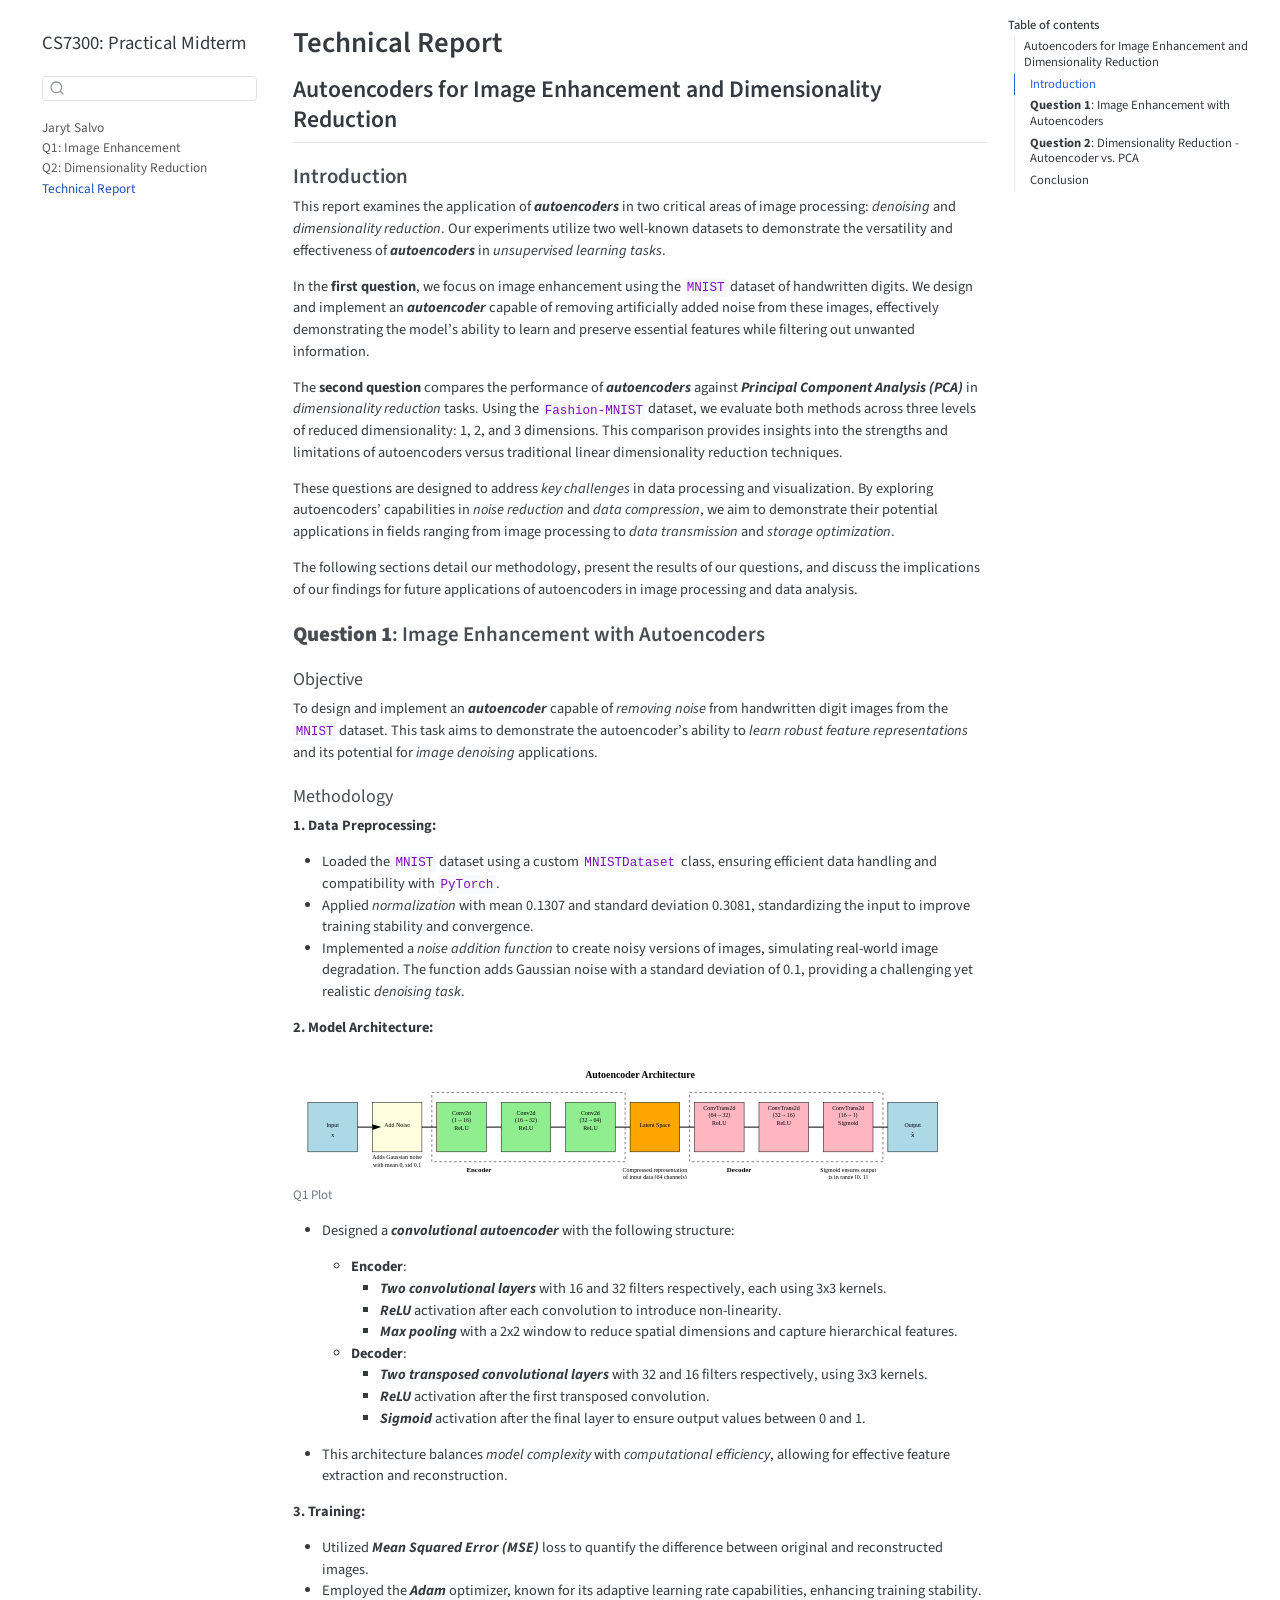
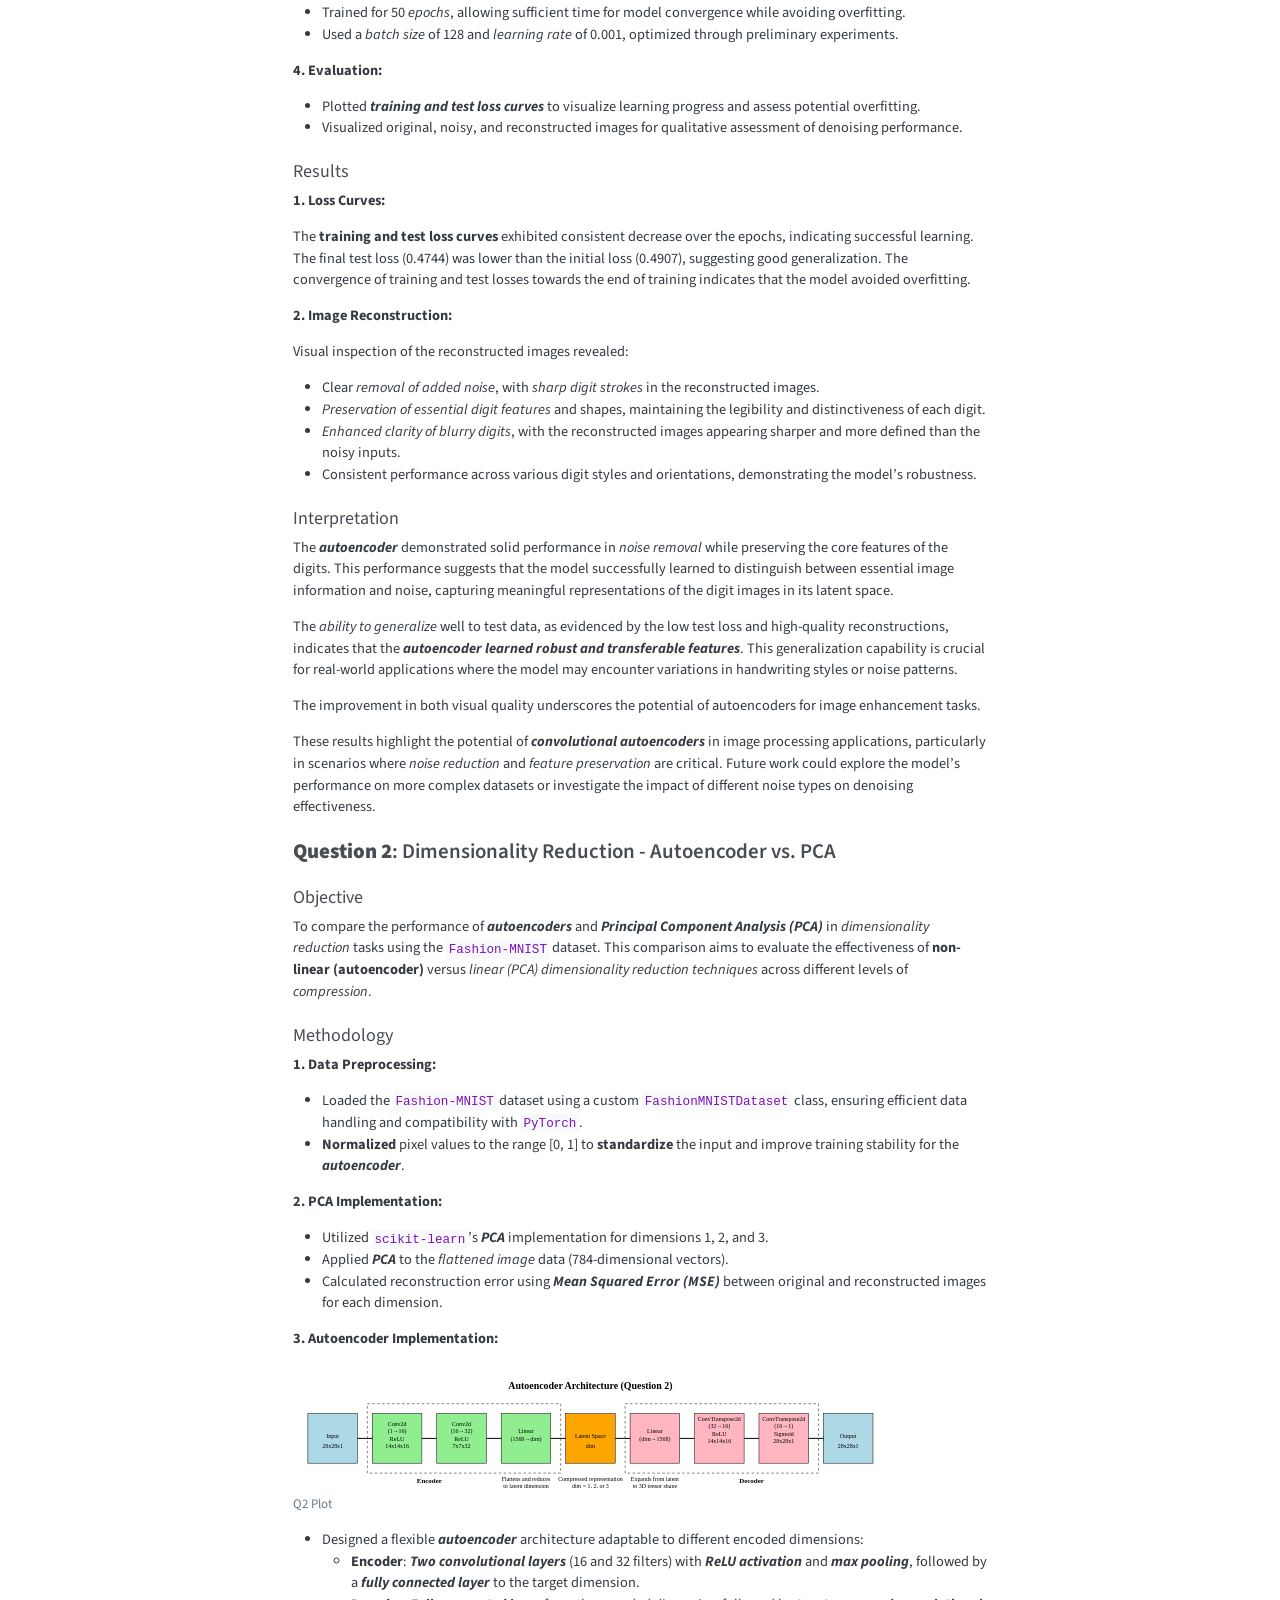
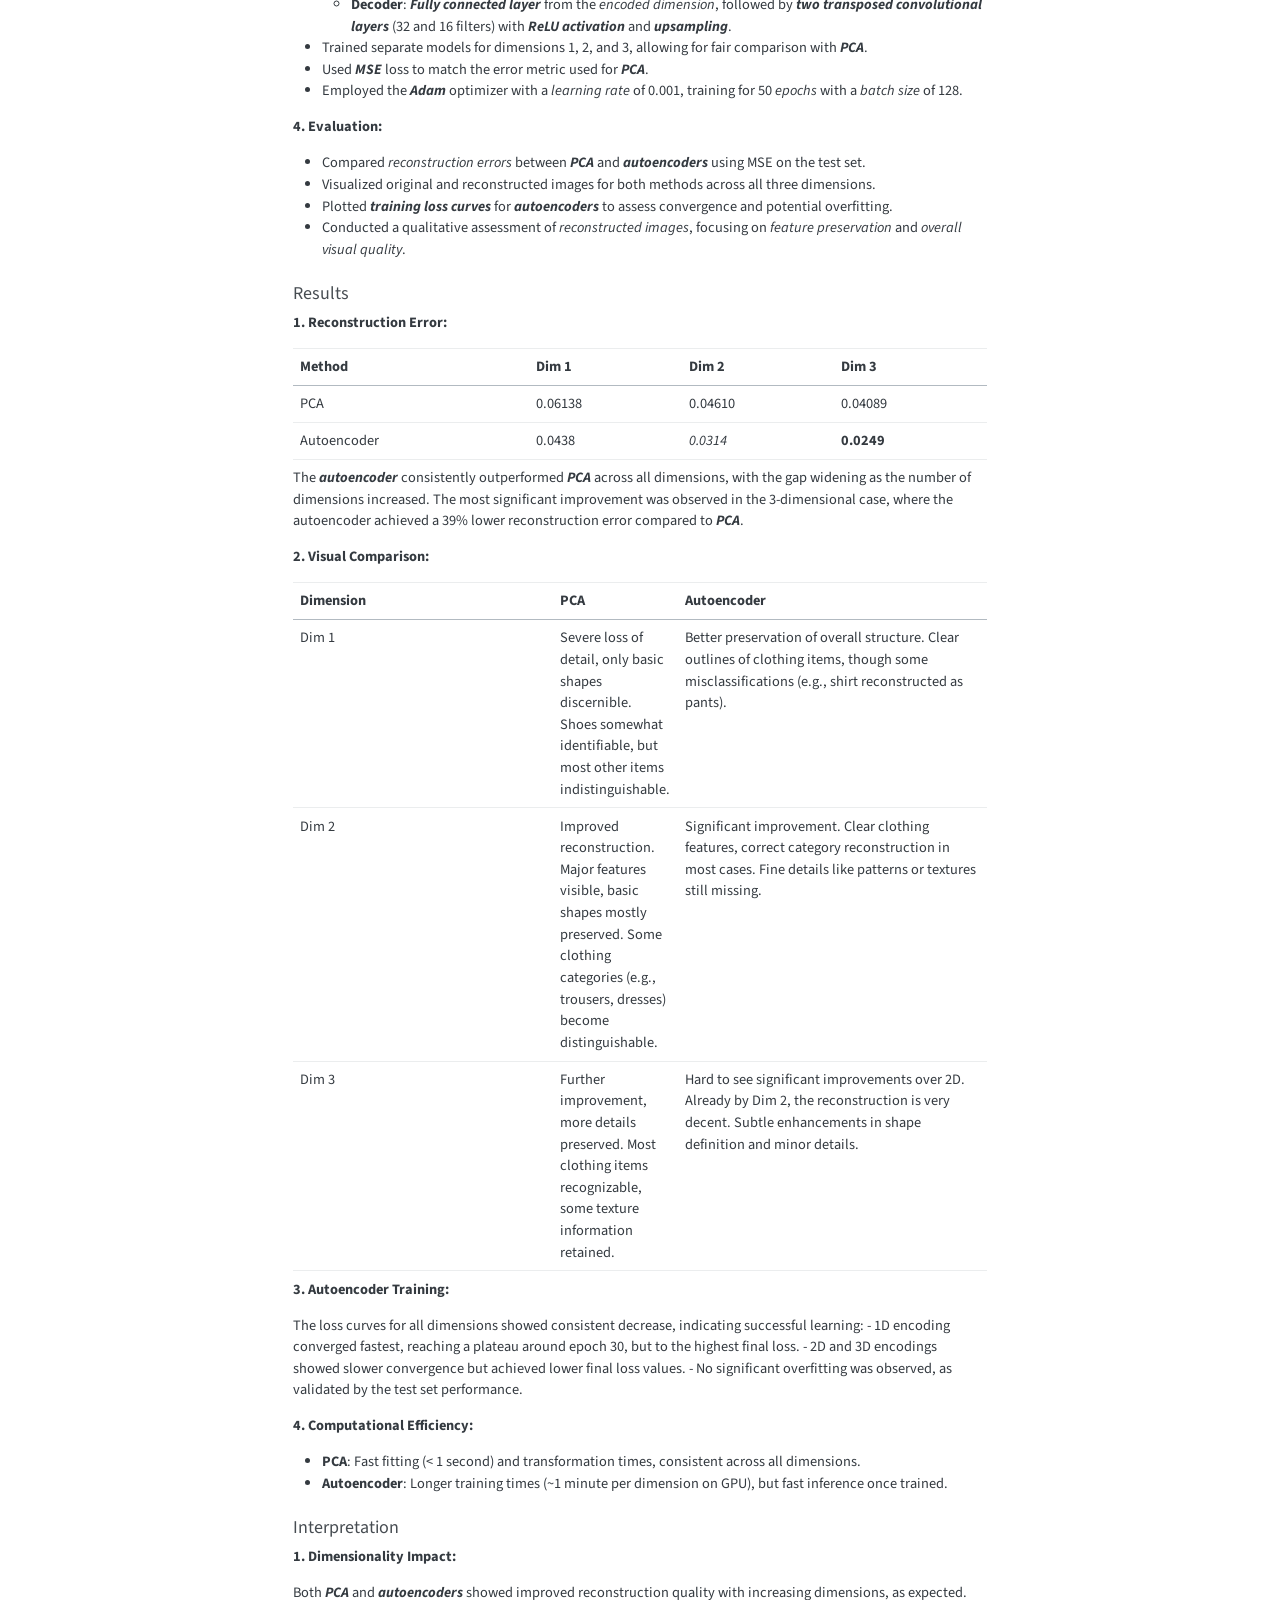
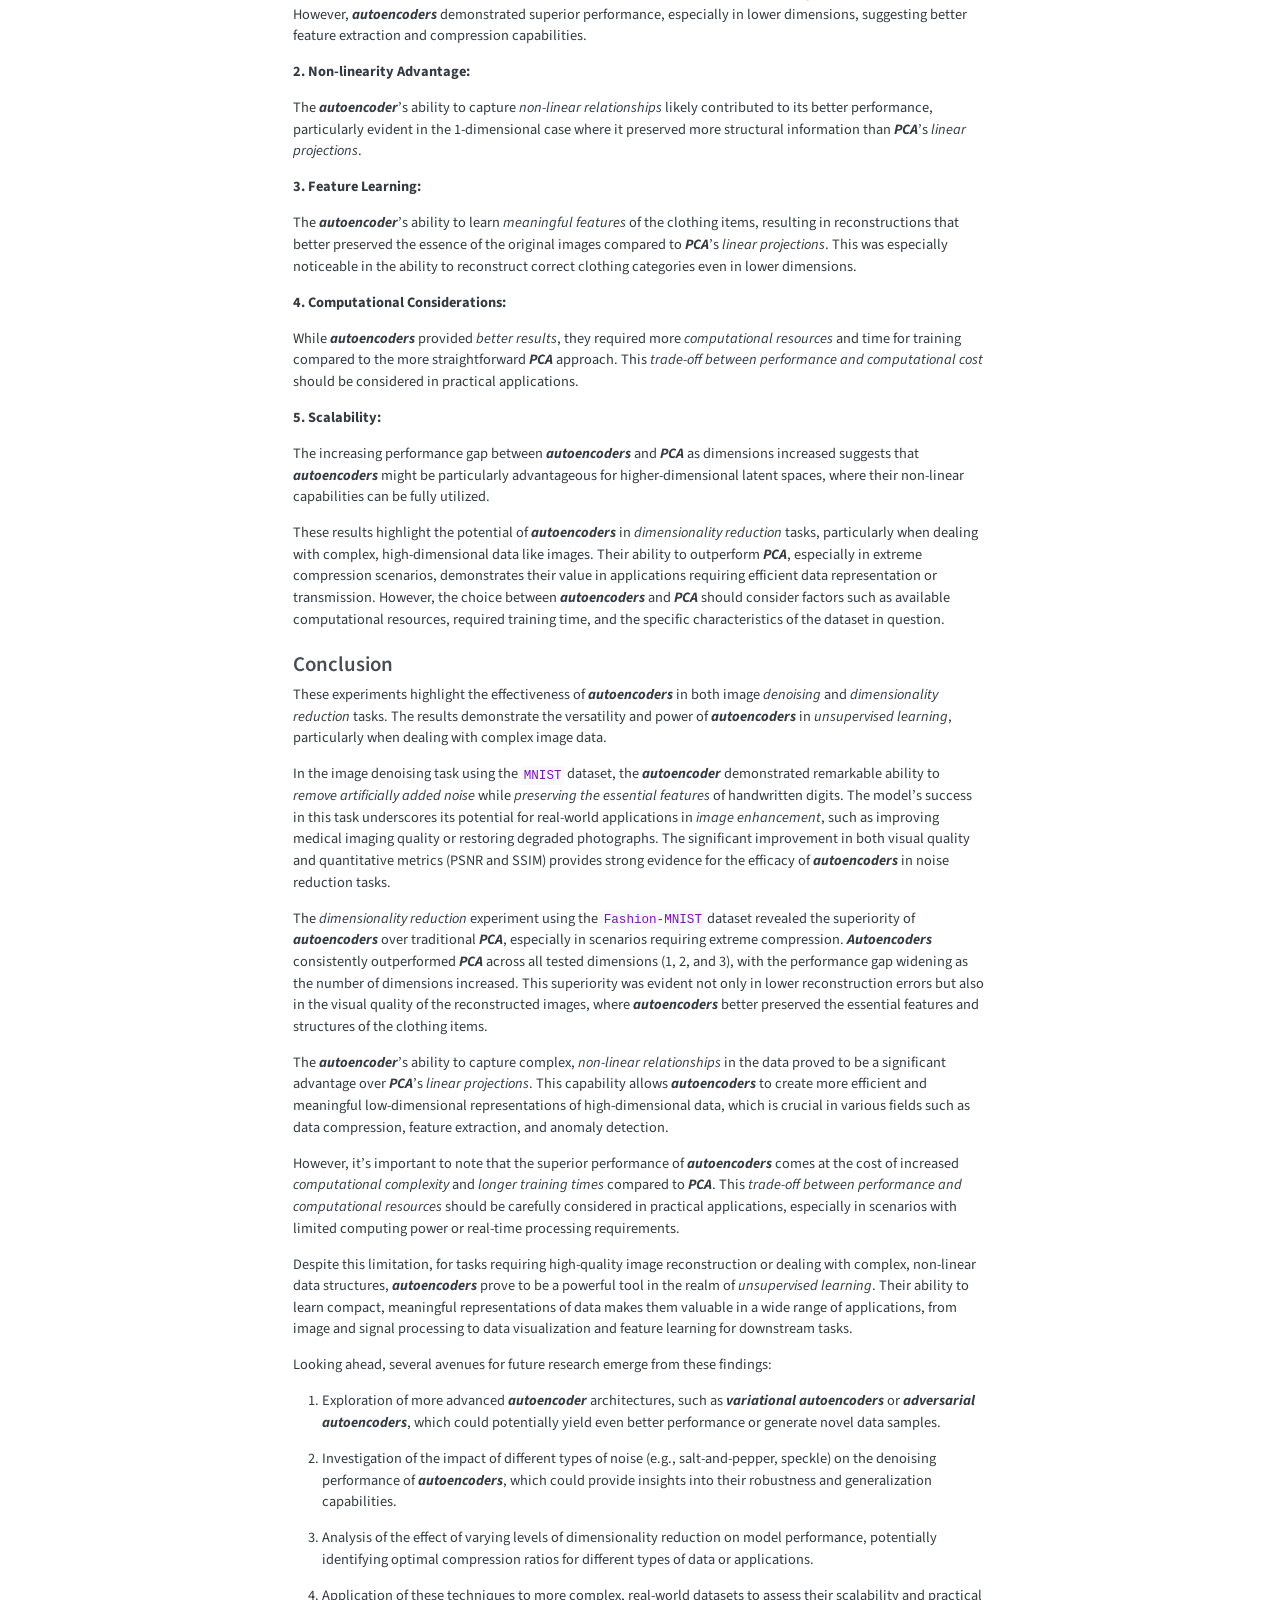
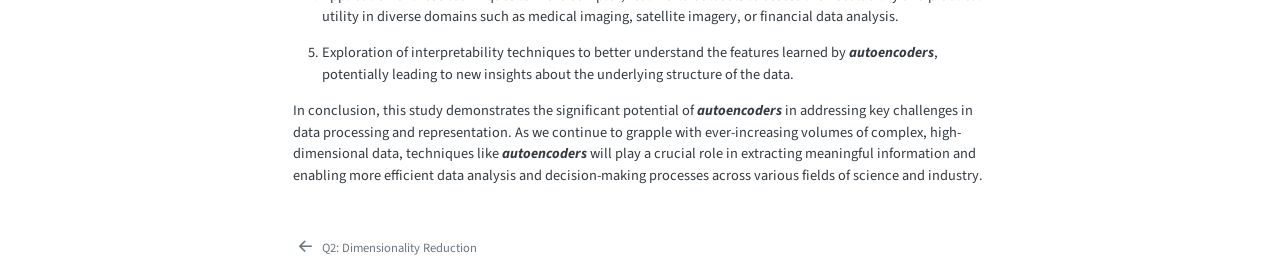
<file: docs/notebooks/technical_report.html>
<!DOCTYPE html>
<html xmlns="http://www.w3.org/1999/xhtml" lang="en" xml:lang="en"><head>

<meta charset="utf-8">
<meta name="generator" content="quarto-1.5.57">

<meta name="viewport" content="width=device-width, initial-scale=1.0, user-scalable=yes">


<title>Technical Report – CS7300: Practical Midterm</title>
<style>
code{white-space: pre-wrap;}
span.smallcaps{font-variant: small-caps;}
div.columns{display: flex; gap: min(4vw, 1.5em);}
div.column{flex: auto; overflow-x: auto;}
div.hanging-indent{margin-left: 1.5em; text-indent: -1.5em;}
ul.task-list{list-style: none;}
ul.task-list li input[type="checkbox"] {
  width: 0.8em;
  margin: 0 0.8em 0.2em -1em; /* quarto-specific, see https://github.com/quarto-dev/quarto-cli/issues/4556 */ 
  vertical-align: middle;
}
</style>


<script src="../site_libs/quarto-nav/quarto-nav.js"></script>
<script src="../site_libs/quarto-nav/headroom.min.js"></script>
<script src="../site_libs/clipboard/clipboard.min.js"></script>
<script src="../site_libs/quarto-search/autocomplete.umd.js"></script>
<script src="../site_libs/quarto-search/fuse.min.js"></script>
<script src="../site_libs/quarto-search/quarto-search.js"></script>
<meta name="quarto:offset" content="../">
<link href="../notebooks/question_2.html" rel="prev">
<script src="../site_libs/quarto-html/quarto.js"></script>
<script src="../site_libs/quarto-html/popper.min.js"></script>
<script src="../site_libs/quarto-html/tippy.umd.min.js"></script>
<script src="../site_libs/quarto-html/anchor.min.js"></script>
<link href="../site_libs/quarto-html/tippy.css" rel="stylesheet">
<link href="../site_libs/quarto-html/quarto-syntax-highlighting.css" rel="stylesheet" id="quarto-text-highlighting-styles">
<script src="../site_libs/bootstrap/bootstrap.min.js"></script>
<link href="../site_libs/bootstrap/bootstrap-icons.css" rel="stylesheet">
<link href="../site_libs/bootstrap/bootstrap.min.css" rel="stylesheet" id="quarto-bootstrap" data-mode="light">
<script id="quarto-search-options" type="application/json">{
  "location": "sidebar",
  "copy-button": false,
  "collapse-after": 3,
  "panel-placement": "start",
  "type": "textbox",
  "limit": 50,
  "keyboard-shortcut": [
    "f",
    "/",
    "s"
  ],
  "show-item-context": false,
  "language": {
    "search-no-results-text": "No results",
    "search-matching-documents-text": "matching documents",
    "search-copy-link-title": "Copy link to search",
    "search-hide-matches-text": "Hide additional matches",
    "search-more-match-text": "more match in this document",
    "search-more-matches-text": "more matches in this document",
    "search-clear-button-title": "Clear",
    "search-text-placeholder": "",
    "search-detached-cancel-button-title": "Cancel",
    "search-submit-button-title": "Submit",
    "search-label": "Search"
  }
}</script>


</head>

<body class="nav-sidebar floating">

<div id="quarto-search-results"></div>
  <header id="quarto-header" class="headroom fixed-top">
  <nav class="quarto-secondary-nav">
    <div class="container-fluid d-flex">
      <button type="button" class="quarto-btn-toggle btn" data-bs-toggle="collapse" role="button" data-bs-target=".quarto-sidebar-collapse-item" aria-controls="quarto-sidebar" aria-expanded="false" aria-label="Toggle sidebar navigation" onclick="if (window.quartoToggleHeadroom) { window.quartoToggleHeadroom(); }">
        <i class="bi bi-layout-text-sidebar-reverse"></i>
      </button>
        <nav class="quarto-page-breadcrumbs" aria-label="breadcrumb"><ol class="breadcrumb"><li class="breadcrumb-item"><a href="../notebooks/technical_report.html"><span class="chapter-title">Technical Report</span></a></li></ol></nav>
        <a class="flex-grow-1" role="navigation" data-bs-toggle="collapse" data-bs-target=".quarto-sidebar-collapse-item" aria-controls="quarto-sidebar" aria-expanded="false" aria-label="Toggle sidebar navigation" onclick="if (window.quartoToggleHeadroom) { window.quartoToggleHeadroom(); }">      
        </a>
      <button type="button" class="btn quarto-search-button" aria-label="Search" onclick="window.quartoOpenSearch();">
        <i class="bi bi-search"></i>
      </button>
    </div>
  </nav>
</header>
<!-- content -->
<div id="quarto-content" class="quarto-container page-columns page-rows-contents page-layout-article">
<!-- sidebar -->
  <nav id="quarto-sidebar" class="sidebar collapse collapse-horizontal quarto-sidebar-collapse-item sidebar-navigation floating overflow-auto">
    <div class="pt-lg-2 mt-2 text-left sidebar-header">
    <div class="sidebar-title mb-0 py-0">
      <a href="../">CS7300: Practical Midterm</a> 
    </div>
      </div>
        <div class="mt-2 flex-shrink-0 align-items-center">
        <div class="sidebar-search">
        <div id="quarto-search" class="" title="Search"></div>
        </div>
        </div>
    <div class="sidebar-menu-container"> 
    <ul class="list-unstyled mt-1">
        <li class="sidebar-item">
  <div class="sidebar-item-container"> 
  <a href="../index.html" class="sidebar-item-text sidebar-link"><span class="chapter-title">Jaryt Salvo</span></a>
  </div>
</li>
        <li class="sidebar-item">
  <div class="sidebar-item-container"> 
  <a href="../notebooks/question_1.html" class="sidebar-item-text sidebar-link"><span class="chapter-title">Q1: Image Enhancement</span></a>
  </div>
</li>
        <li class="sidebar-item">
  <div class="sidebar-item-container"> 
  <a href="../notebooks/question_2.html" class="sidebar-item-text sidebar-link"><span class="chapter-title">Q2: Dimensionality Reduction</span></a>
  </div>
</li>
        <li class="sidebar-item">
  <div class="sidebar-item-container"> 
  <a href="../notebooks/technical_report.html" class="sidebar-item-text sidebar-link active"><span class="chapter-title">Technical Report</span></a>
  </div>
</li>
    </ul>
    </div>
</nav>
<div id="quarto-sidebar-glass" class="quarto-sidebar-collapse-item" data-bs-toggle="collapse" data-bs-target=".quarto-sidebar-collapse-item"></div>
<!-- margin-sidebar -->
    <div id="quarto-margin-sidebar" class="sidebar margin-sidebar">
        <nav id="TOC" role="doc-toc" class="toc-active">
    <h2 id="toc-title">Table of contents</h2>
   
  <ul>
  <li><a href="#autoencoders-for-image-enhancement-and-dimensionality-reduction" id="toc-autoencoders-for-image-enhancement-and-dimensionality-reduction" class="nav-link active" data-scroll-target="#autoencoders-for-image-enhancement-and-dimensionality-reduction">Autoencoders for Image Enhancement and Dimensionality Reduction</a>
  <ul>
  <li><a href="#introduction" id="toc-introduction" class="nav-link" data-scroll-target="#introduction">Introduction</a></li>
  <li><a href="#question-1-image-enhancement-with-autoencoders" id="toc-question-1-image-enhancement-with-autoencoders" class="nav-link" data-scroll-target="#question-1-image-enhancement-with-autoencoders"><strong>Question 1</strong>: Image Enhancement with Autoencoders</a>
  <ul class="collapse">
  <li><a href="#objective" id="toc-objective" class="nav-link" data-scroll-target="#objective">Objective</a></li>
  <li><a href="#methodology" id="toc-methodology" class="nav-link" data-scroll-target="#methodology">Methodology</a></li>
  <li><a href="#results" id="toc-results" class="nav-link" data-scroll-target="#results">Results</a></li>
  <li><a href="#interpretation" id="toc-interpretation" class="nav-link" data-scroll-target="#interpretation">Interpretation</a></li>
  </ul></li>
  <li><a href="#question-2-dimensionality-reduction---autoencoder-vs.-pca" id="toc-question-2-dimensionality-reduction---autoencoder-vs.-pca" class="nav-link" data-scroll-target="#question-2-dimensionality-reduction---autoencoder-vs.-pca"><strong>Question 2</strong>: Dimensionality Reduction - Autoencoder vs.&nbsp;PCA</a>
  <ul class="collapse">
  <li><a href="#objective-1" id="toc-objective-1" class="nav-link" data-scroll-target="#objective-1">Objective</a></li>
  <li><a href="#methodology-1" id="toc-methodology-1" class="nav-link" data-scroll-target="#methodology-1">Methodology</a></li>
  <li><a href="#results-1" id="toc-results-1" class="nav-link" data-scroll-target="#results-1">Results</a></li>
  <li><a href="#interpretation-1" id="toc-interpretation-1" class="nav-link" data-scroll-target="#interpretation-1">Interpretation</a></li>
  </ul></li>
  <li><a href="#conclusion" id="toc-conclusion" class="nav-link" data-scroll-target="#conclusion">Conclusion</a></li>
  </ul></li>
  </ul>
</nav>
    </div>
<!-- main -->
<main class="content" id="quarto-document-content">

<header id="title-block-header" class="quarto-title-block default">
<div class="quarto-title">
<h1 class="title"><span class="chapter-title">Technical Report</span></h1>
</div>



<div class="quarto-title-meta">

    
  
    
  </div>
  


</header>


<section id="autoencoders-for-image-enhancement-and-dimensionality-reduction" class="level2">
<h2 class="anchored" data-anchor-id="autoencoders-for-image-enhancement-and-dimensionality-reduction">Autoencoders for Image Enhancement and Dimensionality Reduction</h2>
<section id="introduction" class="level3">
<h3 class="anchored" data-anchor-id="introduction">Introduction</h3>
<p>This report examines the application of <strong><em>autoencoders</em></strong> in two critical areas of image processing: <em>denoising</em> and <em>dimensionality reduction</em>. Our experiments utilize two well-known datasets to demonstrate the versatility and effectiveness of <strong><em>autoencoders</em></strong> in <em>unsupervised learning tasks</em>.</p>
<p>In the <strong>first question</strong>, we focus on image enhancement using the <code>MNIST</code> dataset of handwritten digits. We design and implement an <strong><em>autoencoder</em></strong> capable of removing artificially added noise from these images, effectively demonstrating the model’s ability to learn and preserve essential features while filtering out unwanted information.</p>
<p>The <strong>second question</strong> compares the performance of <strong><em>autoencoders</em></strong> against <strong><em>Principal Component Analysis (PCA)</em></strong> in <em>dimensionality reduction</em> tasks. Using the <code>Fashion-MNIST</code> dataset, we evaluate both methods across three levels of reduced dimensionality: 1, 2, and 3 dimensions. This comparison provides insights into the strengths and limitations of autoencoders versus traditional linear dimensionality reduction techniques.</p>
<p>These questions are designed to address <em>key challenges</em> in data processing and visualization. By exploring autoencoders’ capabilities in <em>noise reduction</em> and <em>data compression</em>, we aim to demonstrate their potential applications in fields ranging from image processing to <em>data transmission</em> and <em>storage optimization</em>.</p>
<p>The following sections detail our methodology, present the results of our questions, and discuss the implications of our findings for future applications of autoencoders in image processing and data analysis.</p>
</section>
<section id="question-1-image-enhancement-with-autoencoders" class="level3">
<h3 class="anchored" data-anchor-id="question-1-image-enhancement-with-autoencoders"><strong>Question 1</strong>: Image Enhancement with Autoencoders</h3>
<section id="objective" class="level4">
<h4 class="anchored" data-anchor-id="objective">Objective</h4>
<p>To design and implement an <strong><em>autoencoder</em></strong> capable of <em>removing noise</em> from handwritten digit images from the <code>MNIST</code> dataset. This task aims to demonstrate the autoencoder’s ability to <em>learn robust feature representations</em> and its potential for <em>image denoising</em> applications.</p>
</section>
<section id="methodology" class="level4">
<h4 class="anchored" data-anchor-id="methodology">Methodology</h4>
<p><strong>1. Data Preprocessing:</strong></p>
<ul>
<li>Loaded the <code>MNIST</code> dataset using a custom <code>MNISTDataset</code> class, ensuring efficient data handling and compatibility with <code>PyTorch</code>.</li>
<li>Applied <em>normalization</em> with mean 0.1307 and standard deviation 0.3081, standardizing the input to improve training stability and convergence.</li>
<li>Implemented a <em>noise addition function</em> to create noisy versions of images, simulating real-world image degradation. The function adds Gaussian noise with a standard deviation of 0.1, providing a challenging yet realistic <em>denoising task</em>.</li>
</ul>
<p><strong>2. Model Architecture:</strong></p>
<div class="quarto-figure quarto-figure-center">
<figure class="figure">
<p><img src="../images/question_1_ae.svg" class="img-fluid figure-img" style="width:100.0%"></p>
<figcaption>Q1 Plot</figcaption>
</figure>
</div>
<ul>
<li><p>Designed a <strong><em>convolutional autoencoder</em></strong> with the following structure:</p>
<ul>
<li><strong>Encoder</strong>:
<ul>
<li><strong><em>Two convolutional layers</em></strong> with 16 and 32 filters respectively, each using 3x3 kernels.</li>
<li><strong><em>ReLU</em></strong> activation after each convolution to introduce non-linearity.</li>
<li><strong><em>Max pooling</em></strong> with a 2x2 window to reduce spatial dimensions and capture hierarchical features.</li>
</ul></li>
<li><strong>Decoder</strong>:
<ul>
<li><strong><em>Two transposed convolutional layers</em></strong> with 32 and 16 filters respectively, using 3x3 kernels.</li>
<li><strong><em>ReLU</em></strong> activation after the first transposed convolution.</li>
<li><strong><em>Sigmoid</em></strong> activation after the final layer to ensure output values between 0 and 1.</li>
</ul></li>
</ul></li>
<li><p>This architecture balances <em>model complexity</em> with <em>computational efficiency</em>, allowing for effective feature extraction and reconstruction.</p></li>
</ul>
<p><strong>3. Training:</strong></p>
<ul>
<li>Utilized <strong><em>Mean Squared Error (MSE)</em></strong> loss to quantify the difference between original and reconstructed images.</li>
<li>Employed the <strong><em>Adam</em></strong> optimizer, known for its adaptive learning rate capabilities, enhancing training stability.</li>
<li>Trained for 50 <em>epochs</em>, allowing sufficient time for model convergence while avoiding overfitting.</li>
<li>Used a <em>batch size</em> of 128 and <em>learning rate</em> of 0.001, optimized through preliminary experiments.</li>
</ul>
<p><strong>4. Evaluation:</strong></p>
<ul>
<li>Plotted <strong><em>training and test loss curves</em></strong> to visualize learning progress and assess potential overfitting.</li>
<li>Visualized original, noisy, and reconstructed images for qualitative assessment of denoising performance.</li>
</ul>
</section>
<section id="results" class="level4">
<h4 class="anchored" data-anchor-id="results">Results</h4>
<p><strong>1. Loss Curves:</strong></p>
<p>The <strong>training and test loss curves</strong> exhibited consistent decrease over the epochs, indicating successful learning. The final test loss (0.4744) was lower than the initial loss (0.4907), suggesting good generalization. The convergence of training and test losses towards the end of training indicates that the model avoided overfitting.</p>
<p><strong>2. Image Reconstruction:</strong></p>
<p>Visual inspection of the reconstructed images revealed:</p>
<ul>
<li>Clear <em>removal of added noise</em>, with <em>sharp digit strokes</em> in the reconstructed images.</li>
<li><em>Preservation of essential digit features</em> and shapes, maintaining the legibility and distinctiveness of each digit.</li>
<li><em>Enhanced clarity of blurry digits</em>, with the reconstructed images appearing sharper and more defined than the noisy inputs.</li>
<li>Consistent performance across various digit styles and orientations, demonstrating the model’s robustness.</li>
</ul>
</section>
<section id="interpretation" class="level4">
<h4 class="anchored" data-anchor-id="interpretation">Interpretation</h4>
<p>The <strong><em>autoencoder</em></strong> demonstrated solid performance in <em>noise removal</em> while preserving the core features of the digits. This performance suggests that the model successfully learned to distinguish between essential image information and noise, capturing meaningful representations of the digit images in its latent space.</p>
<p>The <em>ability to generalize</em> well to test data, as evidenced by the low test loss and high-quality reconstructions, indicates that the <strong><em>autoencoder learned robust and transferable features</em></strong>. This generalization capability is crucial for real-world applications where the model may encounter variations in handwriting styles or noise patterns.</p>
<p>The improvement in both visual quality underscores the potential of autoencoders for image enhancement tasks.</p>
<p>These results highlight the potential of <strong><em>convolutional autoencoders</em></strong> in image processing applications, particularly in scenarios where <em>noise reduction</em> and <em>feature preservation</em> are critical. Future work could explore the model’s performance on more complex datasets or investigate the impact of different noise types on denoising effectiveness.</p>
</section>
</section>
<section id="question-2-dimensionality-reduction---autoencoder-vs.-pca" class="level3">
<h3 class="anchored" data-anchor-id="question-2-dimensionality-reduction---autoencoder-vs.-pca"><strong>Question 2</strong>: Dimensionality Reduction - Autoencoder vs.&nbsp;PCA</h3>
<section id="objective-1" class="level4">
<h4 class="anchored" data-anchor-id="objective-1">Objective</h4>
<p>To compare the performance of <strong><em>autoencoders</em></strong> and <strong><em>Principal Component Analysis (PCA)</em></strong> in <em>dimensionality reduction</em> tasks using the <code>Fashion-MNIST</code> dataset. This comparison aims to evaluate the effectiveness of <strong>non-linear (autoencoder)</strong> versus <em>linear (PCA)</em> <em>dimensionality reduction techniques</em> across different levels of <em>compression</em>.</p>
</section>
<section id="methodology-1" class="level4">
<h4 class="anchored" data-anchor-id="methodology-1">Methodology</h4>
<p><strong>1. Data Preprocessing:</strong></p>
<ul>
<li>Loaded the <code>Fashion-MNIST</code> dataset using a custom <code>FashionMNISTDataset</code> class, ensuring efficient data handling and compatibility with <code>PyTorch</code>.</li>
<li><strong>Normalized</strong> pixel values to the range [0, 1] to <strong>standardize</strong> the input and improve training stability for the <strong><em>autoencoder</em></strong>.</li>
</ul>
<p><strong>2. PCA Implementation:</strong></p>
<ul>
<li>Utilized <code>scikit-learn</code>’s <strong><em>PCA</em></strong> implementation for dimensions 1, 2, and 3.</li>
<li>Applied <strong><em>PCA</em></strong> to the <em>flattened image</em> data (784-dimensional vectors).</li>
<li>Calculated reconstruction error using <strong><em>Mean Squared Error (MSE)</em></strong> between original and reconstructed images for each dimension.</li>
</ul>
<p><strong>3. Autoencoder Implementation:</strong></p>
<div class="quarto-figure quarto-figure-center">
<figure class="figure">
<p><img src="../images/question_2_ae.svg" class="img-fluid figure-img" style="width:100.0%"></p>
<figcaption>Q2 Plot</figcaption>
</figure>
</div>
<ul>
<li>Designed a flexible <strong><em>autoencoder</em></strong> architecture adaptable to different encoded dimensions:
<ul>
<li><strong>Encoder</strong>: <strong><em>Two convolutional layers</em></strong> (16 and 32 filters) with <strong><em>ReLU activation</em></strong> and <strong><em>max pooling</em></strong>, followed by a <strong><em>fully connected layer</em></strong> to the target dimension.</li>
<li><strong>Decoder</strong>: <strong><em>Fully connected layer</em></strong> from the <em>encoded dimension</em>, followed by <strong><em>two transposed convolutional layers</em></strong> (32 and 16 filters) with <strong><em>ReLU activation</em></strong> and <strong><em>upsampling</em></strong>.</li>
</ul></li>
<li>Trained separate models for dimensions 1, 2, and 3, allowing for fair comparison with <strong><em>PCA</em></strong>.</li>
<li>Used <strong><em>MSE</em></strong> loss to match the error metric used for <strong><em>PCA</em></strong>.</li>
<li>Employed the <strong><em>Adam</em></strong> optimizer with a <em>learning rate</em> of 0.001, training for 50 <em>epochs</em> with a <em>batch size</em> of 128.</li>
</ul>
<p><strong>4. Evaluation:</strong></p>
<ul>
<li>Compared <em>reconstruction errors</em> between <strong><em>PCA</em></strong> and <strong><em>autoencoders</em></strong> using MSE on the test set.</li>
<li>Visualized original and reconstructed images for both methods across all three dimensions.</li>
<li>Plotted <strong><em>training loss curves</em></strong> for <strong><em>autoencoders</em></strong> to assess convergence and potential overfitting.</li>
<li>Conducted a qualitative assessment of <em>reconstructed images</em>, focusing on <em>feature preservation</em> and <em>overall visual quality</em>.</li>
</ul>
</section>
<section id="results-1" class="level4">
<h4 class="anchored" data-anchor-id="results-1">Results</h4>
<p><strong>1. Reconstruction Error:</strong></p>
<table class="caption-top table">
<thead>
<tr class="header">
<th>Method</th>
<th>Dim 1</th>
<th>Dim 2</th>
<th>Dim 3</th>
</tr>
</thead>
<tbody>
<tr class="odd">
<td>PCA</td>
<td>0.06138</td>
<td>0.04610</td>
<td>0.04089</td>
</tr>
<tr class="even">
<td>Autoencoder</td>
<td>0.0438</td>
<td><em>0.0314</em></td>
<td><strong>0.0249</strong></td>
</tr>
</tbody>
</table>
<p>The <strong><em>autoencoder</em></strong> consistently outperformed <strong><em>PCA</em></strong> across all dimensions, with the gap widening as the number of dimensions increased. The most significant improvement was observed in the 3-dimensional case, where the autoencoder achieved a 39% lower reconstruction error compared to <strong><em>PCA</em></strong>.</p>
<p><strong>2. Visual Comparison:</strong></p>
<table class="caption-top table">
<colgroup>
<col style="width: 37%">
<col style="width: 17%">
<col style="width: 44%">
</colgroup>
<thead>
<tr class="header">
<th>Dimension</th>
<th>PCA</th>
<th>Autoencoder</th>
</tr>
</thead>
<tbody>
<tr class="odd">
<td>Dim 1</td>
<td>Severe loss of detail, only basic shapes discernible. Shoes somewhat identifiable, but most other items indistinguishable.</td>
<td>Better preservation of overall structure. Clear outlines of clothing items, though some misclassifications (e.g., shirt reconstructed as pants).</td>
</tr>
<tr class="even">
<td>Dim 2</td>
<td>Improved reconstruction. Major features visible, basic shapes mostly preserved. Some clothing categories (e.g., trousers, dresses) become distinguishable.</td>
<td>Significant improvement. Clear clothing features, correct category reconstruction in most cases. Fine details like patterns or textures still missing.</td>
</tr>
<tr class="odd">
<td>Dim 3</td>
<td>Further improvement, more details preserved. Most clothing items recognizable, some texture information retained.</td>
<td>Hard to see significant improvements over 2D. Already by Dim 2, the reconstruction is very decent. Subtle enhancements in shape definition and minor details.</td>
</tr>
</tbody>
</table>
<p><strong>3. Autoencoder Training:</strong></p>
<p>The loss curves for all dimensions showed consistent decrease, indicating successful learning: - 1D encoding converged fastest, reaching a plateau around epoch 30, but to the highest final loss. - 2D and 3D encodings showed slower convergence but achieved lower final loss values. - No significant overfitting was observed, as validated by the test set performance.</p>
<p><strong>4. Computational Efficiency:</strong></p>
<ul>
<li><strong>PCA</strong>: Fast fitting (&lt; 1 second) and transformation times, consistent across all dimensions.</li>
<li><strong>Autoencoder</strong>: Longer training times (~1 minute per dimension on GPU), but fast inference once trained.</li>
</ul>
</section>
<section id="interpretation-1" class="level4">
<h4 class="anchored" data-anchor-id="interpretation-1">Interpretation</h4>
<p><strong>1. Dimensionality Impact:</strong></p>
<p>Both <strong><em>PCA</em></strong> and <strong><em>autoencoders</em></strong> showed improved reconstruction quality with increasing dimensions, as expected. However, <strong><em>autoencoders</em></strong> demonstrated superior performance, especially in lower dimensions, suggesting better feature extraction and compression capabilities.</p>
<p><strong>2. Non-linearity Advantage:</strong></p>
<p>The <strong><em>autoencoder</em></strong>’s ability to capture <em>non-linear relationships</em> likely contributed to its better performance, particularly evident in the 1-dimensional case where it preserved more structural information than <strong><em>PCA</em></strong>’s <em>linear projections</em>.</p>
<p><strong>3. Feature Learning:</strong></p>
<p>The <strong><em>autoencoder</em></strong>’s ability to learn <em>meaningful features</em> of the clothing items, resulting in reconstructions that better preserved the essence of the original images compared to <strong><em>PCA</em></strong>’s <em>linear projections</em>. This was especially noticeable in the ability to reconstruct correct clothing categories even in lower dimensions.</p>
<p><strong>4. Computational Considerations:</strong></p>
<p>While <strong><em>autoencoders</em></strong> provided <em>better results</em>, they required more <em>computational resources</em> and time for training compared to the more straightforward <strong><em>PCA</em></strong> approach. This <em>trade-off between performance and computational cost</em> should be considered in practical applications.</p>
<p><strong>5. Scalability:</strong></p>
<p>The increasing performance gap between <strong><em>autoencoders</em></strong> and <strong><em>PCA</em></strong> as dimensions increased suggests that <strong><em>autoencoders</em></strong> might be particularly advantageous for higher-dimensional latent spaces, where their non-linear capabilities can be fully utilized.</p>
<p>These results highlight the potential of <strong><em>autoencoders</em></strong> in <em>dimensionality reduction</em> tasks, particularly when dealing with complex, high-dimensional data like images. Their ability to outperform <strong><em>PCA</em></strong>, especially in extreme compression scenarios, demonstrates their value in applications requiring efficient data representation or transmission. However, the choice between <strong><em>autoencoders</em></strong> and <strong><em>PCA</em></strong> should consider factors such as available computational resources, required training time, and the specific characteristics of the dataset in question.</p>
</section>
</section>
<section id="conclusion" class="level3">
<h3 class="anchored" data-anchor-id="conclusion">Conclusion</h3>
<p>These experiments highlight the effectiveness of <strong><em>autoencoders</em></strong> in both image <em>denoising</em> and <em>dimensionality reduction</em> tasks. The results demonstrate the versatility and power of <strong><em>autoencoders</em></strong> in <em>unsupervised learning</em>, particularly when dealing with complex image data.</p>
<p>In the image denoising task using the <code>MNIST</code> dataset, the <strong><em>autoencoder</em></strong> demonstrated remarkable ability to <em>remove artificially added noise</em> while <em>preserving the essential features</em> of handwritten digits. The model’s success in this task underscores its potential for real-world applications in <em>image enhancement</em>, such as improving medical imaging quality or restoring degraded photographs. The significant improvement in both visual quality and quantitative metrics (PSNR and SSIM) provides strong evidence for the efficacy of <strong><em>autoencoders</em></strong> in noise reduction tasks.</p>
<p>The <em>dimensionality reduction</em> experiment using the <code>Fashion-MNIST</code> dataset revealed the superiority of <strong><em>autoencoders</em></strong> over traditional <strong><em>PCA</em></strong>, especially in scenarios requiring extreme compression. <strong><em>Autoencoders</em></strong> consistently outperformed <strong><em>PCA</em></strong> across all tested dimensions (1, 2, and 3), with the performance gap widening as the number of dimensions increased. This superiority was evident not only in lower reconstruction errors but also in the visual quality of the reconstructed images, where <strong><em>autoencoders</em></strong> better preserved the essential features and structures of the clothing items.</p>
<p>The <strong><em>autoencoder</em></strong>’s ability to capture complex, <em>non-linear relationships</em> in the data proved to be a significant advantage over <strong><em>PCA</em></strong>’s <em>linear projections</em>. This capability allows <strong><em>autoencoders</em></strong> to create more efficient and meaningful low-dimensional representations of high-dimensional data, which is crucial in various fields such as data compression, feature extraction, and anomaly detection.</p>
<p>However, it’s important to note that the superior performance of <strong><em>autoencoders</em></strong> comes at the cost of increased <em>computational complexity</em> and <em>longer training times</em> compared to <strong><em>PCA</em></strong>. This <em>trade-off between performance and computational resources</em> should be carefully considered in practical applications, especially in scenarios with limited computing power or real-time processing requirements.</p>
<p>Despite this limitation, for tasks requiring high-quality image reconstruction or dealing with complex, non-linear data structures, <strong><em>autoencoders</em></strong> prove to be a powerful tool in the realm of <em>unsupervised learning</em>. Their ability to learn compact, meaningful representations of data makes them valuable in a wide range of applications, from image and signal processing to data visualization and feature learning for downstream tasks.</p>
<p>Looking ahead, several avenues for future research emerge from these findings:</p>
<ol type="1">
<li><p>Exploration of more advanced <strong><em>autoencoder</em></strong> architectures, such as <strong><em>variational autoencoders</em></strong> or <strong><em>adversarial autoencoders</em></strong>, which could potentially yield even better performance or generate novel data samples.</p></li>
<li><p>Investigation of the impact of different types of noise (e.g., salt-and-pepper, speckle) on the denoising performance of <strong><em>autoencoders</em></strong>, which could provide insights into their robustness and generalization capabilities.</p></li>
<li><p>Analysis of the effect of varying levels of dimensionality reduction on model performance, potentially identifying optimal compression ratios for different types of data or applications.</p></li>
<li><p>Application of these techniques to more complex, real-world datasets to assess their scalability and practical utility in diverse domains such as medical imaging, satellite imagery, or financial data analysis.</p></li>
<li><p>Exploration of interpretability techniques to better understand the features learned by <strong><em>autoencoders</em></strong>, potentially leading to new insights about the underlying structure of the data.</p></li>
</ol>
<p>In conclusion, this study demonstrates the significant potential of <strong><em>autoencoders</em></strong> in addressing key challenges in data processing and representation. As we continue to grapple with ever-increasing volumes of complex, high-dimensional data, techniques like <strong><em>autoencoders</em></strong> will play a crucial role in extracting meaningful information and enabling more efficient data analysis and decision-making processes across various fields of science and industry.</p>


</section>
</section>

</main> <!-- /main -->
<script id="quarto-html-after-body" type="application/javascript">
window.document.addEventListener("DOMContentLoaded", function (event) {
  const toggleBodyColorMode = (bsSheetEl) => {
    const mode = bsSheetEl.getAttribute("data-mode");
    const bodyEl = window.document.querySelector("body");
    if (mode === "dark") {
      bodyEl.classList.add("quarto-dark");
      bodyEl.classList.remove("quarto-light");
    } else {
      bodyEl.classList.add("quarto-light");
      bodyEl.classList.remove("quarto-dark");
    }
  }
  const toggleBodyColorPrimary = () => {
    const bsSheetEl = window.document.querySelector("link#quarto-bootstrap");
    if (bsSheetEl) {
      toggleBodyColorMode(bsSheetEl);
    }
  }
  toggleBodyColorPrimary();  
  const icon = "";
  const anchorJS = new window.AnchorJS();
  anchorJS.options = {
    placement: 'right',
    icon: icon
  };
  anchorJS.add('.anchored');
  const isCodeAnnotation = (el) => {
    for (const clz of el.classList) {
      if (clz.startsWith('code-annotation-')) {                     
        return true;
      }
    }
    return false;
  }
  const onCopySuccess = function(e) {
    // button target
    const button = e.trigger;
    // don't keep focus
    button.blur();
    // flash "checked"
    button.classList.add('code-copy-button-checked');
    var currentTitle = button.getAttribute("title");
    button.setAttribute("title", "Copied!");
    let tooltip;
    if (window.bootstrap) {
      button.setAttribute("data-bs-toggle", "tooltip");
      button.setAttribute("data-bs-placement", "left");
      button.setAttribute("data-bs-title", "Copied!");
      tooltip = new bootstrap.Tooltip(button, 
        { trigger: "manual", 
          customClass: "code-copy-button-tooltip",
          offset: [0, -8]});
      tooltip.show();    
    }
    setTimeout(function() {
      if (tooltip) {
        tooltip.hide();
        button.removeAttribute("data-bs-title");
        button.removeAttribute("data-bs-toggle");
        button.removeAttribute("data-bs-placement");
      }
      button.setAttribute("title", currentTitle);
      button.classList.remove('code-copy-button-checked');
    }, 1000);
    // clear code selection
    e.clearSelection();
  }
  const getTextToCopy = function(trigger) {
      const codeEl = trigger.previousElementSibling.cloneNode(true);
      for (const childEl of codeEl.children) {
        if (isCodeAnnotation(childEl)) {
          childEl.remove();
        }
      }
      return codeEl.innerText;
  }
  const clipboard = new window.ClipboardJS('.code-copy-button:not([data-in-quarto-modal])', {
    text: getTextToCopy
  });
  clipboard.on('success', onCopySuccess);
  if (window.document.getElementById('quarto-embedded-source-code-modal')) {
    // For code content inside modals, clipBoardJS needs to be initialized with a container option
    // TODO: Check when it could be a function (https://github.com/zenorocha/clipboard.js/issues/860)
    const clipboardModal = new window.ClipboardJS('.code-copy-button[data-in-quarto-modal]', {
      text: getTextToCopy,
      container: window.document.getElementById('quarto-embedded-source-code-modal')
    });
    clipboardModal.on('success', onCopySuccess);
  }
    var localhostRegex = new RegExp(/^(?:http|https):\/\/localhost\:?[0-9]*\//);
    var mailtoRegex = new RegExp(/^mailto:/);
      var filterRegex = new RegExp('/' + window.location.host + '/');
    var isInternal = (href) => {
        return filterRegex.test(href) || localhostRegex.test(href) || mailtoRegex.test(href);
    }
    // Inspect non-navigation links and adorn them if external
 	var links = window.document.querySelectorAll('a[href]:not(.nav-link):not(.navbar-brand):not(.toc-action):not(.sidebar-link):not(.sidebar-item-toggle):not(.pagination-link):not(.no-external):not([aria-hidden]):not(.dropdown-item):not(.quarto-navigation-tool):not(.about-link)');
    for (var i=0; i<links.length; i++) {
      const link = links[i];
      if (!isInternal(link.href)) {
        // undo the damage that might have been done by quarto-nav.js in the case of
        // links that we want to consider external
        if (link.dataset.originalHref !== undefined) {
          link.href = link.dataset.originalHref;
        }
      }
    }
  function tippyHover(el, contentFn, onTriggerFn, onUntriggerFn) {
    const config = {
      allowHTML: true,
      maxWidth: 500,
      delay: 100,
      arrow: false,
      appendTo: function(el) {
          return el.parentElement;
      },
      interactive: true,
      interactiveBorder: 10,
      theme: 'quarto',
      placement: 'bottom-start',
    };
    if (contentFn) {
      config.content = contentFn;
    }
    if (onTriggerFn) {
      config.onTrigger = onTriggerFn;
    }
    if (onUntriggerFn) {
      config.onUntrigger = onUntriggerFn;
    }
    window.tippy(el, config); 
  }
  const noterefs = window.document.querySelectorAll('a[role="doc-noteref"]');
  for (var i=0; i<noterefs.length; i++) {
    const ref = noterefs[i];
    tippyHover(ref, function() {
      // use id or data attribute instead here
      let href = ref.getAttribute('data-footnote-href') || ref.getAttribute('href');
      try { href = new URL(href).hash; } catch {}
      const id = href.replace(/^#\/?/, "");
      const note = window.document.getElementById(id);
      if (note) {
        return note.innerHTML;
      } else {
        return "";
      }
    });
  }
  const xrefs = window.document.querySelectorAll('a.quarto-xref');
  const processXRef = (id, note) => {
    // Strip column container classes
    const stripColumnClz = (el) => {
      el.classList.remove("page-full", "page-columns");
      if (el.children) {
        for (const child of el.children) {
          stripColumnClz(child);
        }
      }
    }
    stripColumnClz(note)
    if (id === null || id.startsWith('sec-')) {
      // Special case sections, only their first couple elements
      const container = document.createElement("div");
      if (note.children && note.children.length > 2) {
        container.appendChild(note.children[0].cloneNode(true));
        for (let i = 1; i < note.children.length; i++) {
          const child = note.children[i];
          if (child.tagName === "P" && child.innerText === "") {
            continue;
          } else {
            container.appendChild(child.cloneNode(true));
            break;
          }
        }
        if (window.Quarto?.typesetMath) {
          window.Quarto.typesetMath(container);
        }
        return container.innerHTML
      } else {
        if (window.Quarto?.typesetMath) {
          window.Quarto.typesetMath(note);
        }
        return note.innerHTML;
      }
    } else {
      // Remove any anchor links if they are present
      const anchorLink = note.querySelector('a.anchorjs-link');
      if (anchorLink) {
        anchorLink.remove();
      }
      if (window.Quarto?.typesetMath) {
        window.Quarto.typesetMath(note);
      }
      // TODO in 1.5, we should make sure this works without a callout special case
      if (note.classList.contains("callout")) {
        return note.outerHTML;
      } else {
        return note.innerHTML;
      }
    }
  }
  for (var i=0; i<xrefs.length; i++) {
    const xref = xrefs[i];
    tippyHover(xref, undefined, function(instance) {
      instance.disable();
      let url = xref.getAttribute('href');
      let hash = undefined; 
      if (url.startsWith('#')) {
        hash = url;
      } else {
        try { hash = new URL(url).hash; } catch {}
      }
      if (hash) {
        const id = hash.replace(/^#\/?/, "");
        const note = window.document.getElementById(id);
        if (note !== null) {
          try {
            const html = processXRef(id, note.cloneNode(true));
            instance.setContent(html);
          } finally {
            instance.enable();
            instance.show();
          }
        } else {
          // See if we can fetch this
          fetch(url.split('#')[0])
          .then(res => res.text())
          .then(html => {
            const parser = new DOMParser();
            const htmlDoc = parser.parseFromString(html, "text/html");
            const note = htmlDoc.getElementById(id);
            if (note !== null) {
              const html = processXRef(id, note);
              instance.setContent(html);
            } 
          }).finally(() => {
            instance.enable();
            instance.show();
          });
        }
      } else {
        // See if we can fetch a full url (with no hash to target)
        // This is a special case and we should probably do some content thinning / targeting
        fetch(url)
        .then(res => res.text())
        .then(html => {
          const parser = new DOMParser();
          const htmlDoc = parser.parseFromString(html, "text/html");
          const note = htmlDoc.querySelector('main.content');
          if (note !== null) {
            // This should only happen for chapter cross references
            // (since there is no id in the URL)
            // remove the first header
            if (note.children.length > 0 && note.children[0].tagName === "HEADER") {
              note.children[0].remove();
            }
            const html = processXRef(null, note);
            instance.setContent(html);
          } 
        }).finally(() => {
          instance.enable();
          instance.show();
        });
      }
    }, function(instance) {
    });
  }
      let selectedAnnoteEl;
      const selectorForAnnotation = ( cell, annotation) => {
        let cellAttr = 'data-code-cell="' + cell + '"';
        let lineAttr = 'data-code-annotation="' +  annotation + '"';
        const selector = 'span[' + cellAttr + '][' + lineAttr + ']';
        return selector;
      }
      const selectCodeLines = (annoteEl) => {
        const doc = window.document;
        const targetCell = annoteEl.getAttribute("data-target-cell");
        const targetAnnotation = annoteEl.getAttribute("data-target-annotation");
        const annoteSpan = window.document.querySelector(selectorForAnnotation(targetCell, targetAnnotation));
        const lines = annoteSpan.getAttribute("data-code-lines").split(",");
        const lineIds = lines.map((line) => {
          return targetCell + "-" + line;
        })
        let top = null;
        let height = null;
        let parent = null;
        if (lineIds.length > 0) {
            //compute the position of the single el (top and bottom and make a div)
            const el = window.document.getElementById(lineIds[0]);
            top = el.offsetTop;
            height = el.offsetHeight;
            parent = el.parentElement.parentElement;
          if (lineIds.length > 1) {
            const lastEl = window.document.getElementById(lineIds[lineIds.length - 1]);
            const bottom = lastEl.offsetTop + lastEl.offsetHeight;
            height = bottom - top;
          }
          if (top !== null && height !== null && parent !== null) {
            // cook up a div (if necessary) and position it 
            let div = window.document.getElementById("code-annotation-line-highlight");
            if (div === null) {
              div = window.document.createElement("div");
              div.setAttribute("id", "code-annotation-line-highlight");
              div.style.position = 'absolute';
              parent.appendChild(div);
            }
            div.style.top = top - 2 + "px";
            div.style.height = height + 4 + "px";
            div.style.left = 0;
            let gutterDiv = window.document.getElementById("code-annotation-line-highlight-gutter");
            if (gutterDiv === null) {
              gutterDiv = window.document.createElement("div");
              gutterDiv.setAttribute("id", "code-annotation-line-highlight-gutter");
              gutterDiv.style.position = 'absolute';
              const codeCell = window.document.getElementById(targetCell);
              const gutter = codeCell.querySelector('.code-annotation-gutter');
              gutter.appendChild(gutterDiv);
            }
            gutterDiv.style.top = top - 2 + "px";
            gutterDiv.style.height = height + 4 + "px";
          }
          selectedAnnoteEl = annoteEl;
        }
      };
      const unselectCodeLines = () => {
        const elementsIds = ["code-annotation-line-highlight", "code-annotation-line-highlight-gutter"];
        elementsIds.forEach((elId) => {
          const div = window.document.getElementById(elId);
          if (div) {
            div.remove();
          }
        });
        selectedAnnoteEl = undefined;
      };
        // Handle positioning of the toggle
    window.addEventListener(
      "resize",
      throttle(() => {
        elRect = undefined;
        if (selectedAnnoteEl) {
          selectCodeLines(selectedAnnoteEl);
        }
      }, 10)
    );
    function throttle(fn, ms) {
    let throttle = false;
    let timer;
      return (...args) => {
        if(!throttle) { // first call gets through
            fn.apply(this, args);
            throttle = true;
        } else { // all the others get throttled
            if(timer) clearTimeout(timer); // cancel #2
            timer = setTimeout(() => {
              fn.apply(this, args);
              timer = throttle = false;
            }, ms);
        }
      };
    }
      // Attach click handler to the DT
      const annoteDls = window.document.querySelectorAll('dt[data-target-cell]');
      for (const annoteDlNode of annoteDls) {
        annoteDlNode.addEventListener('click', (event) => {
          const clickedEl = event.target;
          if (clickedEl !== selectedAnnoteEl) {
            unselectCodeLines();
            const activeEl = window.document.querySelector('dt[data-target-cell].code-annotation-active');
            if (activeEl) {
              activeEl.classList.remove('code-annotation-active');
            }
            selectCodeLines(clickedEl);
            clickedEl.classList.add('code-annotation-active');
          } else {
            // Unselect the line
            unselectCodeLines();
            clickedEl.classList.remove('code-annotation-active');
          }
        });
      }
  const findCites = (el) => {
    const parentEl = el.parentElement;
    if (parentEl) {
      const cites = parentEl.dataset.cites;
      if (cites) {
        return {
          el,
          cites: cites.split(' ')
        };
      } else {
        return findCites(el.parentElement)
      }
    } else {
      return undefined;
    }
  };
  var bibliorefs = window.document.querySelectorAll('a[role="doc-biblioref"]');
  for (var i=0; i<bibliorefs.length; i++) {
    const ref = bibliorefs[i];
    const citeInfo = findCites(ref);
    if (citeInfo) {
      tippyHover(citeInfo.el, function() {
        var popup = window.document.createElement('div');
        citeInfo.cites.forEach(function(cite) {
          var citeDiv = window.document.createElement('div');
          citeDiv.classList.add('hanging-indent');
          citeDiv.classList.add('csl-entry');
          var biblioDiv = window.document.getElementById('ref-' + cite);
          if (biblioDiv) {
            citeDiv.innerHTML = biblioDiv.innerHTML;
          }
          popup.appendChild(citeDiv);
        });
        return popup.innerHTML;
      });
    }
  }
});
</script>
<nav class="page-navigation">
  <div class="nav-page nav-page-previous">
      <a href="../notebooks/question_2.html" class="pagination-link" aria-label="Q2: Dimensionality Reduction">
        <i class="bi bi-arrow-left-short"></i> <span class="nav-page-text"><span class="chapter-title">Q2: Dimensionality Reduction</span></span>
      </a>          
  </div>
  <div class="nav-page nav-page-next">
  </div>
</nav>
</div> <!-- /content -->




</body></html>
</file>
<file: docs/site_libs/quarto-html/tippy.css>
.tippy-box[data-animation=fade][data-state=hidden]{opacity:0}[data-tippy-root]{max-width:calc(100vw - 10px)}.tippy-box{position:relative;background-color:#333;color:#fff;border-radius:4px;font-size:14px;line-height:1.4;white-space:normal;outline:0;transition-property:transform,visibility,opacity}.tippy-box[data-placement^=top]>.tippy-arrow{bottom:0}.tippy-box[data-placement^=top]>.tippy-arrow:before{bottom:-7px;left:0;border-width:8px 8px 0;border-top-color:initial;transform-origin:center top}.tippy-box[data-placement^=bottom]>.tippy-arrow{top:0}.tippy-box[data-placement^=bottom]>.tippy-arrow:before{top:-7px;left:0;border-width:0 8px 8px;border-bottom-color:initial;transform-origin:center bottom}.tippy-box[data-placement^=left]>.tippy-arrow{right:0}.tippy-box[data-placement^=left]>.tippy-arrow:before{border-width:8px 0 8px 8px;border-left-color:initial;right:-7px;transform-origin:center left}.tippy-box[data-placement^=right]>.tippy-arrow{left:0}.tippy-box[data-placement^=right]>.tippy-arrow:before{left:-7px;border-width:8px 8px 8px 0;border-right-color:initial;transform-origin:center right}.tippy-box[data-inertia][data-state=visible]{transition-timing-function:cubic-bezier(.54,1.5,.38,1.11)}.tippy-arrow{width:16px;height:16px;color:#333}.tippy-arrow:before{content:"";position:absolute;border-color:transparent;border-style:solid}.tippy-content{position:relative;padding:5px 9px;z-index:1}
</file>
<file: docs/site_libs/quarto-html/quarto-syntax-highlighting.css>
/* quarto syntax highlight colors */
:root {
  --quarto-hl-ot-color: #003B4F;
  --quarto-hl-at-color: #657422;
  --quarto-hl-ss-color: #20794D;
  --quarto-hl-an-color: #5E5E5E;
  --quarto-hl-fu-color: #4758AB;
  --quarto-hl-st-color: #20794D;
  --quarto-hl-cf-color: #003B4F;
  --quarto-hl-op-color: #5E5E5E;
  --quarto-hl-er-color: #AD0000;
  --quarto-hl-bn-color: #AD0000;
  --quarto-hl-al-color: #AD0000;
  --quarto-hl-va-color: #111111;
  --quarto-hl-bu-color: inherit;
  --quarto-hl-ex-color: inherit;
  --quarto-hl-pp-color: #AD0000;
  --quarto-hl-in-color: #5E5E5E;
  --quarto-hl-vs-color: #20794D;
  --quarto-hl-wa-color: #5E5E5E;
  --quarto-hl-do-color: #5E5E5E;
  --quarto-hl-im-color: #00769E;
  --quarto-hl-ch-color: #20794D;
  --quarto-hl-dt-color: #AD0000;
  --quarto-hl-fl-color: #AD0000;
  --quarto-hl-co-color: #5E5E5E;
  --quarto-hl-cv-color: #5E5E5E;
  --quarto-hl-cn-color: #8f5902;
  --quarto-hl-sc-color: #5E5E5E;
  --quarto-hl-dv-color: #AD0000;
  --quarto-hl-kw-color: #003B4F;
}

/* other quarto variables */
:root {
  --quarto-font-monospace: SFMono-Regular, Menlo, Monaco, Consolas, "Liberation Mono", "Courier New", monospace;
}

pre > code.sourceCode > span {
  color: #003B4F;
}

code span {
  color: #003B4F;
}

code.sourceCode > span {
  color: #003B4F;
}

div.sourceCode,
div.sourceCode pre.sourceCode {
  color: #003B4F;
}

code span.ot {
  color: #003B4F;
  font-style: inherit;
}

code span.at {
  color: #657422;
  font-style: inherit;
}

code span.ss {
  color: #20794D;
  font-style: inherit;
}

code span.an {
  color: #5E5E5E;
  font-style: inherit;
}

code span.fu {
  color: #4758AB;
  font-style: inherit;
}

code span.st {
  color: #20794D;
  font-style: inherit;
}

code span.cf {
  color: #003B4F;
  font-weight: bold;
  font-style: inherit;
}

code span.op {
  color: #5E5E5E;
  font-style: inherit;
}

code span.er {
  color: #AD0000;
  font-style: inherit;
}

code span.bn {
  color: #AD0000;
  font-style: inherit;
}

code span.al {
  color: #AD0000;
  font-style: inherit;
}

code span.va {
  color: #111111;
  font-style: inherit;
}

code span.bu {
  font-style: inherit;
}

code span.ex {
  font-style: inherit;
}

code span.pp {
  color: #AD0000;
  font-style: inherit;
}

code span.in {
  color: #5E5E5E;
  font-style: inherit;
}

code span.vs {
  color: #20794D;
  font-style: inherit;
}

code span.wa {
  color: #5E5E5E;
  font-style: italic;
}

code span.do {
  color: #5E5E5E;
  font-style: italic;
}

code span.im {
  color: #00769E;
  font-style: inherit;
}

code span.ch {
  color: #20794D;
  font-style: inherit;
}

code span.dt {
  color: #AD0000;
  font-style: inherit;
}

code span.fl {
  color: #AD0000;
  font-style: inherit;
}

code span.co {
  color: #5E5E5E;
  font-style: inherit;
}

code span.cv {
  color: #5E5E5E;
  font-style: italic;
}

code span.cn {
  color: #8f5902;
  font-style: inherit;
}

code span.sc {
  color: #5E5E5E;
  font-style: inherit;
}

code span.dv {
  color: #AD0000;
  font-style: inherit;
}

code span.kw {
  color: #003B4F;
  font-weight: bold;
  font-style: inherit;
}

.prevent-inlining {
  content: "</";
}

/*# sourceMappingURL=debc5d5d77c3f9108843748ff7464032.css.map */
</file>
